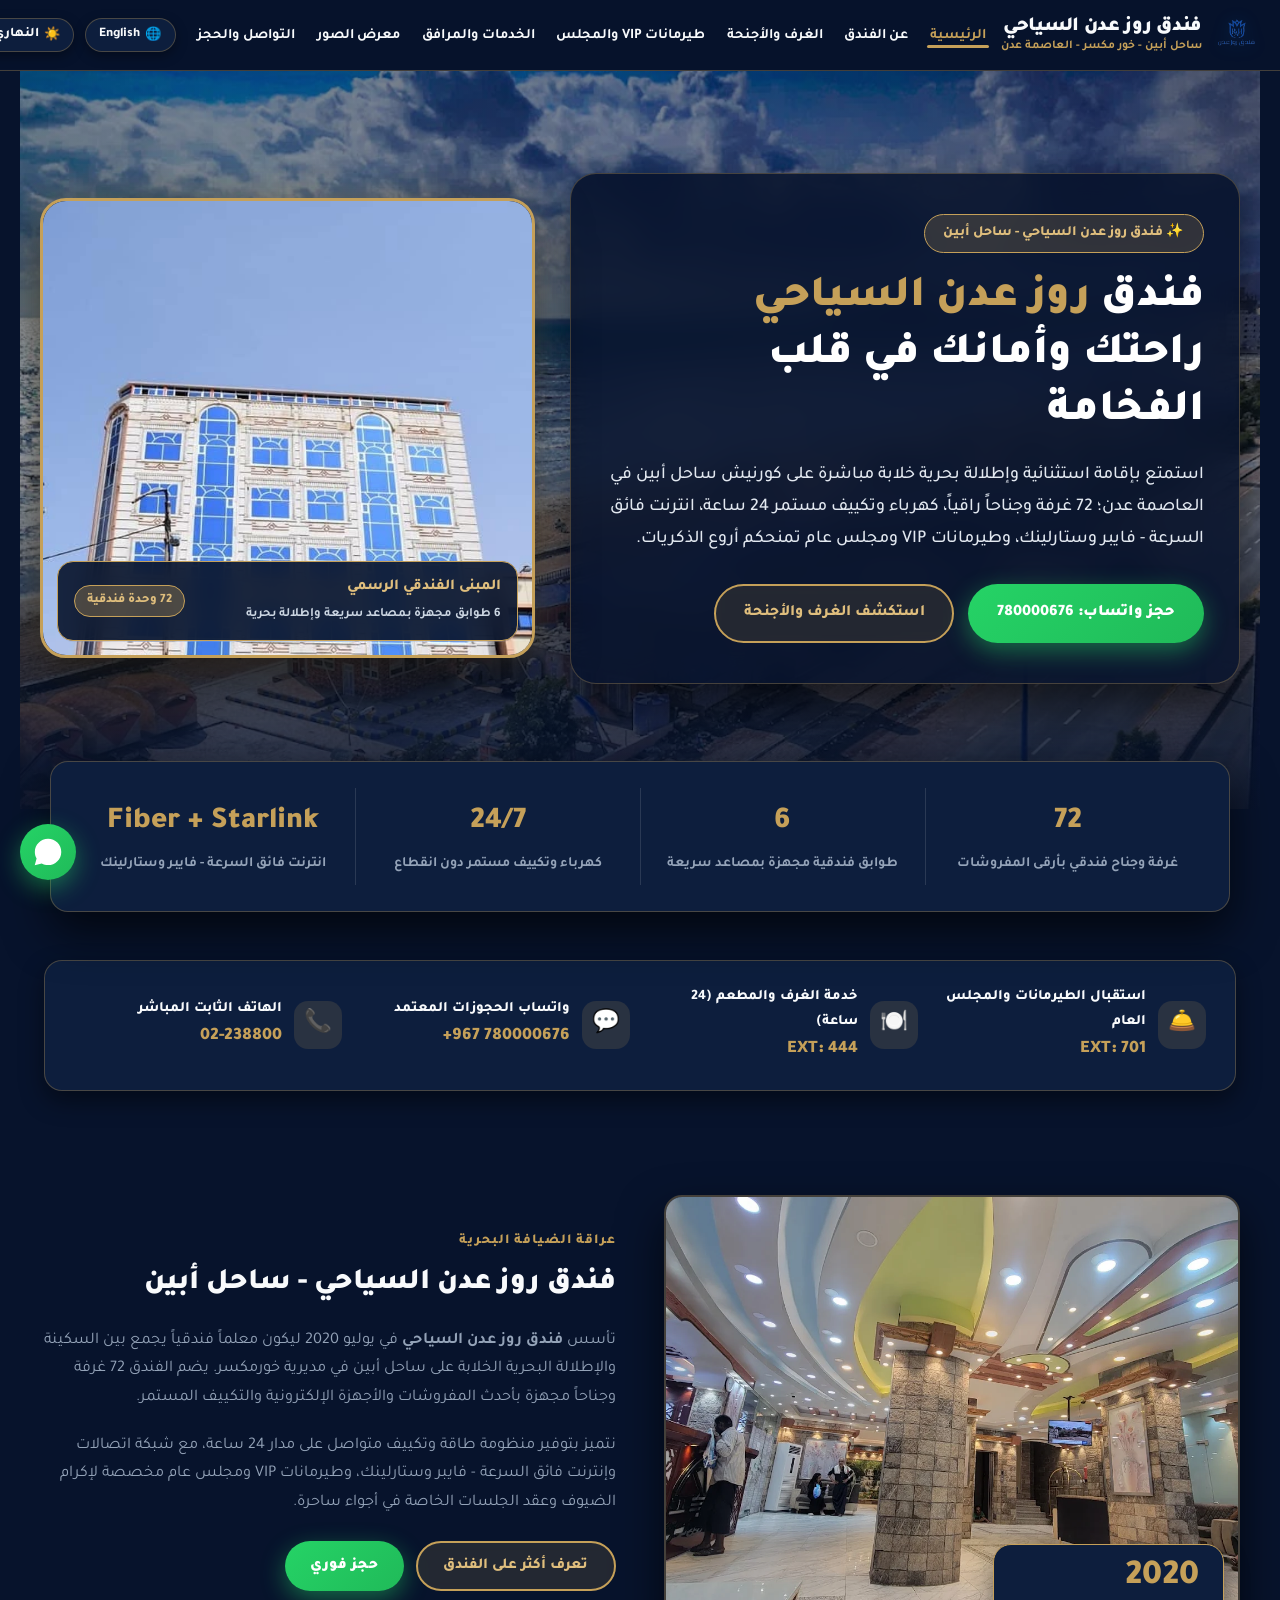
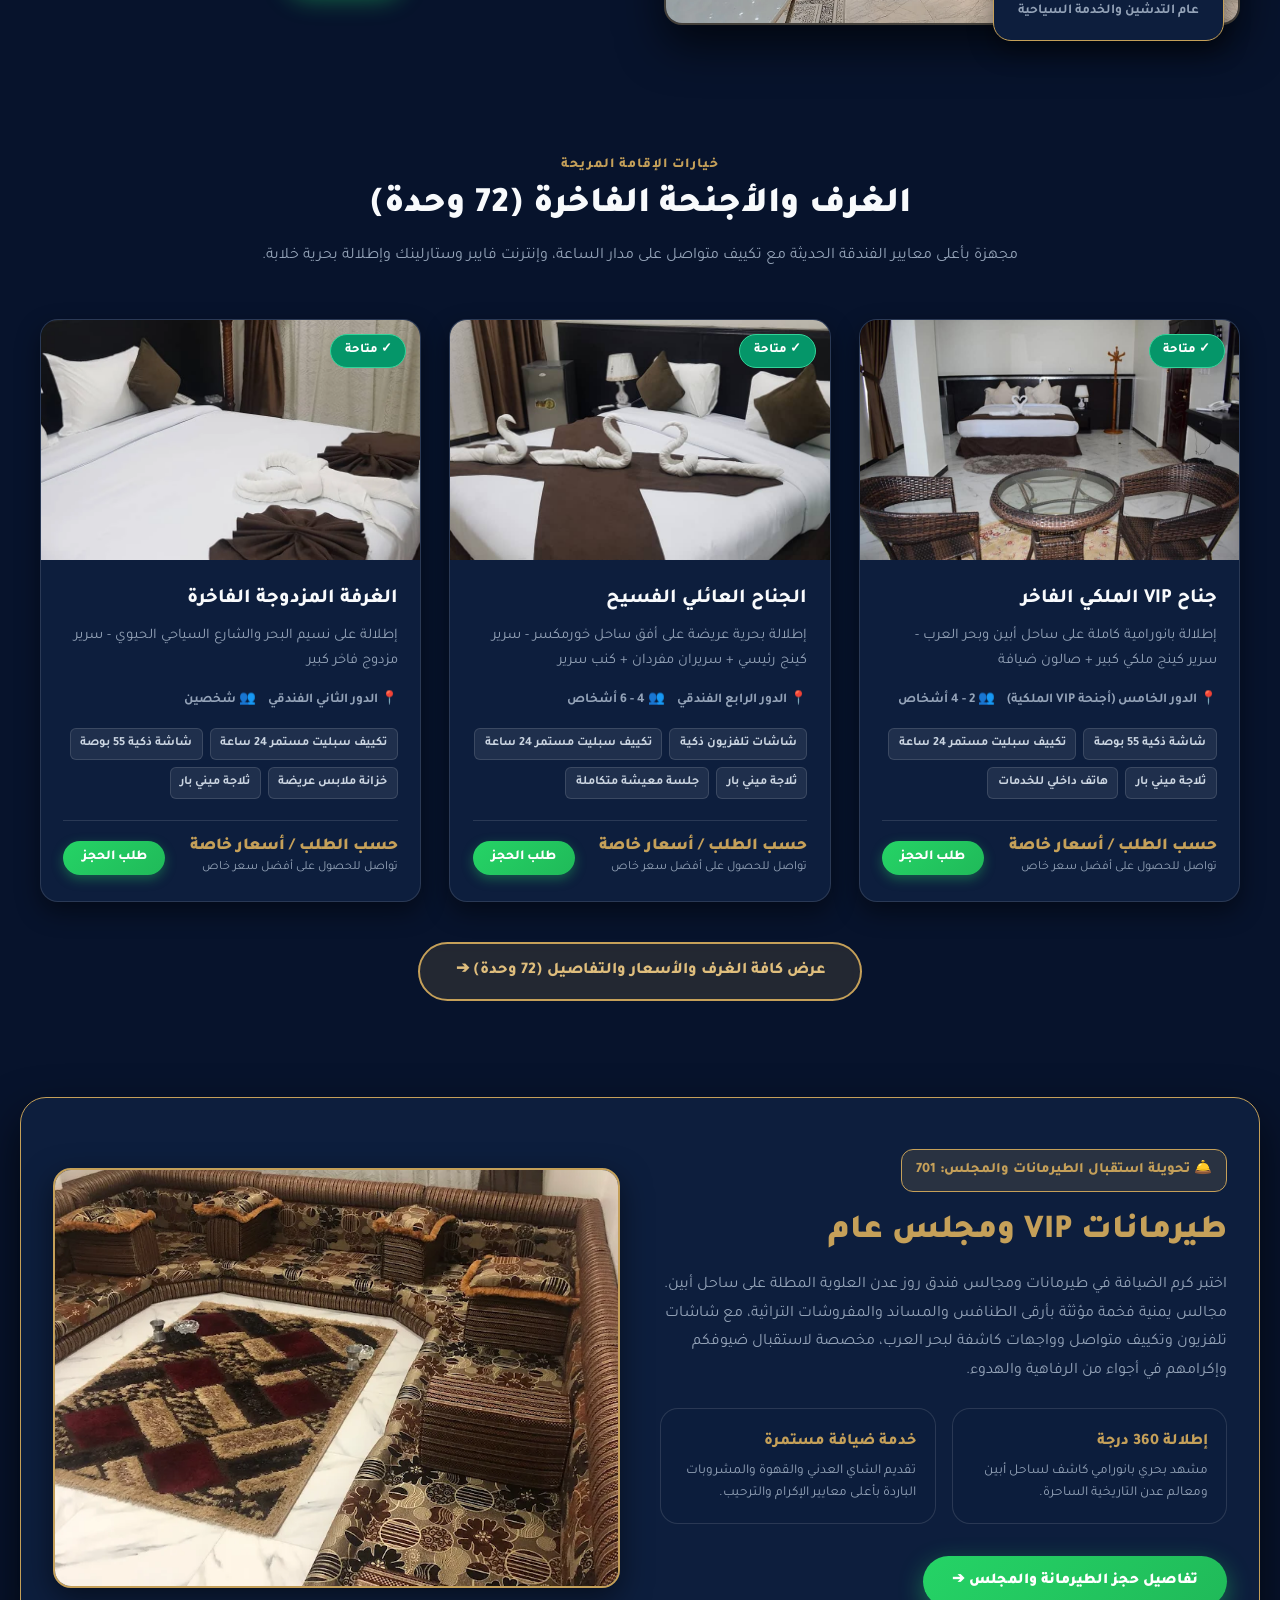
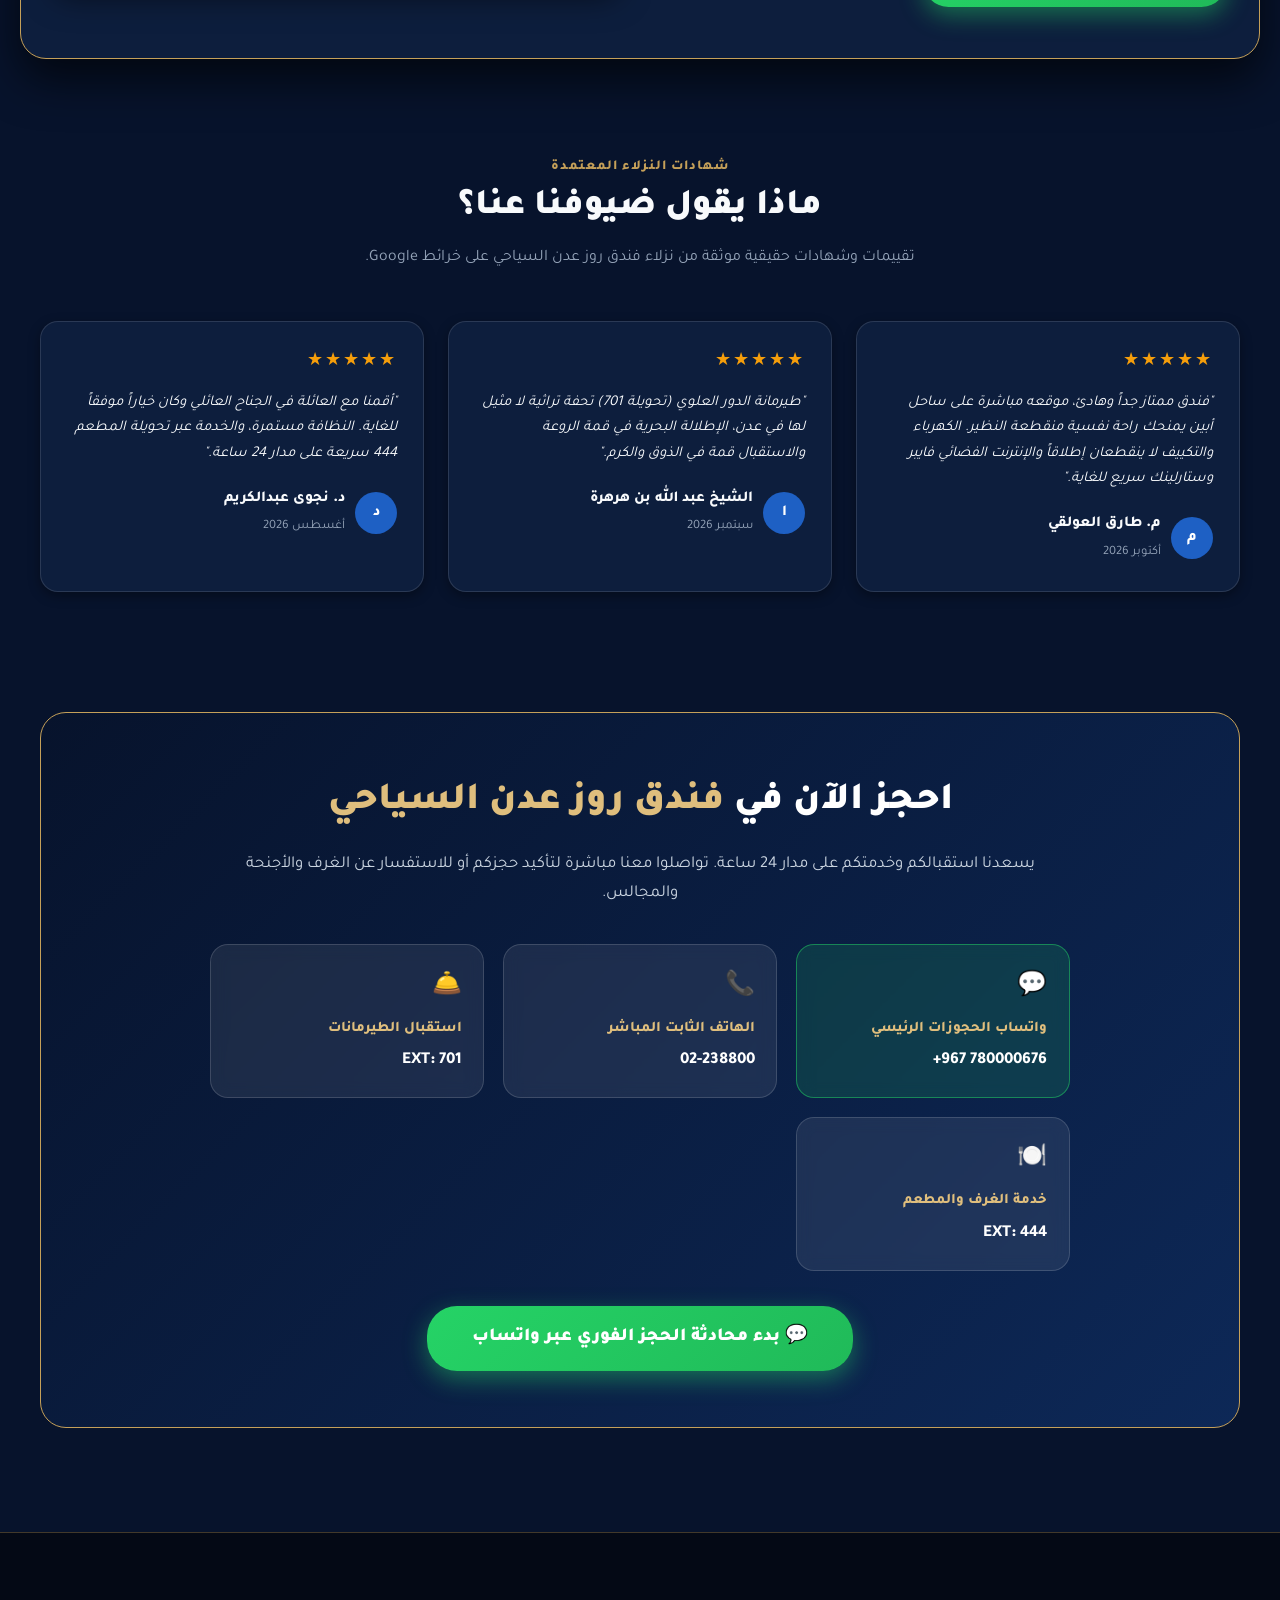
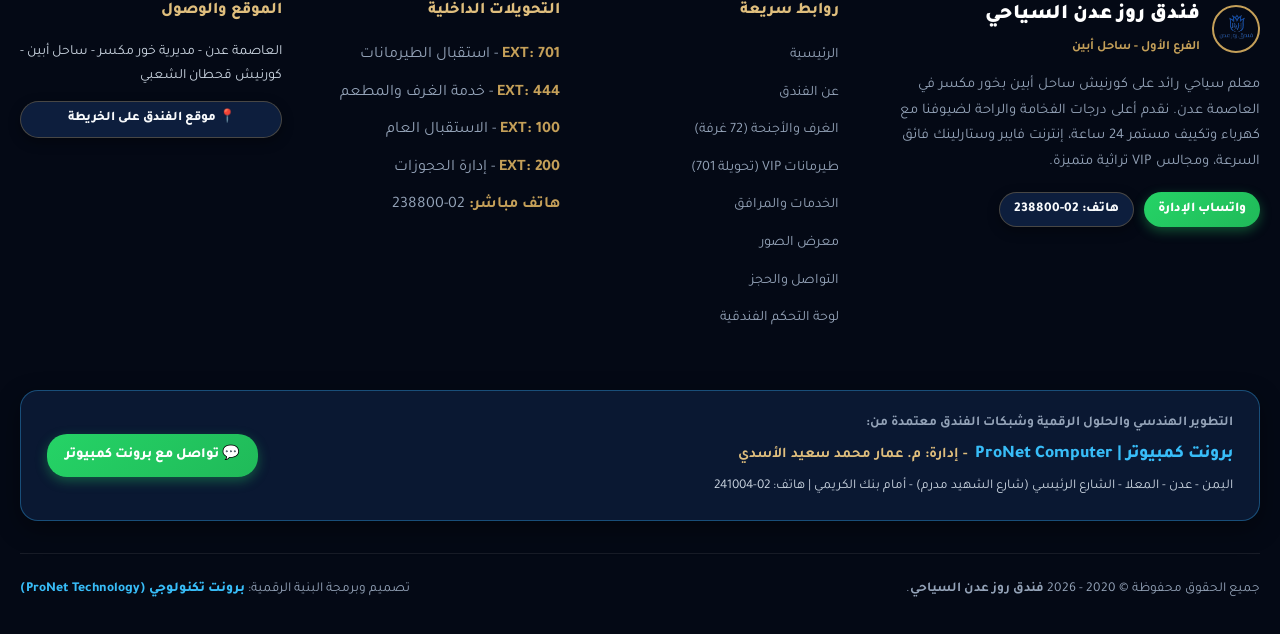
<file: index.html>
<!DOCTYPE html>
<html lang="ar" dir="rtl" data-theme="dark">
<head>
  <meta charset="UTF-8">
  <meta name="viewport" content="width=device-width, initial-scale=1.0">
  <title>الرئيسية | فندق روز عدن السياحي (ساحل أبين)</title>
  
  <!-- Favicon -->
  <link rel="icon" type="image/png" href="assets/favicon.png">
  <link rel="apple-touch-icon" href="assets/favicon.png">

  <!-- Typography -->
  <link rel="preconnect" href="https://fonts.googleapis.com">
  <link rel="preconnect" href="https://fonts.gstatic.com" crossorigin>
  <link href="https://fonts.googleapis.com/css2?family=Tajawal:wght@300;400;500;700;800;900&family=Plus+Jakarta+Sans:wght@400;600;700;800&display=swap" rel="stylesheet">

  <link rel="stylesheet" href="css/style.css">
</head>
<body>
  
  <!-- Header & Navigation -->
  <header>
    <div class="nav-container">
      <a href="index.html" class="logo-container">
        <img src="assets/logo.png" alt="فندق روز عدن السياحي" class="logo-img">
        <div class="logo-text">
          <h1 id="navTitle" data-bind="hotelName">فندق روز عدن السياحي</h1>
          <span id="navSub">ساحل أبين - خور مكسر - العاصمة عدن</span>
        </div>
      </a>

      <div class="nav-controls">
        <ul class="nav-links">
          <li><a href="index.html" id="nlHome" class="active">الرئيسية</a></li>
          <li><a href="about.html" id="nlAbout" class="">عن الفندق</a></li>
          <li><a href="rooms.html" id="nlRooms" class="">الغرف والأجنحة</a></li>
          <li><a href="tairmanah.html" id="nlVip" class="">طيرمانات VIP والمجلس</a></li>
          <li><a href="services.html" id="nlServices" class="">الخدمات والمرافق</a></li>
          <li><a href="gallery.html" id="nlGallery" class="">معرض الصور</a></li>
          <li><a href="contact.html" id="nlContact" class="">التواصل والحجز</a></li>
          <li class="nav-drawer-actions">
            <a href="admin.html" class="nav-admin-link" style="justify-content:center; padding:0.65rem;">
              ⚙️ الدخول إلى لوحة التحكم الفندقية
            </a>
            <a href="https://wa.me/967780000676?text=%D9%85%D8%B1%D8%AD%D8%A8%D8%A7%D9%8B%20%D9%81%D9%86%D8%AF%D9%82%20%D8%B1%D9%88%D8%B2%20%D8%B9%D8%AF%D9%86%20%D8%A7%D9%84%D8%B3%D9%8A%D8%A7%D8%AD%D9%8A%D8%8C%20%D8%A3%D8%B1%D8%BA%D8%A8%20%D8%A8%D8%A7%D9%84%D8%AD%D8%AC%D8%B2" target="_blank" class="btn-nav-book" style="justify-content:center; padding:0.65rem;">
              💬 حجز مباشر عبر واتساب: 780000676
            </a>
          </li>
        </ul>

        <!-- Language Toggle Button -->
        <button class="btn-toggle" id="btnLangToggle" onclick="toggleLanguage()" title="تغيير اللغة / Switch Language">
          🌐 <span id="langBtnText">English</span>
        </button>

        <!-- Theme Toggle Button (Day / Night) -->
        <button class="btn-toggle" id="btnThemeToggle" onclick="toggleTheme()" title="الوضع الليلي / النهاري">
          <span id="themeBtnIcon">☀️</span> <span id="themeBtnText">النهاري</span>
        </button>

        <!-- Admin Control Panel Link -->
        <a href="admin.html" class="nav-admin-link" title="لوحة التحكم الفندقية">
          ⚙️ <span id="nlAdmin">لوحة التحكم</span>
        </a>

        <!-- Direct WhatsApp Booking Nav Button -->
        <a href="https://wa.me/967780000676?text=%D9%85%D8%B1%D8%AD%D8%A8%D8%A7%D9%8B%20%D9%81%D9%86%D8%AF%D9%82%20%D8%B1%D9%88%D8%B2%20%D8%B9%D8%AF%D9%86%20%D8%A7%D9%84%D8%B3%D9%8A%D8%A7%D8%AD%D9%8A%D8%8C%20%D8%A3%D8%B1%D8%BA%D8%A8%20%D8%A8%D8%A7%D9%84%D8%AD%D8%AC%D8%B2" target="_blank" class="btn-nav-book">
          <svg width="18" height="18" viewBox="0 0 24 24" fill="currentColor"><path d="M12.04 2c-5.46 0-9.91 4.45-9.91 9.91 0 1.75.46 3.45 1.32 4.95L2.05 22l5.25-1.38c1.45.79 3.08 1.21 4.74 1.21 5.46 0 9.91-4.45 9.91-9.91 0-2.65-1.03-5.14-2.9-7.01A9.816 9.816 0 0 0 12.04 2z"/></svg>
          <span id="navBookText">واتساب: 780000676</span>
        </a>

        <!-- Mobile Nav Hamburger -->
        <button class="mobile-nav-toggle" onclick="toggleMobileNav()" aria-label="القائمة">☰</button>
      </div>
    </div>
  </header>


  
  <!-- Hero Section with Clear Sea View Background & Integrated Hotel Building -->
  <section class="hero" id="home">
    <div class="hero-container">
      
      <!-- Text & Booking Actions in Elegant Glassmorphism Card -->
      <div class="hero-text-card">
        <div class="hero-badge" id="heroBadge">✨ فندق روز عدن السياحي - ساحل أبين</div>
        <h2 class="hero-title" id="heroTitle">فندق <span>روز عدن السياحي</span><br>راحتك وأمانك في قلب الفخامة</h2>
        <p class="hero-subtitle" id="heroSub">
          استمتع بإقامة استثنائية وإطلالة بحرية خلابة مباشرة على كورنيش ساحل أبين في العاصمة عدن؛ 72 غرفة وجناحاً راقياً، كهرباء وتكييف مستمر 24 ساعة، انترنت فائق السرعة - فايبر وستارلينك، وطيرمانات VIP ومجلس عام تمنحكم أروع الذكريات.
        </p>
        <div class="hero-actions">
          <a href="https://wa.me/967780000676?text=%D9%85%D8%B1%D8%AD%D8%A8%D8%A7%D9%8B%20%D9%81%D9%86%D8%AF%D9%82%20%D8%B1%D9%88%D8%B2%20%D8%B9%D8%AF%D9%86%20%D8%A7%D9%84%D8%B3%D9%8A%D8%A7%D8%AD%D9%8A%D8%8C%20%D8%A3%D8%B1%D8%BA%D8%A8%20%D8%A8%D8%A7%D9%84%D8%AD%D8%AC%D8%B2" target="_blank" class="btn-whatsapp-hero" id="heroBtnWa">
            <svg width="22" height="22" viewBox="0 0 24 24" fill="currentColor"><path d="M12.04 2c-5.46 0-9.91 4.45-9.91 9.91 0 1.75.46 3.45 1.32 4.95L2.05 22l5.25-1.38c1.45.79 3.08 1.21 4.74 1.21 5.46 0 9.91-4.45 9.91-9.91 0-2.65-1.03-5.14-2.9-7.01A9.816 9.816 0 0 0 12.04 2z"/></svg>
            <span>حجز واتساب: 780000676</span>
          </a>
          <a href="rooms.html" class="btn-outline-gold" id="heroBtnRooms">استكشف الغرف والأجنحة</a>
        </div>
      </div>

      <!-- Integrated Hotel Building Showcase Card -->
      <div class="hero-building-card">
        <img src="assets/building.jpg" alt="مبنى فندق روز عدن السياحي الرسمي">
        <div class="building-badge-overlay">
          <div>
            <h4 id="bldgBadgeT">المبنى الفندقي الرسمي</h4>
            <span id="bldgBadgeS">6 طوابق مجهزة بمصاعد سريعة وإطلالة بحرية</span>
          </div>
          <span style="background: rgba(197, 160, 89, 0.3); border: 1px solid var(--accent-gold); padding: 4px 12px; border-radius: 20px; font-weight: 800; font-size: 0.8rem; color: var(--accent-gold-light);">72 وحدة فندقية</span>
        </div>
      </div>

    </div>
  </section>

  <!-- Key Metrics Banner -->
  <div class="metrics-bar">
    <div class="metric-item">
      <div class="metric-value">72</div>
      <div class="metric-label" id="mbRooms">غرفة وجناح فندقي بأرقى المفروشات</div>
    </div>
    <div class="metric-item">
      <div class="metric-value">6</div>
      <div class="metric-label" id="mbFloors">طوابق فندقية مجهزة بمصاعد سريعة</div>
    </div>
    <div class="metric-item">
      <div class="metric-value">24/7</div>
      <div class="metric-label" id="mbPower">كهرباء وتكييف مستمر دون انقطاع</div>
    </div>
    <div class="metric-item">
      <div class="metric-value">Fiber + Starlink</div>
      <div class="metric-label" id="mbNet">انترنت فائق السرعة - فايبر وستارلينك</div>
    </div>
  </div>


  <main>
    
  <!-- Hotel Internal Extensions Banner -->
  <div style="max-width: 1240px; margin: 0 auto; padding: 0 1.5rem;">
    <div class="extensions-banner">
      <div class="ext-box">
        <div class="ext-icon">🛎️</div>
        <div class="ext-info">
          <h5 id="extH1">استقبال الطيرمانات والمجلس العام</h5>
          <span>EXT: 701</span>
        </div>
      </div>
      <div class="ext-box">
        <div class="ext-icon">🍽️</div>
        <div class="ext-info">
          <h5 id="extH2">خدمة الغرف والمطعم (24 ساعة)</h5>
          <span>EXT: 444</span>
        </div>
      </div>
      <div class="ext-box">
        <div class="ext-icon">💬</div>
        <div class="ext-info">
          <h5 id="extH3">واتساب الحجوزات المعتمد</h5>
          <span>+967 780000676</span>
        </div>
      </div>
      <div class="ext-box">
        <div class="ext-icon">📞</div>
        <div class="ext-info">
          <h5 id="extH4">الهاتف الثابت المباشر</h5>
          <span>02-238800</span>
        </div>
      </div>
    </div>
  </div>

  <!-- About Section -->
  <section id="about">
    <div class="about-grid">
      <div class="about-img-wrapper">
        <img src="assets/lobby.jpg" alt="صالة الاستقبال واللوبي فندق روز عدن" class="about-main-img">
        <div class="about-year-badge">
          <div style="font-size:2.2rem; font-weight:900; color:var(--accent-gold); line-height:1;">2020</div>
          <div style="font-size:0.85rem; color:var(--text-muted); margin-top:4px; font-weight:700;">عام التدشين والخدمة السياحية</div>
        </div>
      </div>
      <div>
        <span class="section-tag">عراقة الضيافة البحرية</span>
        <h3 style="font-size:1.85rem; font-weight:900; margin-bottom:1rem;">فندق روز عدن السياحي - ساحل أبين</h3>
        <p style="color:var(--text-muted); font-size:1.02rem; margin-bottom:1.2rem;">
          تأسس <strong>فندق روز عدن السياحي</strong> في يوليو 2020 ليكون معلماً فندقياً يجمع بين السكينة والإطلالة البحرية الخلابة على ساحل أبين في مديرية خورمكسر. يضم الفندق 72 غرفة وجناحاً مجهزة بأحدث المفروشات والأجهزة الإلكترونية والتكييف المستمر.
        </p>
        <p style="color:var(--text-muted); font-size:1.02rem; margin-bottom:1.2rem;">
          نتميز بتوفير منظومة طاقة وتكييف متواصل على مدار 24 ساعة، مع شبكة اتصالات وإنترنت فائق السرعة - فايبر وستارلينك، وطيرمانات VIP ومجلس عام مخصصة لإكرام الضيوف وعقد الجلسات الخاصة في أجواء ساحرة.
        </p>
        <div style="display:flex; gap:12px; margin-top:1.5rem;">
          <a href="about.html" class="btn-outline-gold" style="font-size:0.95rem; padding:0.6rem 1.6rem;">تعرف أكثر على الفندق</a>
          <a href="https://wa.me/967780000676" target="_blank" class="btn-whatsapp-hero" style="font-size:0.95rem; padding:0.6rem 1.6rem;">حجز فوري</a>
        </div>
      </div>
    </div>
  </section>

  <!-- Featured Rooms Section -->
  <section id="rooms">
    <div class="section-header">
      <span class="section-tag">خيارات الإقامة المريحة</span>
      <h2 class="section-title">الغرف والأجنحة الفاخرة (72 وحدة)</h2>
      <p class="section-desc">مجهزة بأعلى معايير الفندقة الحديثة مع تكييف متواصل على مدار الساعة، وإنترنت فايبر وستارلينك وإطلالة بحرية خلابة.</p>
    </div>

    <div class="rooms-grid">
      <!-- Room 1 -->
      <div class="room-card" data-type="vip">
        <div class="room-img-box">
          <img src="assets/suite_vip.jpg" alt="أجنحة VIP الفاخرة - فندق روز عدن">
          <span class="room-tag">VIP جناح ملكي فاخر</span>
        </div>
        <div class="room-info">
          <h3 class="room-title">أجنحة VIP الملكية</h3>
          <p class="room-desc">أجنحة واسعة مؤثثة بأرقى التصاميم الفندقية، صالون وجلسة خاصة مع طاولة ضيافة، سرير كينج مريح، إطلالة بحرية بانورامية، وخدمة فندقية مدار الساعة.</p>
          <div class="room-amenities">
            <span class="amenity-chip">سرير كينج فاخر</span>
            <span class="amenity-chip">صالون ضيافة مستقل</span>
            <span class="amenity-chip">شاشة ذكية 55 بوصة</span>
            <span class="amenity-chip">تكييف سبليت 24h</span>
          </div>
          <div class="room-footer">
            <div class="room-pricing">
              <span class="room-price-main" style="font-size:1.05rem; color:#c5a059; font-weight:900;">حسب الطلب / أسعار خاصة</span>
              <span class="room-price-sub">(تواصل للحصول على أفضل سعر خاص)</span>
            </div>
            <button class="btn-book-room" onclick="openBookingModal(1)">طلب الحجز</button>
          </div>
        </div>
      </div>

      <!-- Room 2 -->
      <div class="room-card" data-type="family">
        <div class="room-img-box">
          <img src="assets/room_family.jpg" alt="الغرف العائلية الفاخرة">
          <span class="room-tag">غرفة عائلية واسعة</span>
        </div>
        <div class="room-info">
          <h3 class="room-title">الغرف والأجنحة العائلية</h3>
          <p class="room-desc">إقامة مثالية للعائلات مع سرير كبير وأسرّة إضافية، ثلاجة صغيرة، هاتف خدمة مباشر، وإضاءة مريحة تضمن أعلى درجات الراحة والسكينة.</p>
          <div class="room-amenities">
            <span class="amenity-chip">سرير رئيسي + سريرين</span>
            <span class="amenity-chip">ثلاجة عائلية</span>
            <span class="amenity-chip">جلسة مريحة</span>
            <span class="amenity-chip">إنترنت فائق السرعة</span>
          </div>
          <div class="room-footer">
            <div class="room-pricing">
              <span class="room-price-main" style="font-size:1.05rem; color:#c5a059; font-weight:900;">حسب الطلب / أسعار خاصة</span>
              <span class="room-price-sub">(تواصل للحصول على أفضل سعر خاص)</span>
            </div>
            <button class="btn-book-room" onclick="openBookingModal(2)">طلب الحجز</button>
          </div>
        </div>
      </div>

      <!-- Room 3 -->
      <div class="room-card" data-type="double">
        <div class="room-img-box">
          <img src="assets/room_twin.jpg" alt="الغرف المزدوجة الراقية">
          <span class="room-tag">غرف ثنائية / مزدوجة</span>
        </div>
        <div class="room-info">
          <h3 class="room-title">غرف مزدوجة فاخرة</h3>
          <p class="room-desc">مجهزة بأسرّة فندقية مريحة ومفروشات نقية، ملائمة تماماً للمسافرين والأصدقاء ورجال الأعمال، مع تكييف مستمر وخدمة غرف على مدار الساعة.</p>
          <div class="room-amenities">
            <span class="amenity-chip">سرير مزدوج أو سريرين</span>
            <span class="amenity-chip">تكييف متواصل</span>
            <span class="amenity-chip">خزانة وثلاجة</span>
            <span class="amenity-chip">شاشة LED</span>
          </div>
          <div class="room-footer">
            <div class="room-pricing">
              <span class="room-price-main" style="font-size:1.05rem; color:#c5a059; font-weight:900;">حسب الطلب / أسعار خاصة</span>
              <span class="room-price-sub">(تواصل للحصول على أفضل سعر خاص)</span>
            </div>
            <button class="btn-book-room" onclick="openBookingModal(3)">طلب الحجز</button>
          </div>
        </div>
      </div>
    </div>

    <div style="text-align:center; margin-top:2.5rem;">
      <a href="rooms.html" class="btn-outline-gold" style="font-size:1.02rem; padding:0.8rem 2.2rem;">
        عرض كافة الغرف والأسعار والتفاصيل (72 وحدة) ➔
      </a>
    </div>
  </section>

  <!-- VIP Tairmanah Highlight Section -->
  <section id="vip" class="vip-section">
    <div class="vip-grid">
      <div class="vip-content">
        <div class="vip-extension-badge">
          <span>🛎️ تحويلة استقبال الطيرمانات والمجلس: 701</span>
        </div>
        <h3>طيرمانات VIP ومجلس عام</h3>
        <p>
          اختبر كرم الضيافة في طيرمانات ومجالس فندق روز عدن العلوية المطلة على ساحل أبين. مجالس يمنية فخمة مؤثثة بأرقى الطنافس والمساند والمفروشات التراثية، مع شاشات تلفزيون وتكييف متواصل وواجهات كاشفة لبحر العرب، مخصصة لاستقبال ضيوفكم وإكرامهم في أجواء من الرفاهية والهدوء.
        </p>
        <div class="vip-card-box">
          <div class="vip-feature-card">
            <h4>إطلالة 360 درجة</h4>
            <p>مشهد بحري بانورامي كاشف لساحل أبين ومعالم عدن التاريخية الساحرة.</p>
          </div>
          <div class="vip-feature-card">
            <h4>خدمة ضيافة مستمرة</h4>
            <p>تقديم الشاي العدني والقهوة والمشروبات الباردة بأعلى معايير الإكرام والترحيب.</p>
          </div>
        </div>
        <div style="margin-top:2rem;">
          <a href="tairmanah.html" class="btn-whatsapp-hero" style="font-size:0.95rem; padding:0.75rem 1.8rem;">
            تفاصيل حجز الطيرمانة والمجلس ➔
          </a>
        </div>
      </div>
      <div>
        <img src="assets/tairmanah.jpg" alt="طيرمانات VIP ومجلس عام فندق روز عدن" class="vip-img">
      </div>
    </div>
  </section>

  <!-- Guest Reviews Section -->
  <section id="reviews">
    <div class="section-header">
      <span class="section-tag">شهادات النزلاء المعتمدة</span>
      <h2 class="section-title">ماذا يقول ضيوفنا عنا؟</h2>
      <p class="section-desc">تقييمات وشهادات حقيقية موثقة من نزلاء فندق روز عدن السياحي على خرائط Google.</p>
    </div>

    <div class="reviews-grid">
      <div class="review-card">
        <div class="stars">★★★★★</div>
        <p class="review-quote">"فندق ممتاز جداً وهادئ، موقعه مباشرة على ساحل أبين يمنحك راحة نفسية منقطعة النظير. الكهرباء والتكييف لا ينقطعان إطلاقاً والإنترنت الفضائي فايبر وستارلينك سريع للغاية."</p>
        <div class="reviewer">
          <div class="reviewer-avatar">ط</div>
          <div class="reviewer-info">
            <h5>م. طارق العولقي</h5>
            <span>نزيل موثق على Google Maps</span>
          </div>
        </div>
      </div>

      <div class="review-card">
        <div class="stars">★★★★★</div>
        <p class="review-quote">"طيرمانة الدور العلوي (تحويلة 701) تحفة تراثية لا مثيل لها في عدن، الإطلالة البحرية في قمة الروعة والاستقبال قمة في الذوق والكرم."</p>
        <div class="reviewer">
          <div class="reviewer-avatar">ع</div>
          <div class="reviewer-info">
            <h5>الشيخ عبد الله بن هرهرة</h5>
            <span>نزيل في طيرمانة VIP</span>
          </div>
        </div>
      </div>

      <div class="review-card">
        <div class="stars">★★★★★</div>
        <p class="review-quote">"أقمنا مع العائلة في الجناح العائلي وكان خياراً موفقاً للغاية. النظافة مستمرة، والخدمة عبر تحويلة المطعم 444 سريعة على مدار 24 ساعة."</p>
        <div class="reviewer">
          <div class="reviewer-avatar">ن</div>
          <div class="reviewer-info">
            <h5>د. نجوى عبدالكريم</h5>
            <span>إقامة عائلية فاخرة</span>
          </div>
        </div>
      </div>
    </div>
  </section>

  <!-- Quick Booking & WhatsApp Section -->
  <section id="contact" style="padding-top:1rem;">
    <div class="booking-section">
      <div class="booking-content">
        <h2 class="booking-title">احجز الآن في <span>فندق روز عدن السياحي</span></h2>
        <p class="booking-desc">
          يسعدنا استقبالكم وخدمتكم على مدار 24 ساعة. تواصلوا معنا مباشرة لتأكيد حجزكم أو للاستفسار عن الغرف والأجنحة والمجالس.
        </p>

        <div class="contact-cards">
          <a href="https://wa.me/967780000676?text=مرحبا_فندق_روز_عدن" target="_blank" class="c-card whatsapp-card">
            <div class="c-card-icon">💬</div>
            <h5>واتساب الحجوزات الرئيسي</h5>
            <p>+967 780000676</p>
          </a>
          <a href="tel:02238800" class="c-card">
            <div class="c-card-icon">📞</div>
            <h5>الهاتف الثابت المباشر</h5>
            <p>02-238800</p>
          </a>
          <div class="c-card">
            <div class="c-card-icon">🛎️</div>
            <h5>استقبال الطيرمانات</h5>
            <p>EXT: 701</p>
          </div>
          <div class="c-card">
            <div class="c-card-icon">🍽️</div>
            <h5>خدمة الغرف والمطعم</h5>
            <p>EXT: 444</p>
          </div>
        </div>

        <a href="https://wa.me/967780000676?text=%D9%85%D8%B1%D8%AD%D8%A8%D8%A7%D9%8B%20%D9%81%D9%86%D8%AF%D9%82%20%D8%B1%D9%88%D8%B2%20%D8%B9%D8%AF%D9%86%20%D8%A7%D9%84%D8%B3%D9%8A%D8%A7%D8%AD%D9%8A%D8%8C%20%D8%A3%D8%B1%D8%BA%D8%A8%20%D8%A8%D8%A7%D9%84%D8%AD%D8%AC%D8%B2" target="_blank" class="btn-whatsapp-hero" style="font-size:1.15rem; padding:1rem 2.8rem;">
          💬 بدء محادثة الحجز الفوري عبر واتساب
        </a>
      </div>
    </div>
  </section>

  </main>

  
  <!-- Footer & Official ProNet Technical Attribution -->
  <footer>
    <div class="footer-grid">
      <div class="footer-brand">
        <div style="display:flex; align-items:center; gap:12px; margin-bottom:12px;">
          <img src="assets/logo_emblem.png" alt="شعار فندق روز عدن" style="height:48px; width:48px; object-fit:cover; border-radius:50%; border:2px solid var(--accent-gold);">
          <div>
            <h4 style="margin:0; color:#fff;" data-bind="hotelName">فندق روز عدن السياحي</h4>
            <span style="color:var(--accent-gold); font-size:0.8rem; font-weight:700;">الفرع الأول - ساحل أبين</span>
          </div>
        </div>
        <p>
          معلم سياحي رائد على كورنيش ساحل أبين بخور مكسر في العاصمة عدن. نقدم أعلى درجات الفخامة والراحة لضيوفنا مع كهرباء وتكييف مستمر 24 ساعة، إنترنت فايبر وستارلينك فائق السرعة، ومجالس VIP تراثية متميزة.
        </p>
        <div style="margin-top:1rem; display:flex; flex-wrap:wrap; gap:10px;">
          <a href="https://wa.me/967780000676" target="_blank" class="pronet-wa-btn" style="padding:5px 14px; font-size:0.84rem;">واتساب الإدارة</a>
          <a href="tel:02238800" class="btn-toggle" style="font-size:0.84rem; padding:5px 14px;">هاتف: 02-238800</a>
        </div>
      </div>

      <div class="footer-col">
        <h5>روابط سريعة</h5>
        <ul>
          <li><a href="index.html">الرئيسية</a></li>
          <li><a href="about.html">عن الفندق</a></li>
          <li><a href="rooms.html">الغرف والأجنحة (72 غرفة)</a></li>
          <li><a href="tairmanah.html">طيرمانات VIP (تحويلة 701)</a></li>
          <li><a href="services.html">الخدمات والمرافق</a></li>
          <li><a href="gallery.html">معرض الصور</a></li>
          <li><a href="contact.html">التواصل والحجز</a></li>
          <li><a href="admin.html">لوحة التحكم الفندقية</a></li>
        </ul>
      </div>

      <div class="footer-col">
        <h5>التحويلات الداخلية</h5>
        <ul>
          <li><strong style="color:var(--accent-gold);">EXT: <span data-bind="ext701">701</span></strong> - استقبال الطيرمانات</li>
          <li><strong style="color:var(--accent-gold);">EXT: <span data-bind="ext444">444</span></strong> - خدمة الغرف والمطعم</li>
          <li><strong style="color:var(--accent-gold);">EXT: 100</strong> - الاستقبال العام</li>
          <li><strong style="color:var(--accent-gold);">EXT: 200</strong> - إدارة الحجوزات</li>
          <li><strong style="color:var(--accent-gold);">هاتف مباشر:</strong> <span data-bind="phone">02-238800</span></li>
        </ul>
      </div>

      <div class="footer-col">
        <h5>الموقع والوصول</h5>
        <p style="font-size:0.88rem; color:#cbd5e1; line-height:1.7;" data-bind="address">
          العاصمة عدن - مديرية خور مكسر - ساحل أبين - كورنيش قحطان الشعبي - مباشرة أمام الشاطئ، بالقرب من مطار عدن الدولي.
        </p>
        <div style="margin-top:12px;">
          <a href="https://maps.app.goo.gl/uP6U2BwVzC2J2" target="_blank" class="btn-toggle" style="font-size:0.82rem; padding:6px 12px; width:100%; justify-content:center;">
            📍 موقع الفندق على الخريطة
          </a>
        </div>
      </div>
    </div>

    <!-- Official ProNet Branding Box -->
    <div class="pronet-box">
      <div class="pronet-info">
        <div class="p-header">التطوير الهندسي والحلول الرقمية وشبكات الفندق معتمدة من:</div>
        <div style="display:flex; align-items:center; flex-wrap:wrap; gap:8px;">
          <a href="https://wa.me/967775043020" target="_blank" class="pronet-link-co">
            برونت كمبيوتر | ProNet Computer
          </a>
          <span class="pronet-eng">- إدارة: م. عمار محمد سعيد الأسدي</span>
        </div>
        <div class="pronet-addr">
          اليمن - عدن - المعلا - الشارع الرئيسي (شارع الشهيد مدرم) - أمام بنك الكريمي | هاتف: 02-241004
        </div>
      </div>
      <div class="pronet-actions">
        <a href="https://wa.me/967775043020?text=مرحبا_برونت_كمبيوتر" target="_blank" class="pronet-wa-btn">
          💬 تواصل مع برونت كمبيوتر
        </a>
      </div>
    </div>

    <div class="footer-bottom">
      <div>
        جميع الحقوق محفوظة &copy; 2020 - 2026 <strong data-bind="hotelName">فندق روز عدن السياحي (الفرع الأول)</strong>.
      </div>
      <div>
        تصميم وبرمجة البنية الرقمية: <span style="color:#38bdf8; font-weight:800;">برونت تكنولوجي (ProNet Technology)</span>
      </div>
    </div>
  </footer>

  <!-- Floating WhatsApp Button -->
  <a href="https://wa.me/967780000676?text=%D9%85%D8%B1%D8%AD%D8%A8%D8%A7%D9%8B%20%D9%81%D9%86%D8%AF%D9%82%20%D8%B1%D9%88%D8%B2%20%D8%B9%D8%AF%D9%86%20%D8%A7%D9%84%D8%B3%D9%8A%D8%A7%D8%AD%D9%8A" target="_blank" class="float-whatsapp" title="تواصل مباشر عبر واتساب">
    <svg viewBox="0 0 24 24"><path d="M12.04 2c-5.46 0-9.91 4.45-9.91 9.91 0 1.75.46 3.45 1.32 4.95L2.05 22l5.25-1.38c1.45.79 3.08 1.21 4.74 1.21 5.46 0 9.91-4.45 9.91-9.91 0-2.65-1.03-5.14-2.9-7.01A9.816 9.816 0 0 0 12.04 2z"/></svg>
  </a>

  <!-- Booking Modal -->
  <div class="modal-overlay" id="bookingModal">
    <div class="modal-box">
      <button class="modal-close" aria-label="إغلاق">&times;</button>
      <h3 class="modal-title">تأكيد حجز الإقامة الفندقية</h3>
      <div class="modal-subtitle" id="bmRoomTitle">جناح VIP الملكي الفاخر</div>

      <form id="bookingModalForm">
        <div class="form-row">
          <div class="form-group">
            <label>اسم الضيف الكريم / النزيل:</label>
            <input type="text" class="form-control" id="bmGuestName" required placeholder="الاسم ثلاثي">
          </div>
          <div class="form-group">
            <label>رقم الهاتف / الواتساب:</label>
            <input type="tel" class="form-control" id="bmGuestPhone" required placeholder="مثال: 771234567" style="direction:ltr; text-align:right;">
          </div>
        </div>

        <div class="form-row">
          <div class="form-group">
            <label>تاريخ الدخول المتوقع:</label>
            <input type="date" class="form-control" id="bmCheckIn" required>
          </div>
          <div class="form-group">
            <label>تاريخ المغادرة:</label>
            <input type="date" class="form-control" id="bmCheckOut" required>
          </div>
        </div>

        <div class="form-group">
          <label>عدد النزلاء والبالغين:</label>
          <select class="form-control" id="bmGuests">
            <option value="1">شخص واحد</option>
            <option value="2" selected>شخصين (2)</option>
            <option value="3">3 أشخاص</option>
            <option value="4">عائلة 4 أفراد</option>
            <option value="5">عائلة 5 أفراد فأكثر</option>
            <option value="10">وفد / جلسة طيرمانة (حتى 15 شخصاً)</option>
          </select>
        </div>

        <div class="form-group">
          <label>ملاحظات إضافية أو متطلبات خاصة:</label>
          <textarea class="form-control" id="bmNotes" rows="2" placeholder="إطلالة محددة، وقت الوصول من المطار..."></textarea>
        </div>

        <div class="modal-price-calc">
          <span class="label">التكلفة التقديرية للإقامة:</span>
          <span class="value" id="bmTotalPrice">حسب الطلب / أسعار خاصة</span>
        </div>

        <button type="submit" class="btn-whatsapp-hero" style="width:100%; justify-content:center; padding:0.9rem;">
          🚀 تأكيد الحجز وإرسال الطلب عبر واتساب المعتمد
        </button>
      </form>
    </div>
  </div>

  <script src="js/data.js"></script>
  <script src="js/main.js"></script>

</body>
</html>
</file>
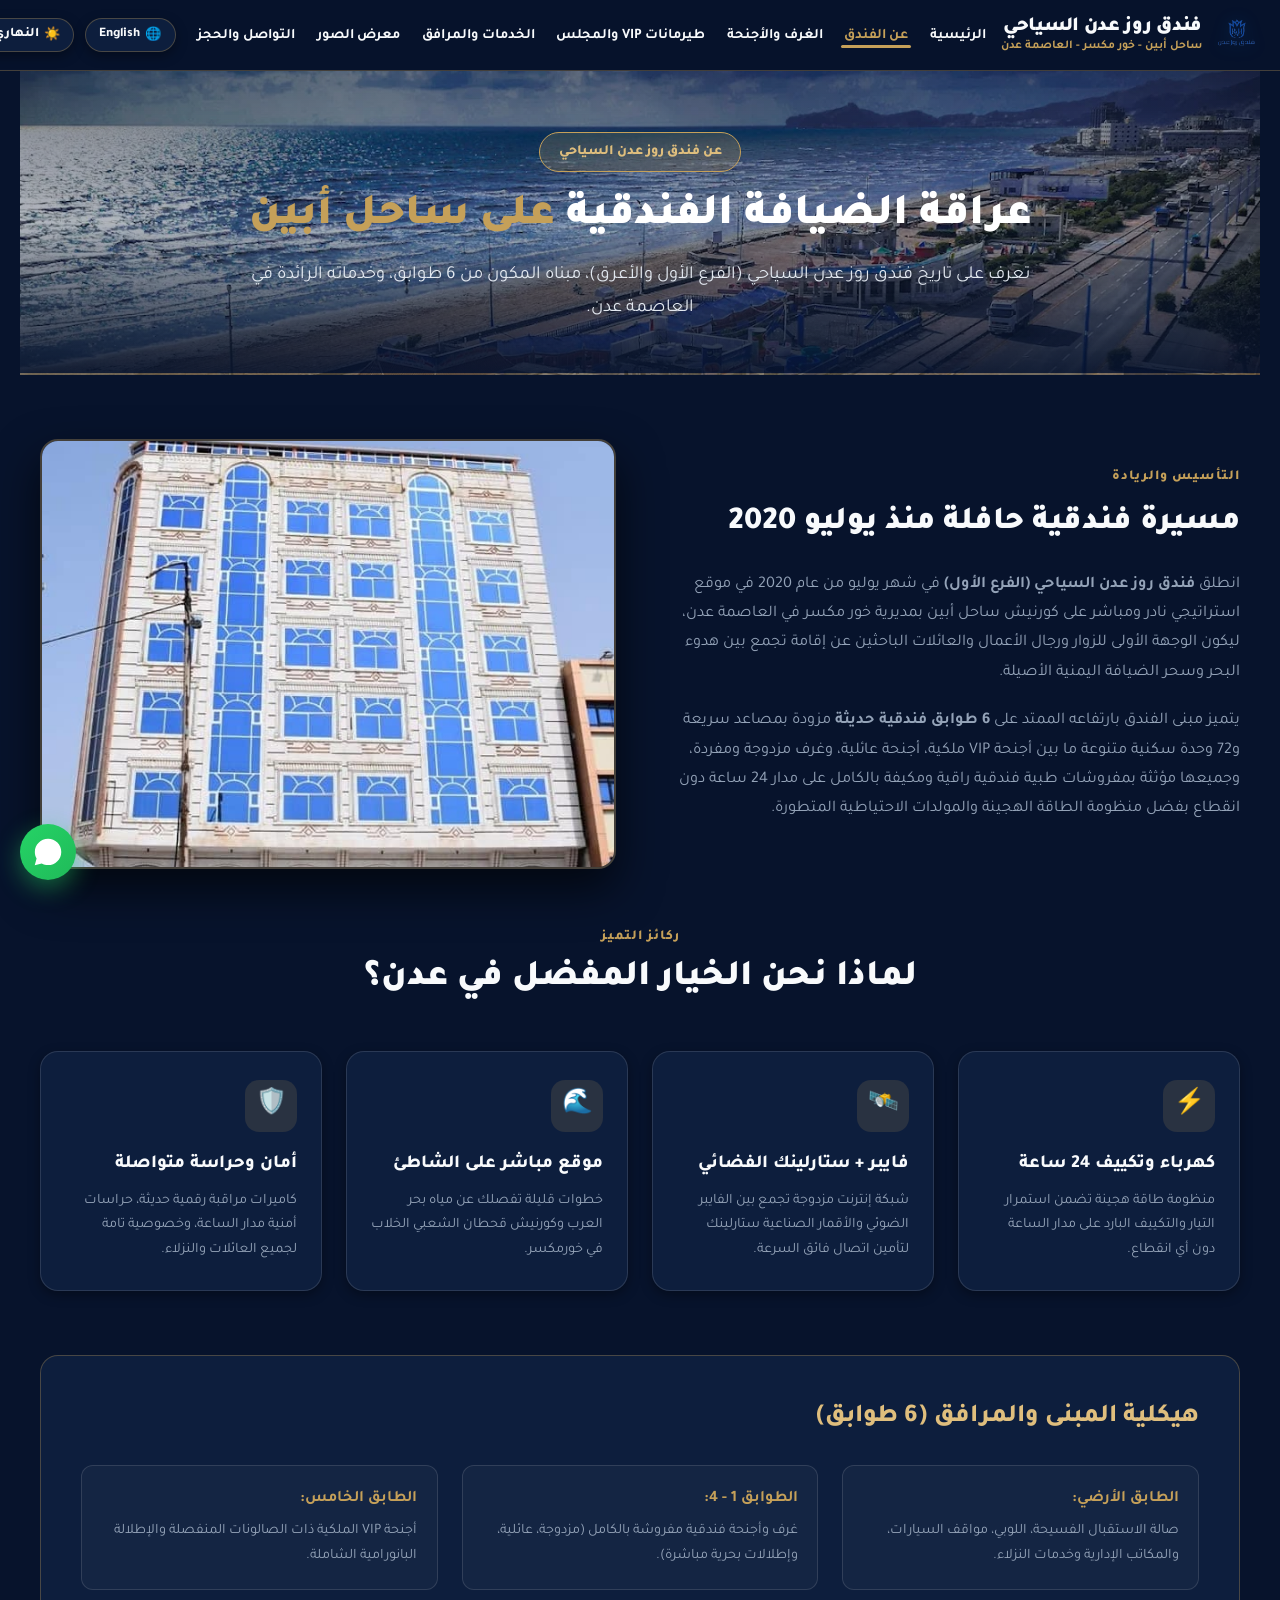
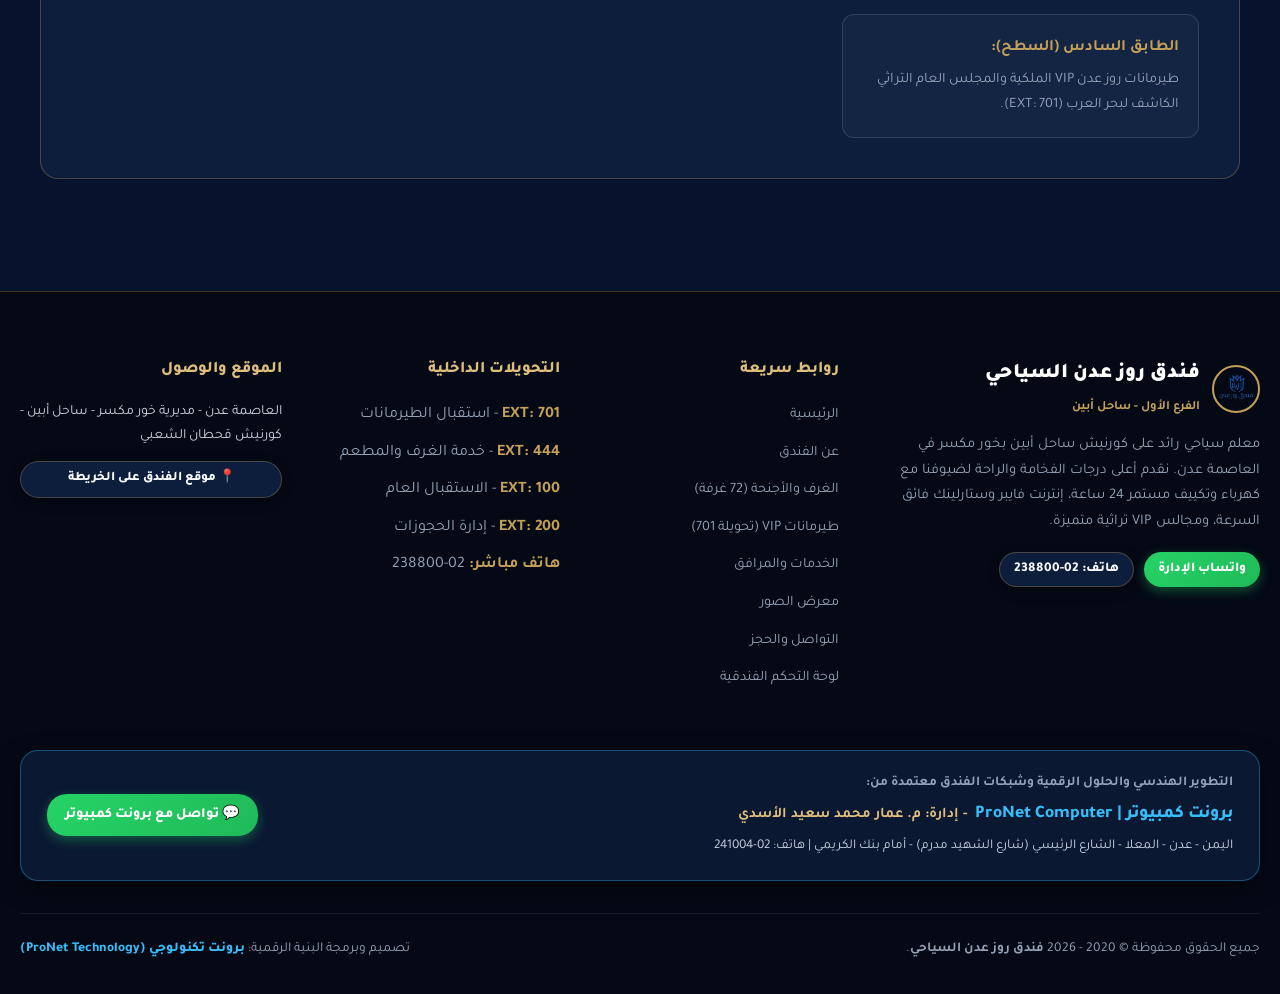
<file: about.html>
<!DOCTYPE html>
<html lang="ar" dir="rtl" data-theme="dark">
<head>
  <meta charset="UTF-8">
  <meta name="viewport" content="width=device-width, initial-scale=1.0">
  <title>عن الفندق | فندق روز عدن السياحي (ساحل أبين)</title>
  
  <!-- Favicon -->
  <link rel="icon" type="image/png" href="assets/favicon.png">
  <link rel="apple-touch-icon" href="assets/favicon.png">

  <!-- Typography -->
  <link rel="preconnect" href="https://fonts.googleapis.com">
  <link rel="preconnect" href="https://fonts.gstatic.com" crossorigin>
  <link href="https://fonts.googleapis.com/css2?family=Tajawal:wght@300;400;500;700;800;900&family=Plus+Jakarta+Sans:wght@400;600;700;800&display=swap" rel="stylesheet">

  <link rel="stylesheet" href="css/style.css">
</head>
<body>
  
  <!-- Header & Navigation -->
  <header>
    <div class="nav-container">
      <a href="index.html" class="logo-container">
        <img src="assets/logo.png" alt="فندق روز عدن السياحي" class="logo-img">
        <div class="logo-text">
          <h1 id="navTitle" data-bind="hotelName">فندق روز عدن السياحي</h1>
          <span id="navSub">ساحل أبين - خور مكسر - العاصمة عدن</span>
        </div>
      </a>

      <div class="nav-controls">
        <ul class="nav-links">
          <li><a href="index.html" id="nlHome" class="">الرئيسية</a></li>
          <li><a href="about.html" id="nlAbout" class="active">عن الفندق</a></li>
          <li><a href="rooms.html" id="nlRooms" class="">الغرف والأجنحة</a></li>
          <li><a href="tairmanah.html" id="nlVip" class="">طيرمانات VIP والمجلس</a></li>
          <li><a href="services.html" id="nlServices" class="">الخدمات والمرافق</a></li>
          <li><a href="gallery.html" id="nlGallery" class="">معرض الصور</a></li>
          <li><a href="contact.html" id="nlContact" class="">التواصل والحجز</a></li>
          <li class="nav-drawer-actions">
            <a href="admin.html" class="nav-admin-link" style="justify-content:center; padding:0.65rem;">
              ⚙️ الدخول إلى لوحة التحكم الفندقية
            </a>
            <a href="https://wa.me/967780000676?text=%D9%85%D8%B1%D8%AD%D8%A8%D8%A7%D9%8B%20%D9%81%D9%86%D8%AF%D9%82%20%D8%B1%D9%88%D8%B2%20%D8%B9%D8%AF%D9%86%20%D8%A7%D9%84%D8%B3%D9%8A%D8%A7%D8%AD%D9%8A%D8%8C%20%D8%A3%D8%B1%D8%BA%D8%A8%20%D8%A8%D8%A7%D9%84%D8%AD%D8%AC%D8%B2" target="_blank" class="btn-nav-book" style="justify-content:center; padding:0.65rem;">
              💬 حجز مباشر عبر واتساب: 780000676
            </a>
          </li>
        </ul>

        <!-- Language Toggle Button -->
        <button class="btn-toggle" id="btnLangToggle" onclick="toggleLanguage()" title="تغيير اللغة / Switch Language">
          🌐 <span id="langBtnText">English</span>
        </button>

        <!-- Theme Toggle Button (Day / Night) -->
        <button class="btn-toggle" id="btnThemeToggle" onclick="toggleTheme()" title="الوضع الليلي / النهاري">
          <span id="themeBtnIcon">☀️</span> <span id="themeBtnText">النهاري</span>
        </button>

        <!-- Admin Control Panel Link -->
        <a href="admin.html" class="nav-admin-link" title="لوحة التحكم الفندقية">
          ⚙️ <span id="nlAdmin">لوحة التحكم</span>
        </a>

        <!-- Direct WhatsApp Booking Nav Button -->
        <a href="https://wa.me/967780000676?text=%D9%85%D8%B1%D8%AD%D8%A8%D8%A7%D9%8B%20%D9%81%D9%86%D8%AF%D9%82%20%D8%B1%D9%88%D8%B2%20%D8%B9%D8%AF%D9%86%20%D8%A7%D9%84%D8%B3%D9%8A%D8%A7%D8%AD%D9%8A%D8%8C%20%D8%A3%D8%B1%D8%BA%D8%A8%20%D8%A8%D8%A7%D9%84%D8%AD%D8%AC%D8%B2" target="_blank" class="btn-nav-book">
          <svg width="18" height="18" viewBox="0 0 24 24" fill="currentColor"><path d="M12.04 2c-5.46 0-9.91 4.45-9.91 9.91 0 1.75.46 3.45 1.32 4.95L2.05 22l5.25-1.38c1.45.79 3.08 1.21 4.74 1.21 5.46 0 9.91-4.45 9.91-9.91 0-2.65-1.03-5.14-2.9-7.01A9.816 9.816 0 0 0 12.04 2z"/></svg>
          <span id="navBookText">واتساب: 780000676</span>
        </a>

        <!-- Mobile Nav Hamburger -->
        <button class="mobile-nav-toggle" onclick="toggleMobileNav()" aria-label="القائمة">☰</button>
      </div>
    </div>
  </header>


  
  <section class="page-hero">
    <div class="page-hero-content">
      <span class="hero-badge">عن فندق روز عدن السياحي</span>
      <h1 class="page-hero-title">عراقة الضيافة الفندقية <span>على ساحل أبين</span></h1>
      <p class="page-hero-desc">تعرف على تاريخ فندق روز عدن السياحي (الفرع الأول والأعرق)، مبناه المكون من 6 طوابق، وخدماته الرائدة في العاصمة عدن.</p>
    </div>
  </section>


  <main>
    
  <section>
    <div class="about-grid" style="margin-bottom:3.5rem;">
      <div>
        <span class="section-tag">التأسيس والريادة</span>
        <h2 style="font-size:2rem; font-weight:900; margin-bottom:1.2rem;">مسيرة فندقية حافلة منذ يوليو 2020</h2>
        <p style="color:var(--text-muted); font-size:1.02rem; line-height:1.8; margin-bottom:1.2rem;">
          انطلق <strong>فندق روز عدن السياحي (الفرع الأول)</strong> في شهر يوليو من عام 2020 في موقع استراتيجي نادر ومباشر على كورنيش ساحل أبين بمديرية خور مكسر في العاصمة عدن، ليكون الوجهة الأولى للزوار ورجال الأعمال والعائلات الباحثين عن إقامة تجمع بين هدوء البحر وسحر الضيافة اليمنية الأصيلة.
        </p>
        <p style="color:var(--text-muted); font-size:1.02rem; line-height:1.8; margin-bottom:1.2rem;">
          يتميز مبنى الفندق بارتفاعه الممتد على <strong>6 طوابق فندقية حديثة</strong> مزودة بمصاعد سريعة و72 وحدة سكنية متنوعة ما بين أجنحة VIP ملكية، أجنحة عائلية، وغرف مزدوجة ومفردة، وجميعها مؤثثة بمفروشات طبية فندقية راقية ومكيفة بالكامل على مدار 24 ساعة دون انقطاع بفضل منظومة الطاقة الهجينة والمولدات الاحتياطية المتطورة.
        </p>
      </div>
      <div>
        <img src="assets/building.jpg" alt="مبنى فندق روز عدن السياحي" class="about-main-img">
      </div>
    </div>

    <!-- Values & Pillars Grid -->
    <div class="section-header">
      <span class="section-tag">ركائز التميز</span>
      <h2 class="section-title">لماذا نحن الخيار المفضل في عدن؟</h2>
    </div>

    <div class="amenities-grid" style="margin-bottom:4rem;">
      <div class="amenity-card">
        <div class="amenity-icon">⚡</div>
        <h4>كهرباء وتكييف 24 ساعة</h4>
        <p>منظومة طاقة هجينة تضمن استمرار التيار والتكييف البارد على مدار الساعة دون أي انقطاع.</p>
      </div>

      <div class="amenity-card">
        <div class="amenity-icon">🛰️</div>
        <h4>فايبر + ستارلينك الفضائي</h4>
        <p>شبكة إنترنت مزدوجة تجمع بين الفايبر الضوئي والأقمار الصناعية ستارلينك لتأمين اتصال فائق السرعة.</p>
      </div>

      <div class="amenity-card">
        <div class="amenity-icon">🌊</div>
        <h4>موقع مباشر على الشاطئ</h4>
        <p>خطوات قليلة تفصلك عن مياه بحر العرب وكورنيش قحطان الشعبي الخلاب في خورمكسر.</p>
      </div>

      <div class="amenity-card">
        <div class="amenity-icon">🛡️</div>
        <h4>أمان وحراسة متواصلة</h4>
        <p>كاميرات مراقبة رقمية حديثة، حراسات أمنية مدار الساعة، وخصوصية تامة لجميع العائلات والنزلاء.</p>
      </div>
    </div>

    <!-- Architectural Structure -->
    <div style="background:var(--bg-card); border:1.5px solid var(--border-color); border-radius:var(--radius); padding:2.5rem; margin-bottom:3rem;">
      <h3 style="color:var(--accent-gold-light); font-size:1.6rem; font-weight:800; margin-bottom:1.5rem;">هيكلية المبنى والمرافق (6 طوابق)</h3>
      <div style="display:grid; grid-template-columns:repeat(auto-fit, minmax(280px, 1fr)); gap:1.5rem;">
        <div style="background:rgba(255,255,255,0.03); padding:1.2rem; border-radius:12px; border:1px solid var(--border-subtle);">
          <strong style="color:var(--accent-gold);">الطابق الأرضي:</strong>
          <p style="margin:6px 0 0; color:var(--text-muted); font-size:0.9rem;">صالة الاستقبال الفسيحة، اللوبي، مواقف السيارات، والمكاتب الإدارية وخدمات النزلاء.</p>
        </div>
        <div style="background:rgba(255,255,255,0.03); padding:1.2rem; border-radius:12px; border:1px solid var(--border-subtle);">
          <strong style="color:var(--accent-gold);">الطوابق 1 - 4:</strong>
          <p style="margin:6px 0 0; color:var(--text-muted); font-size:0.9rem;">غرف وأجنحة فندقية مفروشة بالكامل (مزدوجة، عائلية، وإطلالات بحرية مباشرة).</p>
        </div>
        <div style="background:rgba(255,255,255,0.03); padding:1.2rem; border-radius:12px; border:1px solid var(--border-subtle);">
          <strong style="color:var(--accent-gold);">الطابق الخامس:</strong>
          <p style="margin:6px 0 0; color:var(--text-muted); font-size:0.9rem;">أجنحة VIP الملكية ذات الصالونات المنفصلة والإطلالة البانورامية الشاملة.</p>
        </div>
        <div style="background:rgba(255,255,255,0.03); padding:1.2rem; border-radius:12px; border:1px solid var(--border-subtle);">
          <strong style="color:var(--accent-gold);">الطابق السادس (السطح):</strong>
          <p style="margin:6px 0 0; color:var(--text-muted); font-size:0.9rem;">طيرمانات روز عدن VIP الملكية والمجلس العام التراثي الكاشف لبحر العرب (EXT: 701).</p>
        </div>
      </div>
    </div>
  </section>

  </main>

  
  <!-- Footer & Official ProNet Technical Attribution -->
  <footer>
    <div class="footer-grid">
      <div class="footer-brand">
        <div style="display:flex; align-items:center; gap:12px; margin-bottom:12px;">
          <img src="assets/logo_emblem.png" alt="شعار فندق روز عدن" style="height:48px; width:48px; object-fit:cover; border-radius:50%; border:2px solid var(--accent-gold);">
          <div>
            <h4 style="margin:0; color:#fff;" data-bind="hotelName">فندق روز عدن السياحي</h4>
            <span style="color:var(--accent-gold); font-size:0.8rem; font-weight:700;">الفرع الأول - ساحل أبين</span>
          </div>
        </div>
        <p>
          معلم سياحي رائد على كورنيش ساحل أبين بخور مكسر في العاصمة عدن. نقدم أعلى درجات الفخامة والراحة لضيوفنا مع كهرباء وتكييف مستمر 24 ساعة، إنترنت فايبر وستارلينك فائق السرعة، ومجالس VIP تراثية متميزة.
        </p>
        <div style="margin-top:1rem; display:flex; flex-wrap:wrap; gap:10px;">
          <a href="https://wa.me/967780000676" target="_blank" class="pronet-wa-btn" style="padding:5px 14px; font-size:0.84rem;">واتساب الإدارة</a>
          <a href="tel:02238800" class="btn-toggle" style="font-size:0.84rem; padding:5px 14px;">هاتف: 02-238800</a>
        </div>
      </div>

      <div class="footer-col">
        <h5>روابط سريعة</h5>
        <ul>
          <li><a href="index.html">الرئيسية</a></li>
          <li><a href="about.html">عن الفندق</a></li>
          <li><a href="rooms.html">الغرف والأجنحة (72 غرفة)</a></li>
          <li><a href="tairmanah.html">طيرمانات VIP (تحويلة 701)</a></li>
          <li><a href="services.html">الخدمات والمرافق</a></li>
          <li><a href="gallery.html">معرض الصور</a></li>
          <li><a href="contact.html">التواصل والحجز</a></li>
          <li><a href="admin.html">لوحة التحكم الفندقية</a></li>
        </ul>
      </div>

      <div class="footer-col">
        <h5>التحويلات الداخلية</h5>
        <ul>
          <li><strong style="color:var(--accent-gold);">EXT: <span data-bind="ext701">701</span></strong> - استقبال الطيرمانات</li>
          <li><strong style="color:var(--accent-gold);">EXT: <span data-bind="ext444">444</span></strong> - خدمة الغرف والمطعم</li>
          <li><strong style="color:var(--accent-gold);">EXT: 100</strong> - الاستقبال العام</li>
          <li><strong style="color:var(--accent-gold);">EXT: 200</strong> - إدارة الحجوزات</li>
          <li><strong style="color:var(--accent-gold);">هاتف مباشر:</strong> <span data-bind="phone">02-238800</span></li>
        </ul>
      </div>

      <div class="footer-col">
        <h5>الموقع والوصول</h5>
        <p style="font-size:0.88rem; color:#cbd5e1; line-height:1.7;" data-bind="address">
          العاصمة عدن - مديرية خور مكسر - ساحل أبين - كورنيش قحطان الشعبي - مباشرة أمام الشاطئ، بالقرب من مطار عدن الدولي.
        </p>
        <div style="margin-top:12px;">
          <a href="https://maps.app.goo.gl/uP6U2BwVzC2J2" target="_blank" class="btn-toggle" style="font-size:0.82rem; padding:6px 12px; width:100%; justify-content:center;">
            📍 موقع الفندق على الخريطة
          </a>
        </div>
      </div>
    </div>

    <!-- Official ProNet Branding Box -->
    <div class="pronet-box">
      <div class="pronet-info">
        <div class="p-header">التطوير الهندسي والحلول الرقمية وشبكات الفندق معتمدة من:</div>
        <div style="display:flex; align-items:center; flex-wrap:wrap; gap:8px;">
          <a href="https://wa.me/967775043020" target="_blank" class="pronet-link-co">
            برونت كمبيوتر | ProNet Computer
          </a>
          <span class="pronet-eng">- إدارة: م. عمار محمد سعيد الأسدي</span>
        </div>
        <div class="pronet-addr">
          اليمن - عدن - المعلا - الشارع الرئيسي (شارع الشهيد مدرم) - أمام بنك الكريمي | هاتف: 02-241004
        </div>
      </div>
      <div class="pronet-actions">
        <a href="https://wa.me/967775043020?text=مرحبا_برونت_كمبيوتر" target="_blank" class="pronet-wa-btn">
          💬 تواصل مع برونت كمبيوتر
        </a>
      </div>
    </div>

    <div class="footer-bottom">
      <div>
        جميع الحقوق محفوظة &copy; 2020 - 2026 <strong data-bind="hotelName">فندق روز عدن السياحي (الفرع الأول)</strong>.
      </div>
      <div>
        تصميم وبرمجة البنية الرقمية: <span style="color:#38bdf8; font-weight:800;">برونت تكنولوجي (ProNet Technology)</span>
      </div>
    </div>
  </footer>

  <!-- Floating WhatsApp Button -->
  <a href="https://wa.me/967780000676?text=%D9%85%D8%B1%D8%AD%D8%A8%D8%A7%D9%8B%20%D9%81%D9%86%D8%AF%D9%82%20%D8%B1%D9%88%D8%B2%20%D8%B9%D8%AF%D9%86%20%D8%A7%D9%84%D8%B3%D9%8A%D8%A7%D8%AD%D9%8A" target="_blank" class="float-whatsapp" title="تواصل مباشر عبر واتساب">
    <svg viewBox="0 0 24 24"><path d="M12.04 2c-5.46 0-9.91 4.45-9.91 9.91 0 1.75.46 3.45 1.32 4.95L2.05 22l5.25-1.38c1.45.79 3.08 1.21 4.74 1.21 5.46 0 9.91-4.45 9.91-9.91 0-2.65-1.03-5.14-2.9-7.01A9.816 9.816 0 0 0 12.04 2z"/></svg>
  </a>

  <!-- Booking Modal -->
  <div class="modal-overlay" id="bookingModal">
    <div class="modal-box">
      <button class="modal-close" aria-label="إغلاق">&times;</button>
      <h3 class="modal-title">تأكيد حجز الإقامة الفندقية</h3>
      <div class="modal-subtitle" id="bmRoomTitle">جناح VIP الملكي الفاخر</div>

      <form id="bookingModalForm">
        <div class="form-row">
          <div class="form-group">
            <label>اسم الضيف الكريم / النزيل:</label>
            <input type="text" class="form-control" id="bmGuestName" required placeholder="الاسم ثلاثي">
          </div>
          <div class="form-group">
            <label>رقم الهاتف / الواتساب:</label>
            <input type="tel" class="form-control" id="bmGuestPhone" required placeholder="مثال: 771234567" style="direction:ltr; text-align:right;">
          </div>
        </div>

        <div class="form-row">
          <div class="form-group">
            <label>تاريخ الدخول المتوقع:</label>
            <input type="date" class="form-control" id="bmCheckIn" required>
          </div>
          <div class="form-group">
            <label>تاريخ المغادرة:</label>
            <input type="date" class="form-control" id="bmCheckOut" required>
          </div>
        </div>

        <div class="form-group">
          <label>عدد النزلاء والبالغين:</label>
          <select class="form-control" id="bmGuests">
            <option value="1">شخص واحد</option>
            <option value="2" selected>شخصين (2)</option>
            <option value="3">3 أشخاص</option>
            <option value="4">عائلة 4 أفراد</option>
            <option value="5">عائلة 5 أفراد فأكثر</option>
            <option value="10">وفد / جلسة طيرمانة (حتى 15 شخصاً)</option>
          </select>
        </div>

        <div class="form-group">
          <label>ملاحظات إضافية أو متطلبات خاصة:</label>
          <textarea class="form-control" id="bmNotes" rows="2" placeholder="إطلالة محددة، وقت الوصول من المطار..."></textarea>
        </div>

        <div class="modal-price-calc">
          <span class="label">التكلفة التقديرية للإقامة:</span>
          <span class="value" id="bmTotalPrice">حسب الطلب / أسعار خاصة</span>
        </div>

        <button type="submit" class="btn-whatsapp-hero" style="width:100%; justify-content:center; padding:0.9rem;">
          🚀 تأكيد الحجز وإرسال الطلب عبر واتساب المعتمد
        </button>
      </form>
    </div>
  </div>

  <script src="js/data.js"></script>
  <script src="js/main.js"></script>

</body>
</html>
</file>
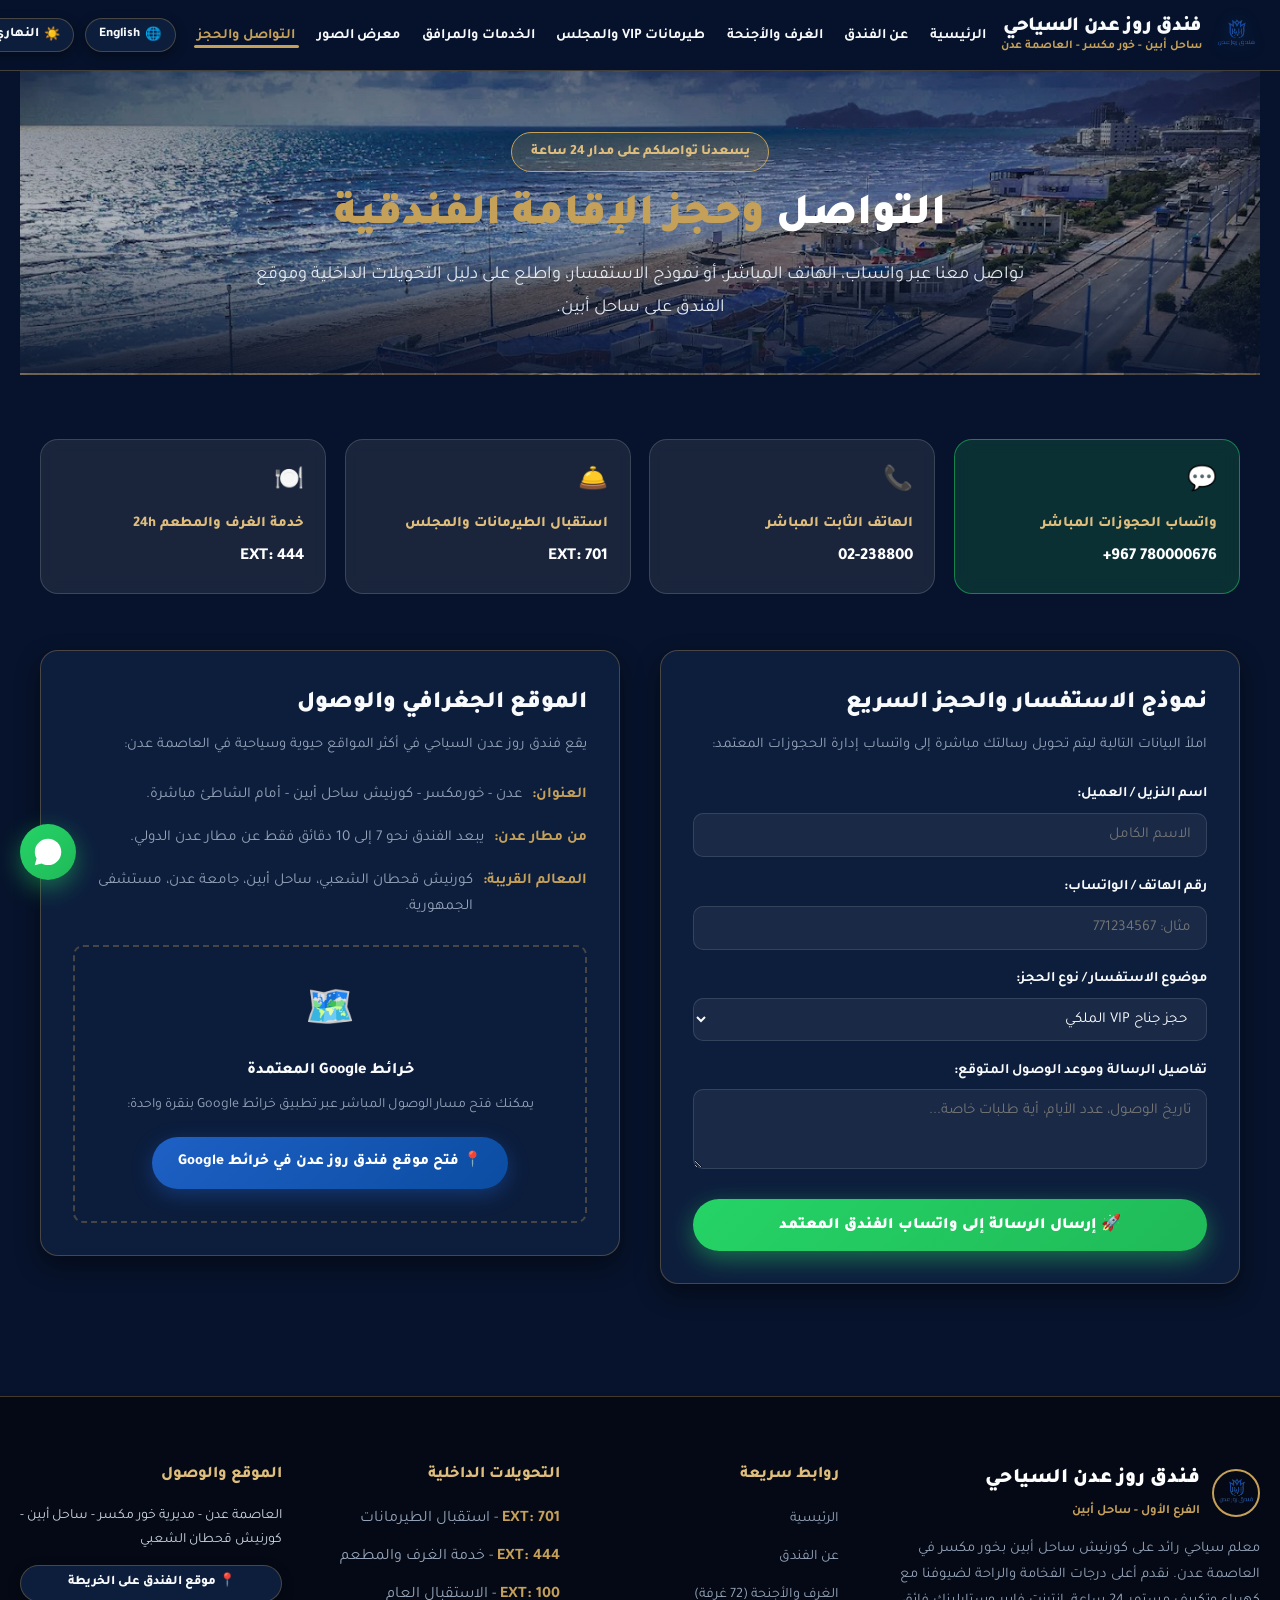
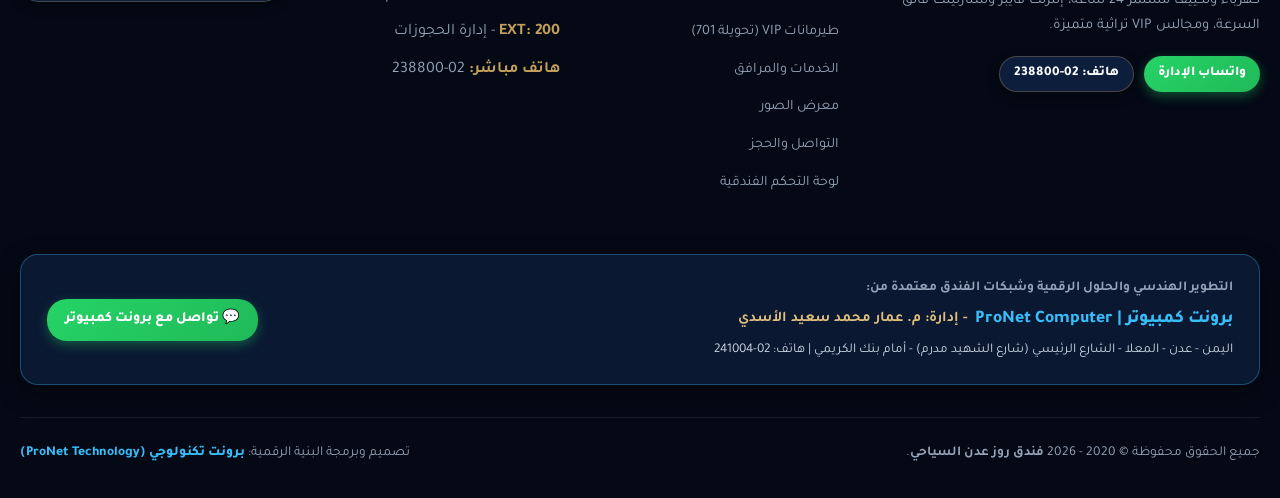
<file: contact.html>
<!DOCTYPE html>
<html lang="ar" dir="rtl" data-theme="dark">
<head>
  <meta charset="UTF-8">
  <meta name="viewport" content="width=device-width, initial-scale=1.0">
  <title>التواصل والحجز | فندق روز عدن السياحي (ساحل أبين)</title>
  
  <!-- Favicon -->
  <link rel="icon" type="image/png" href="assets/favicon.png">
  <link rel="apple-touch-icon" href="assets/favicon.png">

  <!-- Typography -->
  <link rel="preconnect" href="https://fonts.googleapis.com">
  <link rel="preconnect" href="https://fonts.gstatic.com" crossorigin>
  <link href="https://fonts.googleapis.com/css2?family=Tajawal:wght@300;400;500;700;800;900&family=Plus+Jakarta+Sans:wght@400;600;700;800&display=swap" rel="stylesheet">

  <link rel="stylesheet" href="css/style.css">
</head>
<body>
  
  <!-- Header & Navigation -->
  <header>
    <div class="nav-container">
      <a href="index.html" class="logo-container">
        <img src="assets/logo.png" alt="فندق روز عدن السياحي" class="logo-img">
        <div class="logo-text">
          <h1 id="navTitle" data-bind="hotelName">فندق روز عدن السياحي</h1>
          <span id="navSub">ساحل أبين - خور مكسر - العاصمة عدن</span>
        </div>
      </a>

      <div class="nav-controls">
        <ul class="nav-links">
          <li><a href="index.html" id="nlHome" class="">الرئيسية</a></li>
          <li><a href="about.html" id="nlAbout" class="">عن الفندق</a></li>
          <li><a href="rooms.html" id="nlRooms" class="">الغرف والأجنحة</a></li>
          <li><a href="tairmanah.html" id="nlVip" class="">طيرمانات VIP والمجلس</a></li>
          <li><a href="services.html" id="nlServices" class="">الخدمات والمرافق</a></li>
          <li><a href="gallery.html" id="nlGallery" class="">معرض الصور</a></li>
          <li><a href="contact.html" id="nlContact" class="active">التواصل والحجز</a></li>
          <li class="nav-drawer-actions">
            <a href="admin.html" class="nav-admin-link" style="justify-content:center; padding:0.65rem;">
              ⚙️ الدخول إلى لوحة التحكم الفندقية
            </a>
            <a href="https://wa.me/967780000676?text=%D9%85%D8%B1%D8%AD%D8%A8%D8%A7%D9%8B%20%D9%81%D9%86%D8%AF%D9%82%20%D8%B1%D9%88%D8%B2%20%D8%B9%D8%AF%D9%86%20%D8%A7%D9%84%D8%B3%D9%8A%D8%A7%D8%AD%D9%8A%D8%8C%20%D8%A3%D8%B1%D8%BA%D8%A8%20%D8%A8%D8%A7%D9%84%D8%AD%D8%AC%D8%B2" target="_blank" class="btn-nav-book" style="justify-content:center; padding:0.65rem;">
              💬 حجز مباشر عبر واتساب: 780000676
            </a>
          </li>
        </ul>

        <!-- Language Toggle Button -->
        <button class="btn-toggle" id="btnLangToggle" onclick="toggleLanguage()" title="تغيير اللغة / Switch Language">
          🌐 <span id="langBtnText">English</span>
        </button>

        <!-- Theme Toggle Button (Day / Night) -->
        <button class="btn-toggle" id="btnThemeToggle" onclick="toggleTheme()" title="الوضع الليلي / النهاري">
          <span id="themeBtnIcon">☀️</span> <span id="themeBtnText">النهاري</span>
        </button>

        <!-- Admin Control Panel Link -->
        <a href="admin.html" class="nav-admin-link" title="لوحة التحكم الفندقية">
          ⚙️ <span id="nlAdmin">لوحة التحكم</span>
        </a>

        <!-- Direct WhatsApp Booking Nav Button -->
        <a href="https://wa.me/967780000676?text=%D9%85%D8%B1%D8%AD%D8%A8%D8%A7%D9%8B%20%D9%81%D9%86%D8%AF%D9%82%20%D8%B1%D9%88%D8%B2%20%D8%B9%D8%AF%D9%86%20%D8%A7%D9%84%D8%B3%D9%8A%D8%A7%D8%AD%D9%8A%D8%8C%20%D8%A3%D8%B1%D8%BA%D8%A8%20%D8%A8%D8%A7%D9%84%D8%AD%D8%AC%D8%B2" target="_blank" class="btn-nav-book">
          <svg width="18" height="18" viewBox="0 0 24 24" fill="currentColor"><path d="M12.04 2c-5.46 0-9.91 4.45-9.91 9.91 0 1.75.46 3.45 1.32 4.95L2.05 22l5.25-1.38c1.45.79 3.08 1.21 4.74 1.21 5.46 0 9.91-4.45 9.91-9.91 0-2.65-1.03-5.14-2.9-7.01A9.816 9.816 0 0 0 12.04 2z"/></svg>
          <span id="navBookText">واتساب: 780000676</span>
        </a>

        <!-- Mobile Nav Hamburger -->
        <button class="mobile-nav-toggle" onclick="toggleMobileNav()" aria-label="القائمة">☰</button>
      </div>
    </div>
  </header>


  
  <section class="page-hero">
    <div class="page-hero-content">
      <span class="hero-badge">يسعدنا تواصلكم على مدار 24 ساعة</span>
      <h1 class="page-hero-title">التواصل <span>وحجز الإقامة الفندقية</span></h1>
      <p class="page-hero-desc">تواصل معنا عبر واتساب، الهاتف المباشر، أو نموذج الاستفسار، واطلع على دليل التحويلات الداخلية وموقع الفندق على ساحل أبين.</p>
    </div>
  </section>


  <main>
    
  <section>
    <!-- Contact Info Cards -->
    <div class="contact-cards" style="margin-bottom:3.5rem;">
      <a href="https://wa.me/967780000676?text=مرحبا_فندق_روز_عدن" target="_blank" class="c-card whatsapp-card">
        <div class="c-card-icon">💬</div>
        <h5>واتساب الحجوزات المباشر</h5>
        <p>+967 780000676</p>
      </a>
      <a href="tel:02238800" class="c-card">
        <div class="c-card-icon">📞</div>
        <h5>الهاتف الثابت المباشر</h5>
        <p>02-238800</p>
      </a>
      <div class="c-card">
        <div class="c-card-icon">🛎️</div>
        <h5>استقبال الطيرمانات والمجلس</h5>
        <p>EXT: 701</p>
      </div>
      <div class="c-card">
        <div class="c-card-icon">🍽️</div>
        <h5>خدمة الغرف والمطعم 24h</h5>
        <p>EXT: 444</p>
      </div>
    </div>

    <!-- Booking Form & Map Grid -->
    <div class="contact-split-grid">
      <div class="contact-box-card">
        <h3 style="font-size:1.5rem; font-weight:900; margin-bottom:0.5rem; color:var(--text-main);">نموذج الاستفسار والحجز السريع</h3>
        <p style="color:var(--text-muted); font-size:0.92rem; margin-bottom:1.5rem;">املأ البيانات التالية ليتم تحويل رسالتك مباشرة إلى واتساب إدارة الحجوزات المعتمد:</p>

        <form id="publicContactForm">
          <div class="form-group">
            <label>اسم النزيل / العميل:</label>
            <input type="text" name="name" class="form-control" required placeholder="الاسم الكامل">
          </div>
          <div class="form-group">
            <label>رقم الهاتف / الواتساب:</label>
            <input type="tel" name="phone" class="form-control" required placeholder="مثال: 771234567" style="direction:ltr; text-align:right;">
          </div>
          <div class="form-group">
            <label>موضوع الاستفسار / نوع الحجز:</label>
            <select name="subject" class="form-control">
              <option value="حجز جناح VIP الملكي">حجز جناح VIP الملكي</option>
              <option value="حجز غرفة عائلية">حجز غرفة عائلية</option>
              <option value="حجز غرفة مزدوجة">حجز غرفة مزدوجة</option>
              <option value="حجز غرفة إطلالة بحرية">حجز غرفة إطلالة بحرية</option>
              <option value="حجز طيرمانة الدور السادس VIP">حجز طيرمانة الدور السادس VIP</option>
              <option value="استفسار عام">استفسار عام</option>
            </select>
          </div>
          <div class="form-group">
            <label>تفاصيل الرسالة وموعد الوصول المتوقع:</label>
            <textarea name="message" class="form-control" rows="3" required placeholder="تاريخ الوصول، عدد الأيام، أية طلبات خاصة..."></textarea>
          </div>
          <button type="submit" class="btn-whatsapp-hero" style="width:100%; justify-content:center; padding:0.9rem;">
            🚀 إرسال الرسالة إلى واتساب الفندق المعتمد
          </button>
        </form>
      </div>

      <!-- Location & Access Details -->
      <div class="contact-box-card">
        <h3 style="font-size:1.5rem; font-weight:900; margin-bottom:0.5rem; color:var(--text-main);">الموقع الجغرافي والوصول</h3>
        <p style="color:var(--text-muted); font-size:0.92rem; margin-bottom:1.5rem;">يقع فندق روز عدن السياحي في أكثر المواقع حيوية وسياحية في العاصمة عدن:</p>

        <ul style="list-style:none; padding:0; margin:0 0 1.5rem;">
          <li style="margin-bottom:1rem; display:flex; gap:10px; font-size:0.95rem; color:var(--text-muted);">
            <strong style="color:var(--accent-gold); flex-shrink:0;">العنوان:</strong>
            <span>عدن - خورمكسر - كورنيش ساحل أبين - أمام الشاطئ مباشرة.</span>
          </li>
          <li style="margin-bottom:1rem; display:flex; gap:10px; font-size:0.95rem; color:var(--text-muted);">
            <strong style="color:var(--accent-gold); flex-shrink:0;">من مطار عدن:</strong>
            <span>يبعد الفندق نحو 7 إلى 10 دقائق فقط عن مطار عدن الدولي.</span>
          </li>
          <li style="margin-bottom:1rem; display:flex; gap:10px; font-size:0.95rem; color:var(--text-muted);">
            <strong style="color:var(--accent-gold); flex-shrink:0;">المعالم القريبة:</strong>
            <span>كورنيش قحطان الشعبي، ساحل أبين، جامعة عدن، مستشفى الجمهورية.</span>
          </li>
        </ul>

        <div style="background:var(--bg-card-subtle); border:2px dashed var(--border-color); border-radius:var(--radius-sm); padding:2rem; text-align:center;">
          <div style="font-size:2.5rem; margin-bottom:0.5rem;">🗺️</div>
          <h4 style="margin:0 0 8px; color:var(--text-main); font-weight:800;">خرائط Google المعتمدة</h4>
          <p style="color:var(--text-muted); font-size:0.88rem; margin-bottom:1.2rem;">يمكنك فتح مسار الوصول المباشر عبر تطبيق خرائط Google بنقرة واحدة:</p>
          <a href="https://maps.app.goo.gl/uP6U2BwVzC2J2" target="_blank" class="btn-maps">
            📍 فتح موقع فندق روز عدن في خرائط Google
          </a>
        </div>
      </div>
    </div>
  </section>

  </main>

  
  <!-- Footer & Official ProNet Technical Attribution -->
  <footer>
    <div class="footer-grid">
      <div class="footer-brand">
        <div style="display:flex; align-items:center; gap:12px; margin-bottom:12px;">
          <img src="assets/logo_emblem.png" alt="شعار فندق روز عدن" style="height:48px; width:48px; object-fit:cover; border-radius:50%; border:2px solid var(--accent-gold);">
          <div>
            <h4 style="margin:0; color:#fff;" data-bind="hotelName">فندق روز عدن السياحي</h4>
            <span style="color:var(--accent-gold); font-size:0.8rem; font-weight:700;">الفرع الأول - ساحل أبين</span>
          </div>
        </div>
        <p>
          معلم سياحي رائد على كورنيش ساحل أبين بخور مكسر في العاصمة عدن. نقدم أعلى درجات الفخامة والراحة لضيوفنا مع كهرباء وتكييف مستمر 24 ساعة، إنترنت فايبر وستارلينك فائق السرعة، ومجالس VIP تراثية متميزة.
        </p>
        <div style="margin-top:1rem; display:flex; flex-wrap:wrap; gap:10px;">
          <a href="https://wa.me/967780000676" target="_blank" class="pronet-wa-btn" style="padding:5px 14px; font-size:0.84rem;">واتساب الإدارة</a>
          <a href="tel:02238800" class="btn-toggle" style="font-size:0.84rem; padding:5px 14px;">هاتف: 02-238800</a>
        </div>
      </div>

      <div class="footer-col">
        <h5>روابط سريعة</h5>
        <ul>
          <li><a href="index.html">الرئيسية</a></li>
          <li><a href="about.html">عن الفندق</a></li>
          <li><a href="rooms.html">الغرف والأجنحة (72 غرفة)</a></li>
          <li><a href="tairmanah.html">طيرمانات VIP (تحويلة 701)</a></li>
          <li><a href="services.html">الخدمات والمرافق</a></li>
          <li><a href="gallery.html">معرض الصور</a></li>
          <li><a href="contact.html">التواصل والحجز</a></li>
          <li><a href="admin.html">لوحة التحكم الفندقية</a></li>
        </ul>
      </div>

      <div class="footer-col">
        <h5>التحويلات الداخلية</h5>
        <ul>
          <li><strong style="color:var(--accent-gold);">EXT: <span data-bind="ext701">701</span></strong> - استقبال الطيرمانات</li>
          <li><strong style="color:var(--accent-gold);">EXT: <span data-bind="ext444">444</span></strong> - خدمة الغرف والمطعم</li>
          <li><strong style="color:var(--accent-gold);">EXT: 100</strong> - الاستقبال العام</li>
          <li><strong style="color:var(--accent-gold);">EXT: 200</strong> - إدارة الحجوزات</li>
          <li><strong style="color:var(--accent-gold);">هاتف مباشر:</strong> <span data-bind="phone">02-238800</span></li>
        </ul>
      </div>

      <div class="footer-col">
        <h5>الموقع والوصول</h5>
        <p style="font-size:0.88rem; color:#cbd5e1; line-height:1.7;" data-bind="address">
          العاصمة عدن - مديرية خور مكسر - ساحل أبين - كورنيش قحطان الشعبي - مباشرة أمام الشاطئ، بالقرب من مطار عدن الدولي.
        </p>
        <div style="margin-top:12px;">
          <a href="https://maps.app.goo.gl/uP6U2BwVzC2J2" target="_blank" class="btn-toggle" style="font-size:0.82rem; padding:6px 12px; width:100%; justify-content:center;">
            📍 موقع الفندق على الخريطة
          </a>
        </div>
      </div>
    </div>

    <!-- Official ProNet Branding Box -->
    <div class="pronet-box">
      <div class="pronet-info">
        <div class="p-header">التطوير الهندسي والحلول الرقمية وشبكات الفندق معتمدة من:</div>
        <div style="display:flex; align-items:center; flex-wrap:wrap; gap:8px;">
          <a href="https://wa.me/967775043020" target="_blank" class="pronet-link-co">
            برونت كمبيوتر | ProNet Computer
          </a>
          <span class="pronet-eng">- إدارة: م. عمار محمد سعيد الأسدي</span>
        </div>
        <div class="pronet-addr">
          اليمن - عدن - المعلا - الشارع الرئيسي (شارع الشهيد مدرم) - أمام بنك الكريمي | هاتف: 02-241004
        </div>
      </div>
      <div class="pronet-actions">
        <a href="https://wa.me/967775043020?text=مرحبا_برونت_كمبيوتر" target="_blank" class="pronet-wa-btn">
          💬 تواصل مع برونت كمبيوتر
        </a>
      </div>
    </div>

    <div class="footer-bottom">
      <div>
        جميع الحقوق محفوظة &copy; 2020 - 2026 <strong data-bind="hotelName">فندق روز عدن السياحي (الفرع الأول)</strong>.
      </div>
      <div>
        تصميم وبرمجة البنية الرقمية: <span style="color:#38bdf8; font-weight:800;">برونت تكنولوجي (ProNet Technology)</span>
      </div>
    </div>
  </footer>

  <!-- Floating WhatsApp Button -->
  <a href="https://wa.me/967780000676?text=%D9%85%D8%B1%D8%AD%D8%A8%D8%A7%D9%8B%20%D9%81%D9%86%D8%AF%D9%82%20%D8%B1%D9%88%D8%B2%20%D8%B9%D8%AF%D9%86%20%D8%A7%D9%84%D8%B3%D9%8A%D8%A7%D8%AD%D9%8A" target="_blank" class="float-whatsapp" title="تواصل مباشر عبر واتساب">
    <svg viewBox="0 0 24 24"><path d="M12.04 2c-5.46 0-9.91 4.45-9.91 9.91 0 1.75.46 3.45 1.32 4.95L2.05 22l5.25-1.38c1.45.79 3.08 1.21 4.74 1.21 5.46 0 9.91-4.45 9.91-9.91 0-2.65-1.03-5.14-2.9-7.01A9.816 9.816 0 0 0 12.04 2z"/></svg>
  </a>

  <!-- Booking Modal -->
  <div class="modal-overlay" id="bookingModal">
    <div class="modal-box">
      <button class="modal-close" aria-label="إغلاق">&times;</button>
      <h3 class="modal-title">تأكيد حجز الإقامة الفندقية</h3>
      <div class="modal-subtitle" id="bmRoomTitle">جناح VIP الملكي الفاخر</div>

      <form id="bookingModalForm">
        <div class="form-row">
          <div class="form-group">
            <label>اسم الضيف الكريم / النزيل:</label>
            <input type="text" class="form-control" id="bmGuestName" required placeholder="الاسم ثلاثي">
          </div>
          <div class="form-group">
            <label>رقم الهاتف / الواتساب:</label>
            <input type="tel" class="form-control" id="bmGuestPhone" required placeholder="مثال: 771234567" style="direction:ltr; text-align:right;">
          </div>
        </div>

        <div class="form-row">
          <div class="form-group">
            <label>تاريخ الدخول المتوقع:</label>
            <input type="date" class="form-control" id="bmCheckIn" required>
          </div>
          <div class="form-group">
            <label>تاريخ المغادرة:</label>
            <input type="date" class="form-control" id="bmCheckOut" required>
          </div>
        </div>

        <div class="form-group">
          <label>عدد النزلاء والبالغين:</label>
          <select class="form-control" id="bmGuests">
            <option value="1">شخص واحد</option>
            <option value="2" selected>شخصين (2)</option>
            <option value="3">3 أشخاص</option>
            <option value="4">عائلة 4 أفراد</option>
            <option value="5">عائلة 5 أفراد فأكثر</option>
            <option value="10">وفد / جلسة طيرمانة (حتى 15 شخصاً)</option>
          </select>
        </div>

        <div class="form-group">
          <label>ملاحظات إضافية أو متطلبات خاصة:</label>
          <textarea class="form-control" id="bmNotes" rows="2" placeholder="إطلالة محددة، وقت الوصول من المطار..."></textarea>
        </div>

        <div class="modal-price-calc">
          <span class="label">التكلفة التقديرية للإقامة:</span>
          <span class="value" id="bmTotalPrice">حسب الطلب / أسعار خاصة</span>
        </div>

        <button type="submit" class="btn-whatsapp-hero" style="width:100%; justify-content:center; padding:0.9rem;">
          🚀 تأكيد الحجز وإرسال الطلب عبر واتساب المعتمد
        </button>
      </form>
    </div>
  </div>

  <script src="js/data.js"></script>
  <script src="js/main.js"></script>

</body>
</html>
</file>
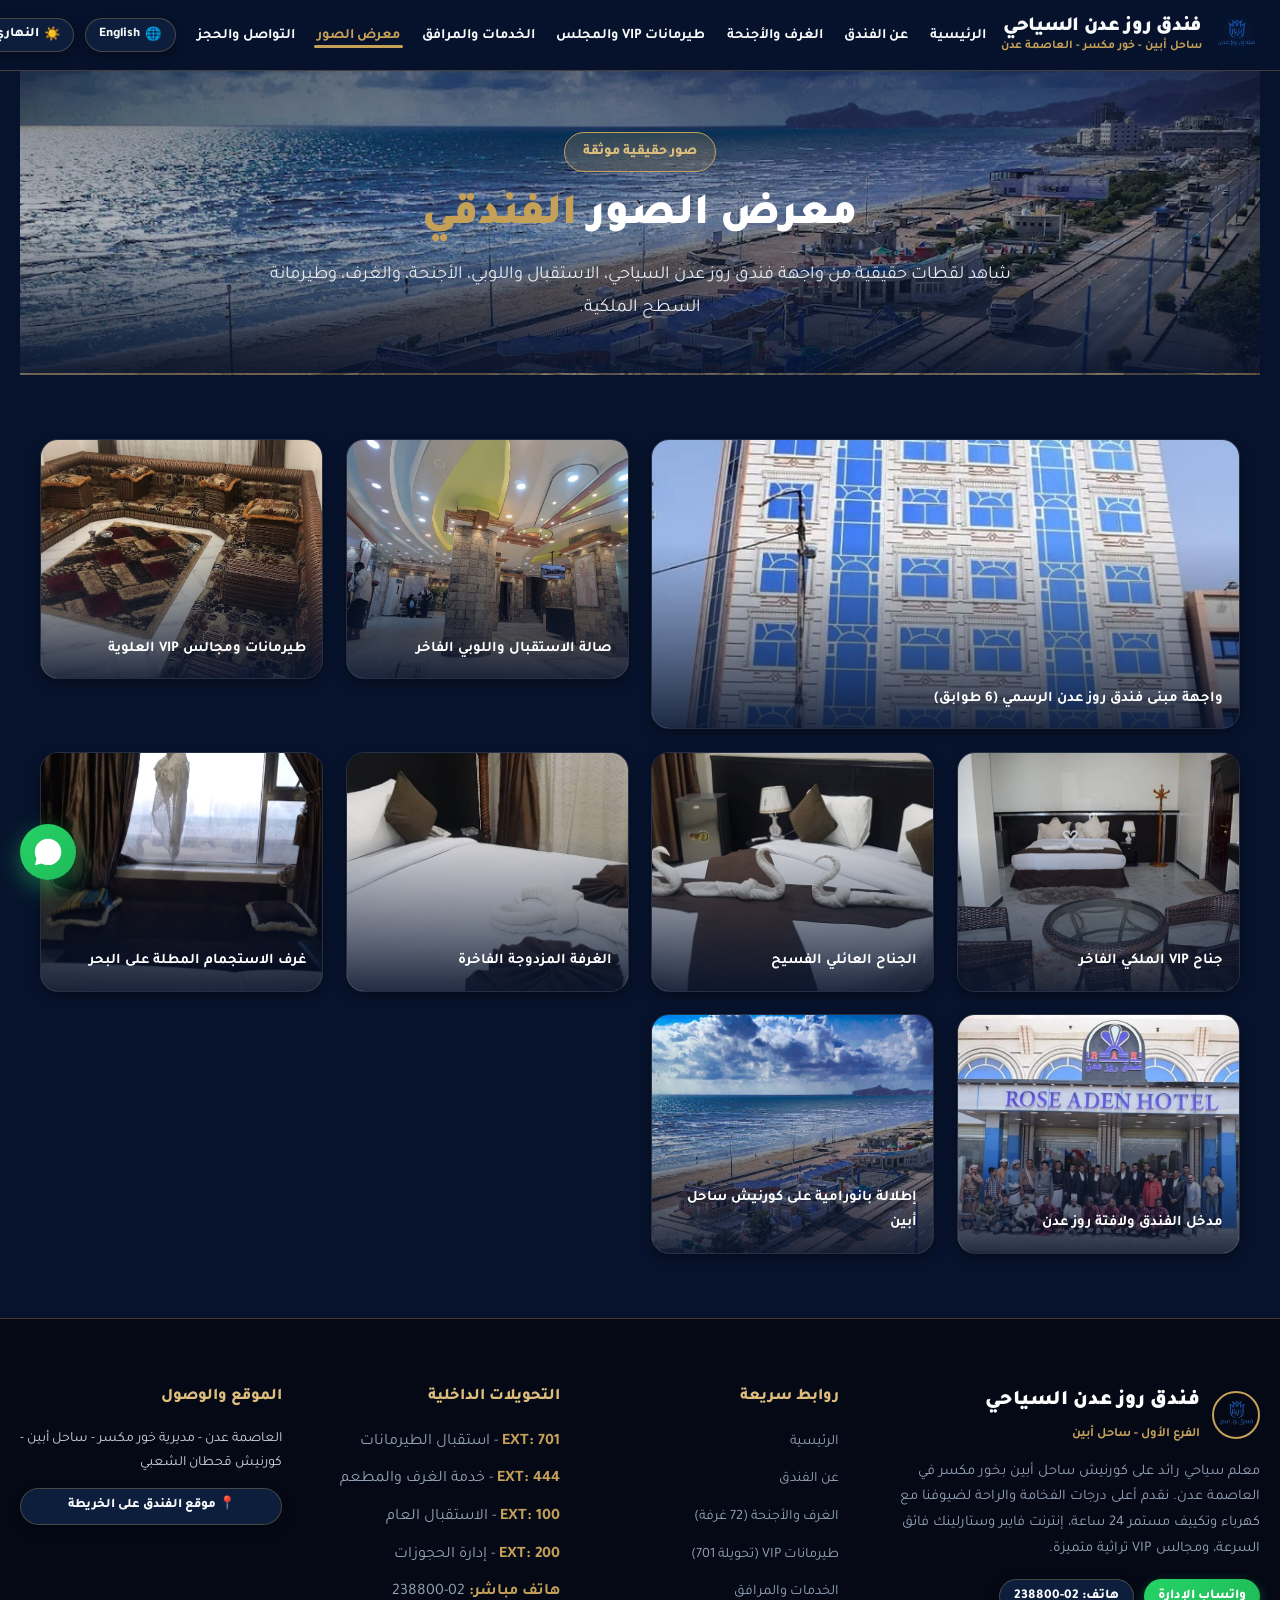
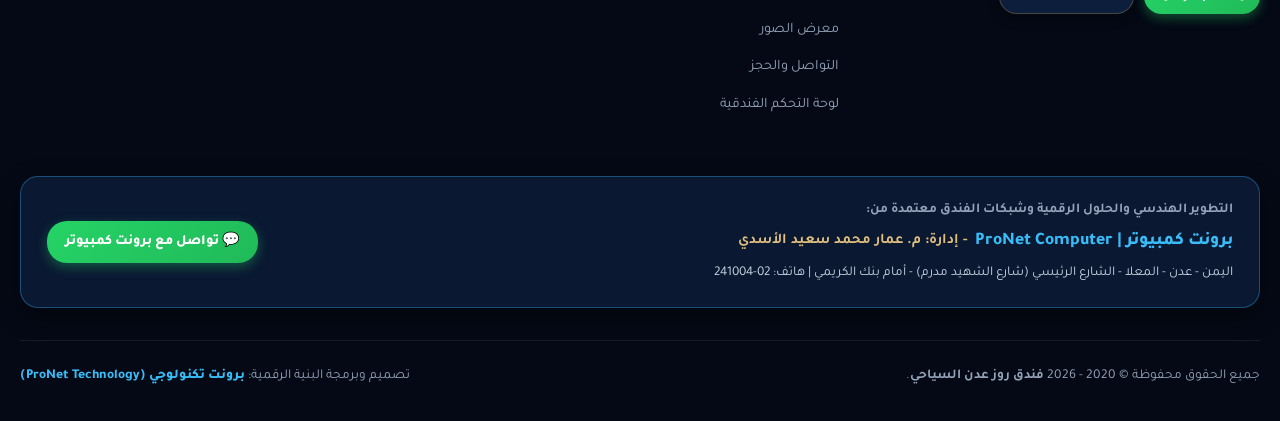
<file: gallery.html>
<!DOCTYPE html>
<html lang="ar" dir="rtl" data-theme="dark">
<head>
  <meta charset="UTF-8">
  <meta name="viewport" content="width=device-width, initial-scale=1.0">
  <title>معرض الصور | فندق روز عدن السياحي (ساحل أبين)</title>
  
  <!-- Favicon -->
  <link rel="icon" type="image/png" href="assets/favicon.png">
  <link rel="apple-touch-icon" href="assets/favicon.png">

  <!-- Typography -->
  <link rel="preconnect" href="https://fonts.googleapis.com">
  <link rel="preconnect" href="https://fonts.gstatic.com" crossorigin>
  <link href="https://fonts.googleapis.com/css2?family=Tajawal:wght@300;400;500;700;800;900&family=Plus+Jakarta+Sans:wght@400;600;700;800&display=swap" rel="stylesheet">

  <link rel="stylesheet" href="css/style.css">
</head>
<body>
  
  <!-- Header & Navigation -->
  <header>
    <div class="nav-container">
      <a href="index.html" class="logo-container">
        <img src="assets/logo.png" alt="فندق روز عدن السياحي" class="logo-img">
        <div class="logo-text">
          <h1 id="navTitle" data-bind="hotelName">فندق روز عدن السياحي</h1>
          <span id="navSub">ساحل أبين - خور مكسر - العاصمة عدن</span>
        </div>
      </a>

      <div class="nav-controls">
        <ul class="nav-links">
          <li><a href="index.html" id="nlHome" class="">الرئيسية</a></li>
          <li><a href="about.html" id="nlAbout" class="">عن الفندق</a></li>
          <li><a href="rooms.html" id="nlRooms" class="">الغرف والأجنحة</a></li>
          <li><a href="tairmanah.html" id="nlVip" class="">طيرمانات VIP والمجلس</a></li>
          <li><a href="services.html" id="nlServices" class="">الخدمات والمرافق</a></li>
          <li><a href="gallery.html" id="nlGallery" class="active">معرض الصور</a></li>
          <li><a href="contact.html" id="nlContact" class="">التواصل والحجز</a></li>
          <li class="nav-drawer-actions">
            <a href="admin.html" class="nav-admin-link" style="justify-content:center; padding:0.65rem;">
              ⚙️ الدخول إلى لوحة التحكم الفندقية
            </a>
            <a href="https://wa.me/967780000676?text=%D9%85%D8%B1%D8%AD%D8%A8%D8%A7%D9%8B%20%D9%81%D9%86%D8%AF%D9%82%20%D8%B1%D9%88%D8%B2%20%D8%B9%D8%AF%D9%86%20%D8%A7%D9%84%D8%B3%D9%8A%D8%A7%D8%AD%D9%8A%D8%8C%20%D8%A3%D8%B1%D8%BA%D8%A8%20%D8%A8%D8%A7%D9%84%D8%AD%D8%AC%D8%B2" target="_blank" class="btn-nav-book" style="justify-content:center; padding:0.65rem;">
              💬 حجز مباشر عبر واتساب: 780000676
            </a>
          </li>
        </ul>

        <!-- Language Toggle Button -->
        <button class="btn-toggle" id="btnLangToggle" onclick="toggleLanguage()" title="تغيير اللغة / Switch Language">
          🌐 <span id="langBtnText">English</span>
        </button>

        <!-- Theme Toggle Button (Day / Night) -->
        <button class="btn-toggle" id="btnThemeToggle" onclick="toggleTheme()" title="الوضع الليلي / النهاري">
          <span id="themeBtnIcon">☀️</span> <span id="themeBtnText">النهاري</span>
        </button>

        <!-- Admin Control Panel Link -->
        <a href="admin.html" class="nav-admin-link" title="لوحة التحكم الفندقية">
          ⚙️ <span id="nlAdmin">لوحة التحكم</span>
        </a>

        <!-- Direct WhatsApp Booking Nav Button -->
        <a href="https://wa.me/967780000676?text=%D9%85%D8%B1%D8%AD%D8%A8%D8%A7%D9%8B%20%D9%81%D9%86%D8%AF%D9%82%20%D8%B1%D9%88%D8%B2%20%D8%B9%D8%AF%D9%86%20%D8%A7%D9%84%D8%B3%D9%8A%D8%A7%D8%AD%D9%8A%D8%8C%20%D8%A3%D8%B1%D8%BA%D8%A8%20%D8%A8%D8%A7%D9%84%D8%AD%D8%AC%D8%B2" target="_blank" class="btn-nav-book">
          <svg width="18" height="18" viewBox="0 0 24 24" fill="currentColor"><path d="M12.04 2c-5.46 0-9.91 4.45-9.91 9.91 0 1.75.46 3.45 1.32 4.95L2.05 22l5.25-1.38c1.45.79 3.08 1.21 4.74 1.21 5.46 0 9.91-4.45 9.91-9.91 0-2.65-1.03-5.14-2.9-7.01A9.816 9.816 0 0 0 12.04 2z"/></svg>
          <span id="navBookText">واتساب: 780000676</span>
        </a>

        <!-- Mobile Nav Hamburger -->
        <button class="mobile-nav-toggle" onclick="toggleMobileNav()" aria-label="القائمة">☰</button>
      </div>
    </div>
  </header>


  
  <section class="page-hero">
    <div class="page-hero-content">
      <span class="hero-badge">صور حقيقية موثقة</span>
      <h1 class="page-hero-title">معرض الصور <span>الفندقي</span></h1>
      <p class="page-hero-desc">شاهد لقطات حقيقية من واجهة فندق روز عدن السياحي، الاستقبال واللوبي، الأجنحة، والغرف، وطيرمانة السطح الملكية.</p>
    </div>
  </section>


  <main>
    
  <section>
    <div class="gallery-grid">
      <div class="gallery-item featured">
        <img src="assets/building.jpg" alt="واجهة مبنى فندق روز عدن الرسمي (6 طوابق)">
        <div class="gallery-overlay">
          <h5>واجهة مبنى فندق روز عدن الرسمي (6 طوابق فندقية)</h5>
        </div>
      </div>
      <div class="gallery-item">
        <img src="assets/lobby.jpg" alt="صالة الاستقبال واللوبي الفاخر">
        <div class="gallery-overlay">
          <h5>صالة الاستقبال واللوبي الفاخر</h5>
        </div>
      </div>
      <div class="gallery-item">
        <img src="assets/tairmanah.jpg" alt="طيرمانات ومجالس VIP العلوية">
        <div class="gallery-overlay">
          <h5>طيرمانات ومجالس VIP العلوية (تحويلة 701)</h5>
        </div>
      </div>
      <div class="gallery-item">
        <img src="assets/suite_vip.jpg" alt="جناح VIP الملكي الفاخر">
        <div class="gallery-overlay">
          <h5>جناح VIP الملكي الفاخر</h5>
        </div>
      </div>
      <div class="gallery-item">
        <img src="assets/room_family.jpg" alt="الجناح العائلي الفسيح">
        <div class="gallery-overlay">
          <h5>الجناح العائلي الفسيح</h5>
        </div>
      </div>
      <div class="gallery-item">
        <img src="assets/room_twin.jpg" alt="الغرفة المزدوجة الراقية">
        <div class="gallery-overlay">
          <h5>الغرفة المزدوجة الراقية</h5>
        </div>
      </div>
      <div class="gallery-item">
        <img src="assets/room_seaview.jpg" alt="غرف الاستجمام المطلة على البحر">
        <div class="gallery-overlay">
          <h5>غرف الاستجمام المطلة على ساحل أبين</h5>
        </div>
      </div>
      <div class="gallery-item">
        <img src="assets/entrance.jpg" alt="مدخل الفندق ولافتة روز عدن">
        <div class="gallery-overlay">
          <h5>مدخل الفندق واللافتة الرسمية</h5>
        </div>
      </div>
      <div class="gallery-item">
        <img src="assets/seaview.jpg" alt="إطلالة بانورامية على كورنيش ساحل أبين">
        <div class="gallery-overlay">
          <h5>إطلالة بانورامية على كورنيش ساحل أبين</h5>
        </div>
      </div>
    </div>
  </section>

  </main>

  
  <!-- Footer & Official ProNet Technical Attribution -->
  <footer>
    <div class="footer-grid">
      <div class="footer-brand">
        <div style="display:flex; align-items:center; gap:12px; margin-bottom:12px;">
          <img src="assets/logo_emblem.png" alt="شعار فندق روز عدن" style="height:48px; width:48px; object-fit:cover; border-radius:50%; border:2px solid var(--accent-gold);">
          <div>
            <h4 style="margin:0; color:#fff;" data-bind="hotelName">فندق روز عدن السياحي</h4>
            <span style="color:var(--accent-gold); font-size:0.8rem; font-weight:700;">الفرع الأول - ساحل أبين</span>
          </div>
        </div>
        <p>
          معلم سياحي رائد على كورنيش ساحل أبين بخور مكسر في العاصمة عدن. نقدم أعلى درجات الفخامة والراحة لضيوفنا مع كهرباء وتكييف مستمر 24 ساعة، إنترنت فايبر وستارلينك فائق السرعة، ومجالس VIP تراثية متميزة.
        </p>
        <div style="margin-top:1rem; display:flex; flex-wrap:wrap; gap:10px;">
          <a href="https://wa.me/967780000676" target="_blank" class="pronet-wa-btn" style="padding:5px 14px; font-size:0.84rem;">واتساب الإدارة</a>
          <a href="tel:02238800" class="btn-toggle" style="font-size:0.84rem; padding:5px 14px;">هاتف: 02-238800</a>
        </div>
      </div>

      <div class="footer-col">
        <h5>روابط سريعة</h5>
        <ul>
          <li><a href="index.html">الرئيسية</a></li>
          <li><a href="about.html">عن الفندق</a></li>
          <li><a href="rooms.html">الغرف والأجنحة (72 غرفة)</a></li>
          <li><a href="tairmanah.html">طيرمانات VIP (تحويلة 701)</a></li>
          <li><a href="services.html">الخدمات والمرافق</a></li>
          <li><a href="gallery.html">معرض الصور</a></li>
          <li><a href="contact.html">التواصل والحجز</a></li>
          <li><a href="admin.html">لوحة التحكم الفندقية</a></li>
        </ul>
      </div>

      <div class="footer-col">
        <h5>التحويلات الداخلية</h5>
        <ul>
          <li><strong style="color:var(--accent-gold);">EXT: <span data-bind="ext701">701</span></strong> - استقبال الطيرمانات</li>
          <li><strong style="color:var(--accent-gold);">EXT: <span data-bind="ext444">444</span></strong> - خدمة الغرف والمطعم</li>
          <li><strong style="color:var(--accent-gold);">EXT: 100</strong> - الاستقبال العام</li>
          <li><strong style="color:var(--accent-gold);">EXT: 200</strong> - إدارة الحجوزات</li>
          <li><strong style="color:var(--accent-gold);">هاتف مباشر:</strong> <span data-bind="phone">02-238800</span></li>
        </ul>
      </div>

      <div class="footer-col">
        <h5>الموقع والوصول</h5>
        <p style="font-size:0.88rem; color:#cbd5e1; line-height:1.7;" data-bind="address">
          العاصمة عدن - مديرية خور مكسر - ساحل أبين - كورنيش قحطان الشعبي - مباشرة أمام الشاطئ، بالقرب من مطار عدن الدولي.
        </p>
        <div style="margin-top:12px;">
          <a href="https://maps.app.goo.gl/uP6U2BwVzC2J2" target="_blank" class="btn-toggle" style="font-size:0.82rem; padding:6px 12px; width:100%; justify-content:center;">
            📍 موقع الفندق على الخريطة
          </a>
        </div>
      </div>
    </div>

    <!-- Official ProNet Branding Box -->
    <div class="pronet-box">
      <div class="pronet-info">
        <div class="p-header">التطوير الهندسي والحلول الرقمية وشبكات الفندق معتمدة من:</div>
        <div style="display:flex; align-items:center; flex-wrap:wrap; gap:8px;">
          <a href="https://wa.me/967775043020" target="_blank" class="pronet-link-co">
            برونت كمبيوتر | ProNet Computer
          </a>
          <span class="pronet-eng">- إدارة: م. عمار محمد سعيد الأسدي</span>
        </div>
        <div class="pronet-addr">
          اليمن - عدن - المعلا - الشارع الرئيسي (شارع الشهيد مدرم) - أمام بنك الكريمي | هاتف: 02-241004
        </div>
      </div>
      <div class="pronet-actions">
        <a href="https://wa.me/967775043020?text=مرحبا_برونت_كمبيوتر" target="_blank" class="pronet-wa-btn">
          💬 تواصل مع برونت كمبيوتر
        </a>
      </div>
    </div>

    <div class="footer-bottom">
      <div>
        جميع الحقوق محفوظة &copy; 2020 - 2026 <strong data-bind="hotelName">فندق روز عدن السياحي (الفرع الأول)</strong>.
      </div>
      <div>
        تصميم وبرمجة البنية الرقمية: <span style="color:#38bdf8; font-weight:800;">برونت تكنولوجي (ProNet Technology)</span>
      </div>
    </div>
  </footer>

  <!-- Floating WhatsApp Button -->
  <a href="https://wa.me/967780000676?text=%D9%85%D8%B1%D8%AD%D8%A8%D8%A7%D9%8B%20%D9%81%D9%86%D8%AF%D9%82%20%D8%B1%D9%88%D8%B2%20%D8%B9%D8%AF%D9%86%20%D8%A7%D9%84%D8%B3%D9%8A%D8%A7%D8%AD%D9%8A" target="_blank" class="float-whatsapp" title="تواصل مباشر عبر واتساب">
    <svg viewBox="0 0 24 24"><path d="M12.04 2c-5.46 0-9.91 4.45-9.91 9.91 0 1.75.46 3.45 1.32 4.95L2.05 22l5.25-1.38c1.45.79 3.08 1.21 4.74 1.21 5.46 0 9.91-4.45 9.91-9.91 0-2.65-1.03-5.14-2.9-7.01A9.816 9.816 0 0 0 12.04 2z"/></svg>
  </a>

  <!-- Booking Modal -->
  <div class="modal-overlay" id="bookingModal">
    <div class="modal-box">
      <button class="modal-close" aria-label="إغلاق">&times;</button>
      <h3 class="modal-title">تأكيد حجز الإقامة الفندقية</h3>
      <div class="modal-subtitle" id="bmRoomTitle">جناح VIP الملكي الفاخر</div>

      <form id="bookingModalForm">
        <div class="form-row">
          <div class="form-group">
            <label>اسم الضيف الكريم / النزيل:</label>
            <input type="text" class="form-control" id="bmGuestName" required placeholder="الاسم ثلاثي">
          </div>
          <div class="form-group">
            <label>رقم الهاتف / الواتساب:</label>
            <input type="tel" class="form-control" id="bmGuestPhone" required placeholder="مثال: 771234567" style="direction:ltr; text-align:right;">
          </div>
        </div>

        <div class="form-row">
          <div class="form-group">
            <label>تاريخ الدخول المتوقع:</label>
            <input type="date" class="form-control" id="bmCheckIn" required>
          </div>
          <div class="form-group">
            <label>تاريخ المغادرة:</label>
            <input type="date" class="form-control" id="bmCheckOut" required>
          </div>
        </div>

        <div class="form-group">
          <label>عدد النزلاء والبالغين:</label>
          <select class="form-control" id="bmGuests">
            <option value="1">شخص واحد</option>
            <option value="2" selected>شخصين (2)</option>
            <option value="3">3 أشخاص</option>
            <option value="4">عائلة 4 أفراد</option>
            <option value="5">عائلة 5 أفراد فأكثر</option>
            <option value="10">وفد / جلسة طيرمانة (حتى 15 شخصاً)</option>
          </select>
        </div>

        <div class="form-group">
          <label>ملاحظات إضافية أو متطلبات خاصة:</label>
          <textarea class="form-control" id="bmNotes" rows="2" placeholder="إطلالة محددة، وقت الوصول من المطار..."></textarea>
        </div>

        <div class="modal-price-calc">
          <span class="label">التكلفة التقديرية للإقامة:</span>
          <span class="value" id="bmTotalPrice">حسب الطلب / أسعار خاصة</span>
        </div>

        <button type="submit" class="btn-whatsapp-hero" style="width:100%; justify-content:center; padding:0.9rem;">
          🚀 تأكيد الحجز وإرسال الطلب عبر واتساب المعتمد
        </button>
      </form>
    </div>
  </div>

  <script src="js/data.js"></script>
  <script src="js/main.js"></script>

</body>
</html>
</file>
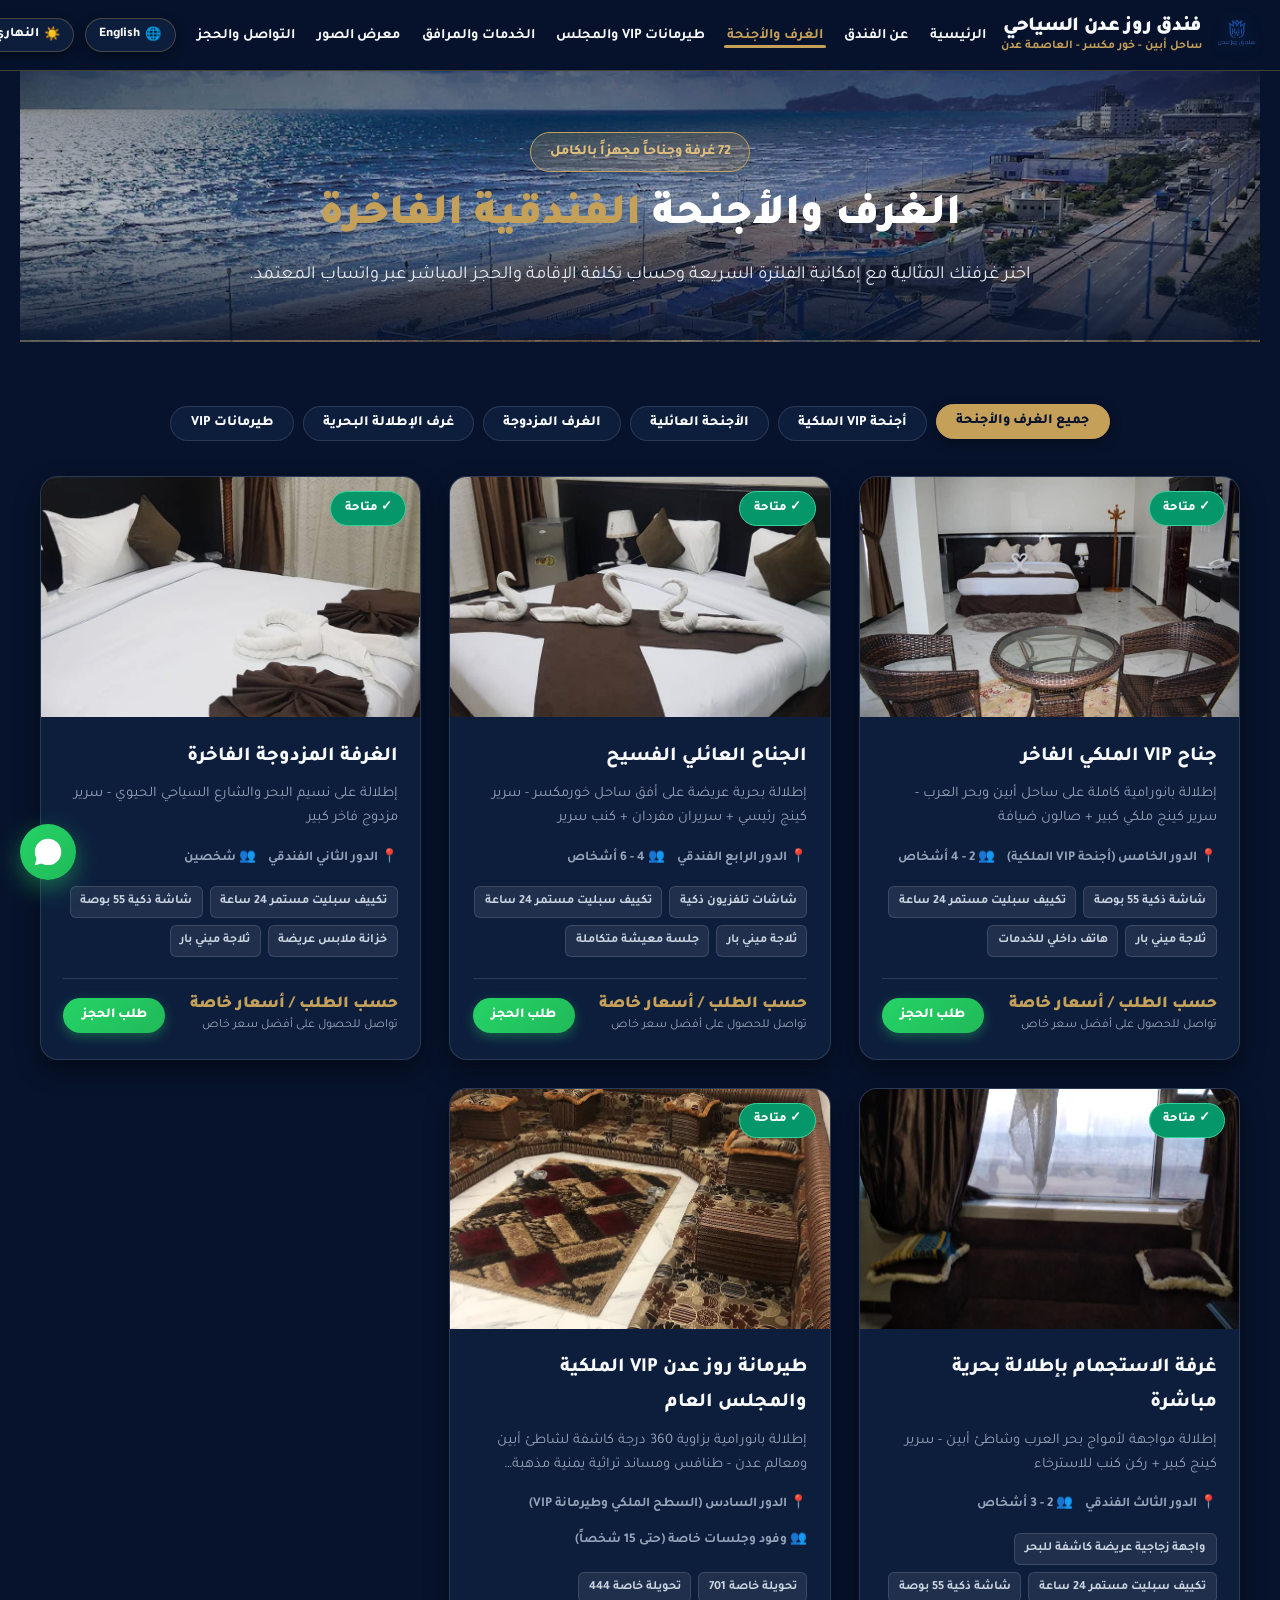
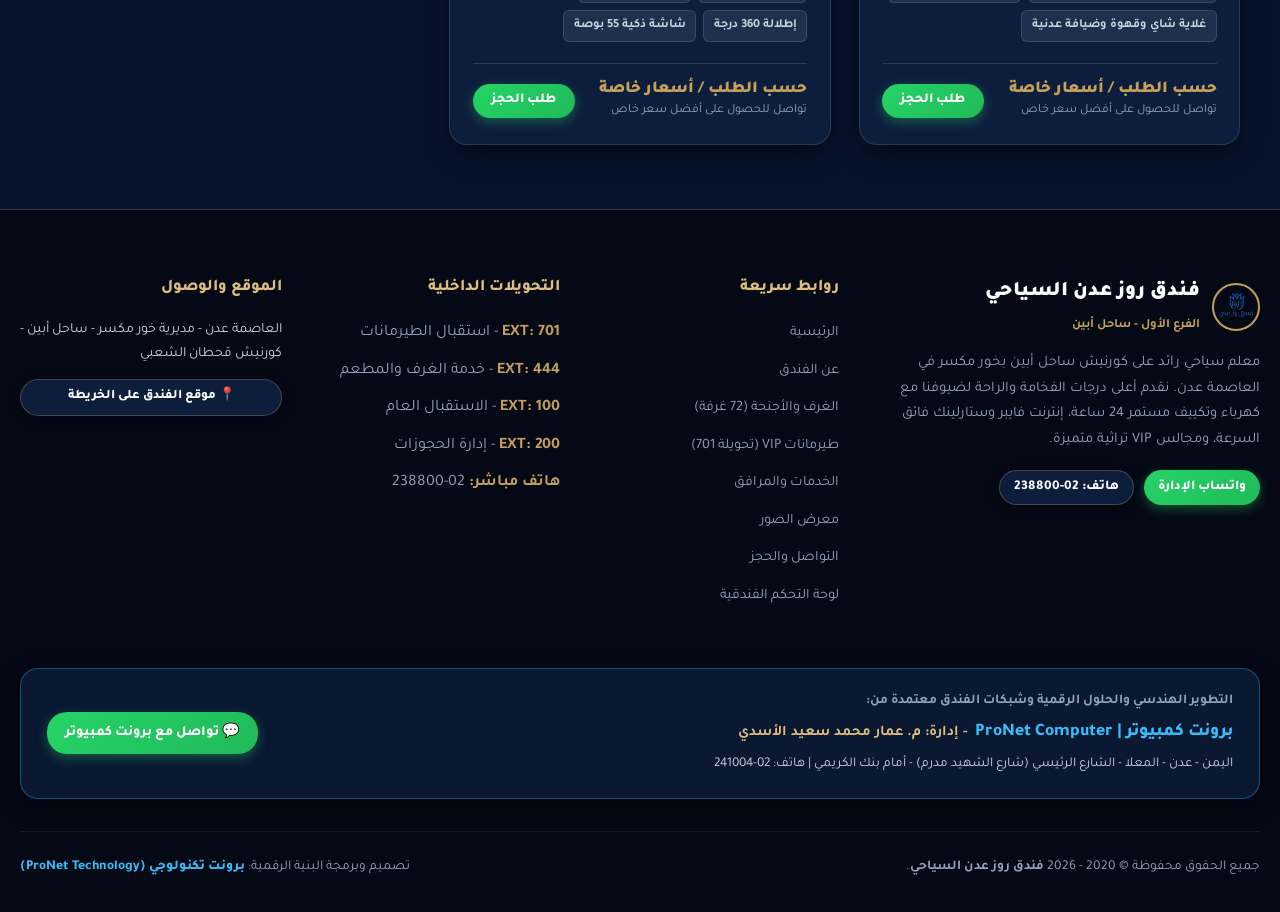
<file: rooms.html>
<!DOCTYPE html>
<html lang="ar" dir="rtl" data-theme="dark">
<head>
  <meta charset="UTF-8">
  <meta name="viewport" content="width=device-width, initial-scale=1.0">
  <title>الغرف والأجنحة | فندق روز عدن السياحي (ساحل أبين)</title>
  
  <!-- Favicon -->
  <link rel="icon" type="image/png" href="assets/favicon.png">
  <link rel="apple-touch-icon" href="assets/favicon.png">

  <!-- Typography -->
  <link rel="preconnect" href="https://fonts.googleapis.com">
  <link rel="preconnect" href="https://fonts.gstatic.com" crossorigin>
  <link href="https://fonts.googleapis.com/css2?family=Tajawal:wght@300;400;500;700;800;900&family=Plus+Jakarta+Sans:wght@400;600;700;800&display=swap" rel="stylesheet">

  <link rel="stylesheet" href="css/style.css">
</head>
<body>
  
  <!-- Header & Navigation -->
  <header>
    <div class="nav-container">
      <a href="index.html" class="logo-container">
        <img src="assets/logo.png" alt="فندق روز عدن السياحي" class="logo-img">
        <div class="logo-text">
          <h1 id="navTitle" data-bind="hotelName">فندق روز عدن السياحي</h1>
          <span id="navSub">ساحل أبين - خور مكسر - العاصمة عدن</span>
        </div>
      </a>

      <div class="nav-controls">
        <ul class="nav-links">
          <li><a href="index.html" id="nlHome" class="">الرئيسية</a></li>
          <li><a href="about.html" id="nlAbout" class="">عن الفندق</a></li>
          <li><a href="rooms.html" id="nlRooms" class="active">الغرف والأجنحة</a></li>
          <li><a href="tairmanah.html" id="nlVip" class="">طيرمانات VIP والمجلس</a></li>
          <li><a href="services.html" id="nlServices" class="">الخدمات والمرافق</a></li>
          <li><a href="gallery.html" id="nlGallery" class="">معرض الصور</a></li>
          <li><a href="contact.html" id="nlContact" class="">التواصل والحجز</a></li>
          <li class="nav-drawer-actions">
            <a href="admin.html" class="nav-admin-link" style="justify-content:center; padding:0.65rem;">
              ⚙️ الدخول إلى لوحة التحكم الفندقية
            </a>
            <a href="https://wa.me/967780000676?text=%D9%85%D8%B1%D8%AD%D8%A8%D8%A7%D9%8B%20%D9%81%D9%86%D8%AF%D9%82%20%D8%B1%D9%88%D8%B2%20%D8%B9%D8%AF%D9%86%20%D8%A7%D9%84%D8%B3%D9%8A%D8%A7%D8%AD%D9%8A%D8%8C%20%D8%A3%D8%B1%D8%BA%D8%A8%20%D8%A8%D8%A7%D9%84%D8%AD%D8%AC%D8%B2" target="_blank" class="btn-nav-book" style="justify-content:center; padding:0.65rem;">
              💬 حجز مباشر عبر واتساب: 780000676
            </a>
          </li>
        </ul>

        <!-- Language Toggle Button -->
        <button class="btn-toggle" id="btnLangToggle" onclick="toggleLanguage()" title="تغيير اللغة / Switch Language">
          🌐 <span id="langBtnText">English</span>
        </button>

        <!-- Theme Toggle Button (Day / Night) -->
        <button class="btn-toggle" id="btnThemeToggle" onclick="toggleTheme()" title="الوضع الليلي / النهاري">
          <span id="themeBtnIcon">☀️</span> <span id="themeBtnText">النهاري</span>
        </button>

        <!-- Admin Control Panel Link -->
        <a href="admin.html" class="nav-admin-link" title="لوحة التحكم الفندقية">
          ⚙️ <span id="nlAdmin">لوحة التحكم</span>
        </a>

        <!-- Direct WhatsApp Booking Nav Button -->
        <a href="https://wa.me/967780000676?text=%D9%85%D8%B1%D8%AD%D8%A8%D8%A7%D9%8B%20%D9%81%D9%86%D8%AF%D9%82%20%D8%B1%D9%88%D8%B2%20%D8%B9%D8%AF%D9%86%20%D8%A7%D9%84%D8%B3%D9%8A%D8%A7%D8%AD%D9%8A%D8%8C%20%D8%A3%D8%B1%D8%BA%D8%A8%20%D8%A8%D8%A7%D9%84%D8%AD%D8%AC%D8%B2" target="_blank" class="btn-nav-book">
          <svg width="18" height="18" viewBox="0 0 24 24" fill="currentColor"><path d="M12.04 2c-5.46 0-9.91 4.45-9.91 9.91 0 1.75.46 3.45 1.32 4.95L2.05 22l5.25-1.38c1.45.79 3.08 1.21 4.74 1.21 5.46 0 9.91-4.45 9.91-9.91 0-2.65-1.03-5.14-2.9-7.01A9.816 9.816 0 0 0 12.04 2z"/></svg>
          <span id="navBookText">واتساب: 780000676</span>
        </a>

        <!-- Mobile Nav Hamburger -->
        <button class="mobile-nav-toggle" onclick="toggleMobileNav()" aria-label="القائمة">☰</button>
      </div>
    </div>
  </header>


  
  <section class="page-hero">
    <div class="page-hero-content">
      <span class="hero-badge">72 غرفة وجناحاً مجهزاً بالكامل</span>
      <h1 class="page-hero-title">الغرف والأجنحة <span>الفندقية الفاخرة</span></h1>
      <p class="page-hero-desc">اختر غرفتك المثالية مع إمكانية الفلترة السريعة وحساب تكلفة الإقامة والحجز المباشر عبر واتساب المعتمد.</p>
    </div>
  </section>


  <main>
    
  <section>
    <!-- Room Filter Tabs -->
    <div class="filter-tabs">
      <button class="filter-btn active" data-filter="all">جميع الغرف والأجنحة</button>
      <button class="filter-btn" data-filter="vip">أجنحة VIP الملكية</button>
      <button class="filter-btn" data-filter="family">الأجنحة العائلية</button>
      <button class="filter-btn" data-filter="double">الغرف المزدوجة</button>
      <button class="filter-btn" data-filter="seaview">غرف الإطلالة البحرية</button>
      <button class="filter-btn" data-filter="tairmanah">طيرمانات VIP</button>
    </div>

    <!-- Rooms Grid -->
    <div class="rooms-grid">
      <!-- Room 1 -->
      <div class="room-card" data-type="vip">
        <div class="room-img-box">
          <img src="assets/suite_vip.jpg" alt="جناح VIP الملكي الفاخر">
          <span class="room-tag">VIP جناح ملكي فاخر</span>
        </div>
        <div class="room-info">
          <h3 class="room-title">جناح VIP الملكي الفاخر</h3>
          <p class="room-desc">أجنحة واسعة مؤثثة بأرقى التصاميم الفندقية، صالون وجلسة خاصة مع طاولة ضيافة، سرير كينج مريح، إطلالة بحرية بانورامية، وخدمة فندقية مدار الساعة.</p>
          <div class="room-meta-specs">
            <span>📍 الدور الخامس والسادس</span>
            <span>👥 2 - 4 أشخاص</span>
          </div>
          <div class="room-amenities">
            <span class="amenity-chip">سرير كينج ملكي</span>
            <span class="amenity-chip">صالون ضيافة مستقل</span>
            <span class="amenity-chip">شاشة ذكية 55 بوصة</span>
            <span class="amenity-chip">تكييف سبليت 24h</span>
            <span class="amenity-chip">فايبر + ستارلينك</span>
          </div>
          <div class="room-footer">
            <div class="room-pricing">
              <span class="room-price-main" style="font-size:1.05rem; color:#c5a059; font-weight:900;">حسب الطلب / أسعار خاصة</span>
              <span class="room-price-sub">(تواصل للحصول على أفضل سعر خاص)</span>
            </div>
            <button class="btn-book-room" onclick="openBookingModal(1)">طلب الحجز</button>
          </div>
        </div>
      </div>

      <!-- Room 2 -->
      <div class="room-card" data-type="family">
        <div class="room-img-box">
          <img src="assets/room_family.jpg" alt="الجناح العائلي الفسيح">
          <span class="room-tag">غرفة عائلية واسعة</span>
        </div>
        <div class="room-info">
          <h3 class="room-title">الجناح العائلي الفسيح</h3>
          <p class="room-desc">إقامة مثالية للعائلات مع سرير كبير وأسرّة إضافية، ثلاجة عائلية، هاتف خدمة مباشر، وإضاءة مريحة تضمن أعلى درجات الراحة والسكينة.</p>
          <div class="room-meta-specs">
            <span>📍 الدور الرابع</span>
            <span>👥 4 - 6 أشخاص</span>
          </div>
          <div class="room-amenities">
            <span class="amenity-chip">سرير كينج + سريرين</span>
            <span class="amenity-chip">كنب سرير إضافي</span>
            <span class="amenity-chip">ثلاجة عائلية</span>
            <span class="amenity-chip">تكييف متواصل</span>
          </div>
          <div class="room-footer">
            <div class="room-pricing">
              <span class="room-price-main" style="font-size:1.05rem; color:#c5a059; font-weight:900;">حسب الطلب / أسعار خاصة</span>
              <span class="room-price-sub">(تواصل للحصول على أفضل سعر خاص)</span>
            </div>
            <button class="btn-book-room" onclick="openBookingModal(2)">طلب الحجز</button>
          </div>
        </div>
      </div>

      <!-- Room 3 -->
      <div class="room-card" data-type="double">
        <div class="room-img-box">
          <img src="assets/room_twin.jpg" alt="الغرفة المزدوجة الراقية">
          <span class="room-tag">غرف ثنائية ومزدوجة</span>
        </div>
        <div class="room-info">
          <h3 class="room-title">الغرفة المزدوجة الفاخرة</h3>
          <p class="room-desc">مجهزة بأسرّة فندقية مريحة ومفروشات نقية، ملائمة تماماً للمسافرين والأصدقاء ورجال الأعمال، مع تكييف مستمر وخدمة غرف على مدار الساعة.</p>
          <div class="room-meta-specs">
            <span>📍 الدور الثاني والثالث</span>
            <span>👥 شخصين (2)</span>
          </div>
          <div class="room-amenities">
            <span class="amenity-chip">سرير مزدوج كبير</span>
            <span class="amenity-chip">شاشة LED</span>
            <span class="amenity-chip">ثلاجة صغيرة</span>
            <span class="amenity-chip">خزانة ملابس</span>
          </div>
          <div class="room-footer">
            <div class="room-pricing">
              <span class="room-price-main" style="font-size:1.05rem; color:#c5a059; font-weight:900;">حسب الطلب / أسعار خاصة</span>
              <span class="room-price-sub">(تواصل للحصول على أفضل سعر خاص)</span>
            </div>
            <button class="btn-book-room" onclick="openBookingModal(3)">طلب الحجز</button>
          </div>
        </div>
      </div>

      <!-- Room 4 -->
      <div class="room-card" data-type="seaview">
        <div class="room-img-box">
          <img src="assets/room_seaview.jpg" alt="غرفة الاستجمام بإطلالة بحرية مباشرة">
          <span class="room-tag">إطلالة بحرية مباشرة</span>
        </div>
        <div class="room-info">
          <h3 class="room-title">غرفة الاستجمام بإطلالة بحرية</h3>
          <p class="room-desc">واجهة زجاجية عريضة تطل مباشرة على أمواج بحر العرب وشاطئ أبين الساحر، مع جلسة كنب مدمجة لمشاهدة شروق الشمس والغروب.</p>
          <div class="room-meta-specs">
            <span>📍 الدور الثالث والرابع</span>
            <span>👥 2 - 3 أشخاص</span>
          </div>
          <div class="room-amenities">
            <span class="amenity-chip">واجهة زجاجية كاشفة</span>
            <span class="amenity-chip">جلسة كنب استرخاء</span>
            <span class="amenity-chip">تكييف سبليت هادئ</span>
            <span class="amenity-chip">إنترنت فايبر + ستارلينك</span>
          </div>
          <div class="room-footer">
            <div class="room-pricing">
              <span class="room-price-main" style="font-size:1.05rem; color:#c5a059; font-weight:900;">حسب الطلب / أسعار خاصة</span>
              <span class="room-price-sub">(تواصل للحصول على أفضل سعر خاص)</span>
            </div>
            <button class="btn-book-room" onclick="openBookingModal(4)">طلب الحجز</button>
          </div>
        </div>
      </div>

      <!-- Room 5 -->
      <div class="room-card" data-type="tairmanah">
        <div class="room-img-box">
          <img src="assets/tairmanah.jpg" alt="طيرمانة روز عدن VIP الملكية">
          <span class="room-tag">طيرمانة الدور السادس VIP</span>
        </div>
        <div class="room-info">
          <h3 class="room-title">طيرمانة VIP والمجلس العام</h3>
          <p class="room-desc">مجلس يمني تراثي ملكي في أعلى قمة الفندق، مجهز بطنافس مذهبة ومساند وثيرة، وشاشات تلفزيون عملاقة، وإطلالة 360 درجة على بحر العرب.</p>
          <div class="room-meta-specs">
            <span>📍 الدور السادس (السطح)</span>
            <span>👥 حتى 15 شخصاً</span>
          </div>
          <div class="room-amenities">
            <span class="amenity-chip">تحويلة خاصة 701</span>
            <span class="amenity-chip">شاشة 65 بوصة</span>
            <span class="amenity-chip">ضيافة شاي وبن عدني</span>
            <span class="amenity-chip">إطلالة 360 درجة</span>
          </div>
          <div class="room-footer">
            <div class="room-pricing">
              <span class="room-price-main" style="font-size:1.05rem; color:#c5a059; font-weight:900;">حسب الطلب / أسعار خاصة</span>
              <span class="room-price-sub">(تواصل للحصول على أفضل سعر خاص)</span>
            </div>
            <button class="btn-book-room" onclick="openBookingModal(5)">طلب الحجز</button>
          </div>
        </div>
      </div>
    </div>
  </section>

  </main>

  
  <!-- Footer & Official ProNet Technical Attribution -->
  <footer>
    <div class="footer-grid">
      <div class="footer-brand">
        <div style="display:flex; align-items:center; gap:12px; margin-bottom:12px;">
          <img src="assets/logo_emblem.png" alt="شعار فندق روز عدن" style="height:48px; width:48px; object-fit:cover; border-radius:50%; border:2px solid var(--accent-gold);">
          <div>
            <h4 style="margin:0; color:#fff;" data-bind="hotelName">فندق روز عدن السياحي</h4>
            <span style="color:var(--accent-gold); font-size:0.8rem; font-weight:700;">الفرع الأول - ساحل أبين</span>
          </div>
        </div>
        <p>
          معلم سياحي رائد على كورنيش ساحل أبين بخور مكسر في العاصمة عدن. نقدم أعلى درجات الفخامة والراحة لضيوفنا مع كهرباء وتكييف مستمر 24 ساعة، إنترنت فايبر وستارلينك فائق السرعة، ومجالس VIP تراثية متميزة.
        </p>
        <div style="margin-top:1rem; display:flex; flex-wrap:wrap; gap:10px;">
          <a href="https://wa.me/967780000676" target="_blank" class="pronet-wa-btn" style="padding:5px 14px; font-size:0.84rem;">واتساب الإدارة</a>
          <a href="tel:02238800" class="btn-toggle" style="font-size:0.84rem; padding:5px 14px;">هاتف: 02-238800</a>
        </div>
      </div>

      <div class="footer-col">
        <h5>روابط سريعة</h5>
        <ul>
          <li><a href="index.html">الرئيسية</a></li>
          <li><a href="about.html">عن الفندق</a></li>
          <li><a href="rooms.html">الغرف والأجنحة (72 غرفة)</a></li>
          <li><a href="tairmanah.html">طيرمانات VIP (تحويلة 701)</a></li>
          <li><a href="services.html">الخدمات والمرافق</a></li>
          <li><a href="gallery.html">معرض الصور</a></li>
          <li><a href="contact.html">التواصل والحجز</a></li>
          <li><a href="admin.html">لوحة التحكم الفندقية</a></li>
        </ul>
      </div>

      <div class="footer-col">
        <h5>التحويلات الداخلية</h5>
        <ul>
          <li><strong style="color:var(--accent-gold);">EXT: <span data-bind="ext701">701</span></strong> - استقبال الطيرمانات</li>
          <li><strong style="color:var(--accent-gold);">EXT: <span data-bind="ext444">444</span></strong> - خدمة الغرف والمطعم</li>
          <li><strong style="color:var(--accent-gold);">EXT: 100</strong> - الاستقبال العام</li>
          <li><strong style="color:var(--accent-gold);">EXT: 200</strong> - إدارة الحجوزات</li>
          <li><strong style="color:var(--accent-gold);">هاتف مباشر:</strong> <span data-bind="phone">02-238800</span></li>
        </ul>
      </div>

      <div class="footer-col">
        <h5>الموقع والوصول</h5>
        <p style="font-size:0.88rem; color:#cbd5e1; line-height:1.7;" data-bind="address">
          العاصمة عدن - مديرية خور مكسر - ساحل أبين - كورنيش قحطان الشعبي - مباشرة أمام الشاطئ، بالقرب من مطار عدن الدولي.
        </p>
        <div style="margin-top:12px;">
          <a href="https://maps.app.goo.gl/uP6U2BwVzC2J2" target="_blank" class="btn-toggle" style="font-size:0.82rem; padding:6px 12px; width:100%; justify-content:center;">
            📍 موقع الفندق على الخريطة
          </a>
        </div>
      </div>
    </div>

    <!-- Official ProNet Branding Box -->
    <div class="pronet-box">
      <div class="pronet-info">
        <div class="p-header">التطوير الهندسي والحلول الرقمية وشبكات الفندق معتمدة من:</div>
        <div style="display:flex; align-items:center; flex-wrap:wrap; gap:8px;">
          <a href="https://wa.me/967775043020" target="_blank" class="pronet-link-co">
            برونت كمبيوتر | ProNet Computer
          </a>
          <span class="pronet-eng">- إدارة: م. عمار محمد سعيد الأسدي</span>
        </div>
        <div class="pronet-addr">
          اليمن - عدن - المعلا - الشارع الرئيسي (شارع الشهيد مدرم) - أمام بنك الكريمي | هاتف: 02-241004
        </div>
      </div>
      <div class="pronet-actions">
        <a href="https://wa.me/967775043020?text=مرحبا_برونت_كمبيوتر" target="_blank" class="pronet-wa-btn">
          💬 تواصل مع برونت كمبيوتر
        </a>
      </div>
    </div>

    <div class="footer-bottom">
      <div>
        جميع الحقوق محفوظة &copy; 2020 - 2026 <strong data-bind="hotelName">فندق روز عدن السياحي (الفرع الأول)</strong>.
      </div>
      <div>
        تصميم وبرمجة البنية الرقمية: <span style="color:#38bdf8; font-weight:800;">برونت تكنولوجي (ProNet Technology)</span>
      </div>
    </div>
  </footer>

  <!-- Floating WhatsApp Button -->
  <a href="https://wa.me/967780000676?text=%D9%85%D8%B1%D8%AD%D8%A8%D8%A7%D9%8B%20%D9%81%D9%86%D8%AF%D9%82%20%D8%B1%D9%88%D8%B2%20%D8%B9%D8%AF%D9%86%20%D8%A7%D9%84%D8%B3%D9%8A%D8%A7%D8%AD%D9%8A" target="_blank" class="float-whatsapp" title="تواصل مباشر عبر واتساب">
    <svg viewBox="0 0 24 24"><path d="M12.04 2c-5.46 0-9.91 4.45-9.91 9.91 0 1.75.46 3.45 1.32 4.95L2.05 22l5.25-1.38c1.45.79 3.08 1.21 4.74 1.21 5.46 0 9.91-4.45 9.91-9.91 0-2.65-1.03-5.14-2.9-7.01A9.816 9.816 0 0 0 12.04 2z"/></svg>
  </a>

  <!-- Booking Modal -->
  <div class="modal-overlay" id="bookingModal">
    <div class="modal-box">
      <button class="modal-close" aria-label="إغلاق">&times;</button>
      <h3 class="modal-title">تأكيد حجز الإقامة الفندقية</h3>
      <div class="modal-subtitle" id="bmRoomTitle">جناح VIP الملكي الفاخر</div>

      <form id="bookingModalForm">
        <div class="form-row">
          <div class="form-group">
            <label>اسم الضيف الكريم / النزيل:</label>
            <input type="text" class="form-control" id="bmGuestName" required placeholder="الاسم ثلاثي">
          </div>
          <div class="form-group">
            <label>رقم الهاتف / الواتساب:</label>
            <input type="tel" class="form-control" id="bmGuestPhone" required placeholder="مثال: 771234567" style="direction:ltr; text-align:right;">
          </div>
        </div>

        <div class="form-row">
          <div class="form-group">
            <label>تاريخ الدخول المتوقع:</label>
            <input type="date" class="form-control" id="bmCheckIn" required>
          </div>
          <div class="form-group">
            <label>تاريخ المغادرة:</label>
            <input type="date" class="form-control" id="bmCheckOut" required>
          </div>
        </div>

        <div class="form-group">
          <label>عدد النزلاء والبالغين:</label>
          <select class="form-control" id="bmGuests">
            <option value="1">شخص واحد</option>
            <option value="2" selected>شخصين (2)</option>
            <option value="3">3 أشخاص</option>
            <option value="4">عائلة 4 أفراد</option>
            <option value="5">عائلة 5 أفراد فأكثر</option>
            <option value="10">وفد / جلسة طيرمانة (حتى 15 شخصاً)</option>
          </select>
        </div>

        <div class="form-group">
          <label>ملاحظات إضافية أو متطلبات خاصة:</label>
          <textarea class="form-control" id="bmNotes" rows="2" placeholder="إطلالة محددة، وقت الوصول من المطار..."></textarea>
        </div>

        <div class="modal-price-calc">
          <span class="label">التكلفة التقديرية للإقامة:</span>
          <span class="value" id="bmTotalPrice">حسب الطلب / أسعار خاصة</span>
        </div>

        <button type="submit" class="btn-whatsapp-hero" style="width:100%; justify-content:center; padding:0.9rem;">
          🚀 تأكيد الحجز وإرسال الطلب عبر واتساب المعتمد
        </button>
      </form>
    </div>
  </div>

  <script src="js/data.js"></script>
  <script src="js/main.js"></script>

</body>
</html>
</file>
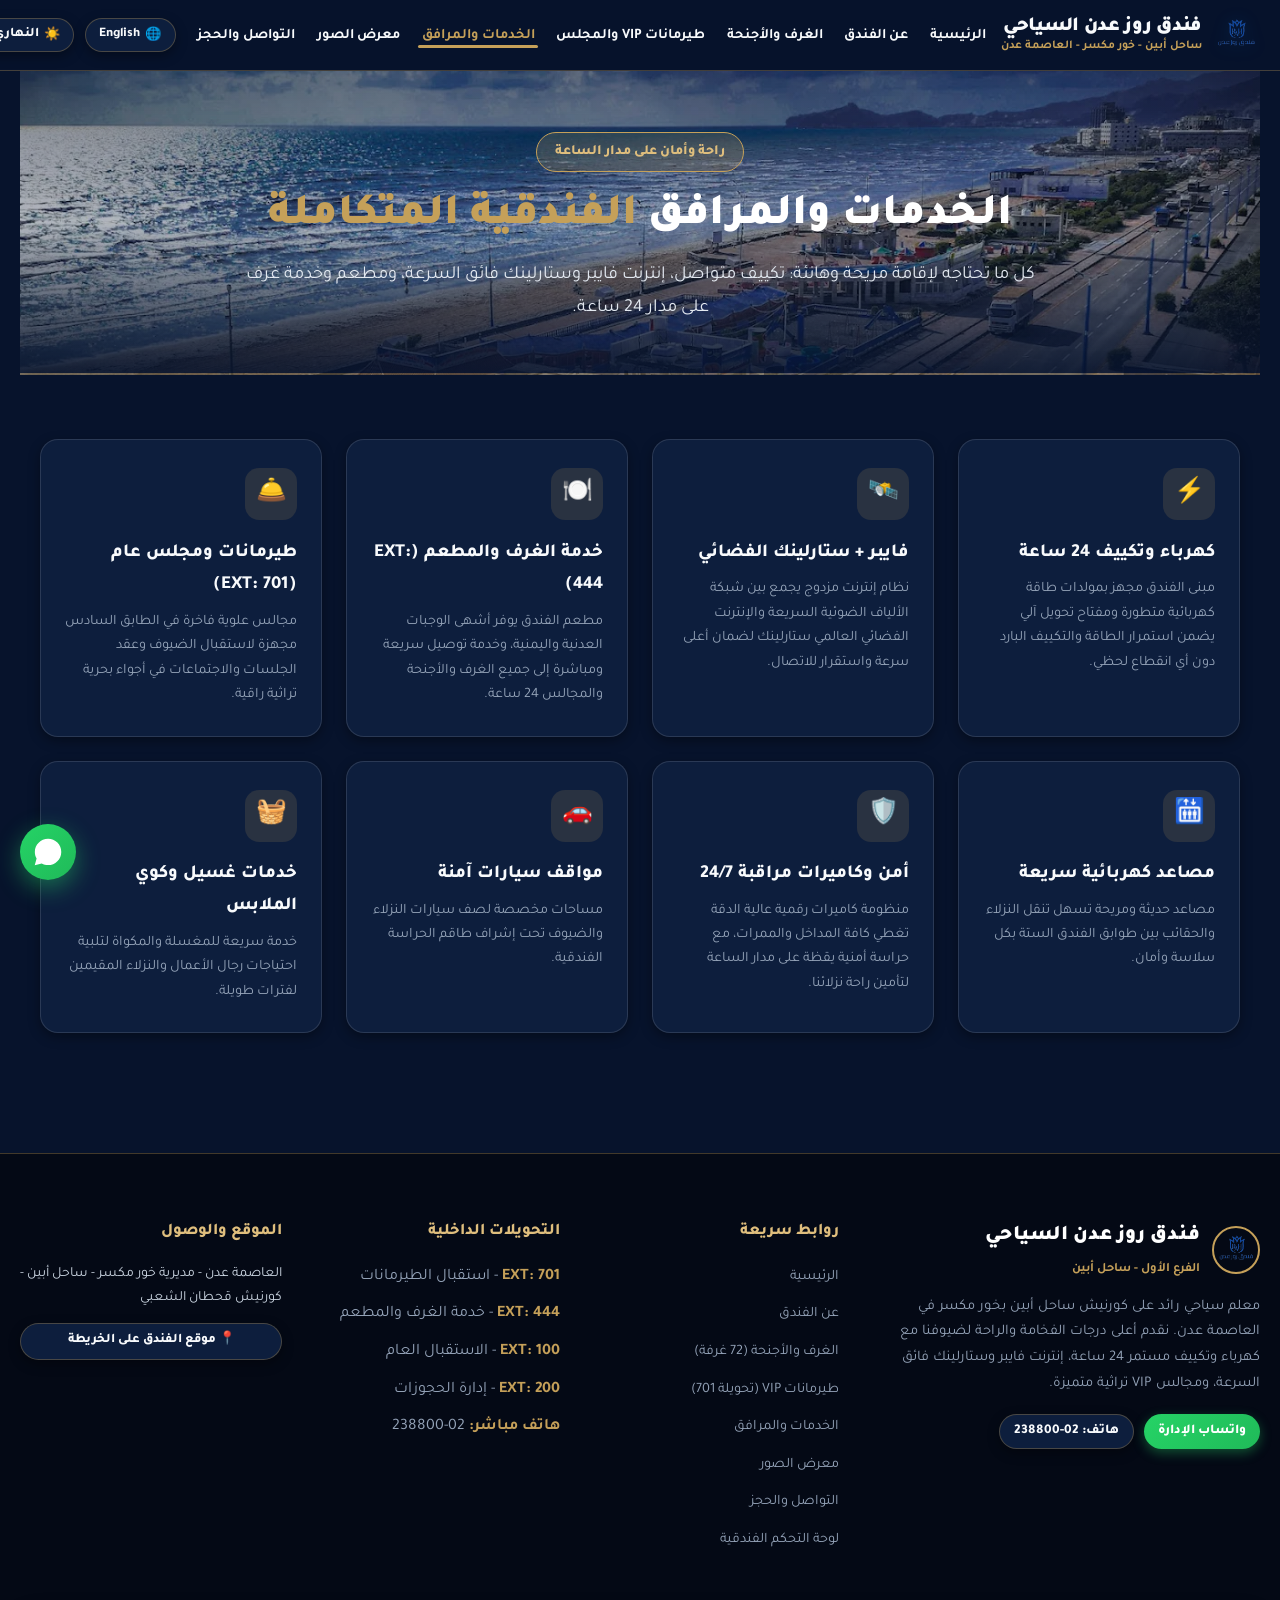
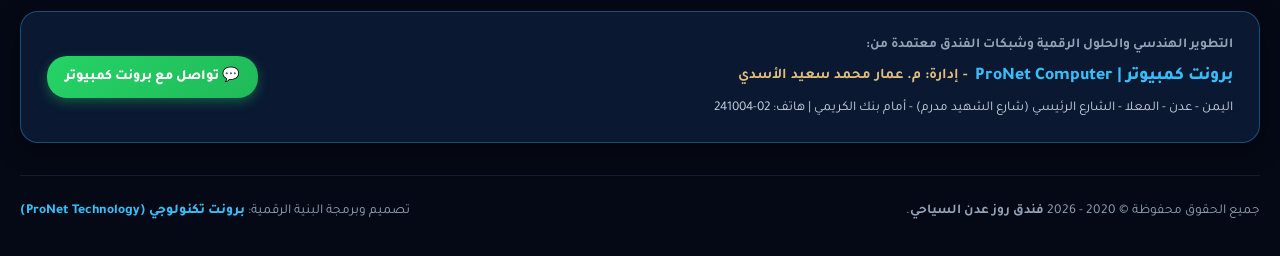
<file: services.html>
<!DOCTYPE html>
<html lang="ar" dir="rtl" data-theme="dark">
<head>
  <meta charset="UTF-8">
  <meta name="viewport" content="width=device-width, initial-scale=1.0">
  <title>الخدمات والمرافق | فندق روز عدن السياحي (ساحل أبين)</title>
  
  <!-- Favicon -->
  <link rel="icon" type="image/png" href="assets/favicon.png">
  <link rel="apple-touch-icon" href="assets/favicon.png">

  <!-- Typography -->
  <link rel="preconnect" href="https://fonts.googleapis.com">
  <link rel="preconnect" href="https://fonts.gstatic.com" crossorigin>
  <link href="https://fonts.googleapis.com/css2?family=Tajawal:wght@300;400;500;700;800;900&family=Plus+Jakarta+Sans:wght@400;600;700;800&display=swap" rel="stylesheet">

  <link rel="stylesheet" href="css/style.css">
</head>
<body>
  
  <!-- Header & Navigation -->
  <header>
    <div class="nav-container">
      <a href="index.html" class="logo-container">
        <img src="assets/logo.png" alt="فندق روز عدن السياحي" class="logo-img">
        <div class="logo-text">
          <h1 id="navTitle" data-bind="hotelName">فندق روز عدن السياحي</h1>
          <span id="navSub">ساحل أبين - خور مكسر - العاصمة عدن</span>
        </div>
      </a>

      <div class="nav-controls">
        <ul class="nav-links">
          <li><a href="index.html" id="nlHome" class="">الرئيسية</a></li>
          <li><a href="about.html" id="nlAbout" class="">عن الفندق</a></li>
          <li><a href="rooms.html" id="nlRooms" class="">الغرف والأجنحة</a></li>
          <li><a href="tairmanah.html" id="nlVip" class="">طيرمانات VIP والمجلس</a></li>
          <li><a href="services.html" id="nlServices" class="active">الخدمات والمرافق</a></li>
          <li><a href="gallery.html" id="nlGallery" class="">معرض الصور</a></li>
          <li><a href="contact.html" id="nlContact" class="">التواصل والحجز</a></li>
          <li class="nav-drawer-actions">
            <a href="admin.html" class="nav-admin-link" style="justify-content:center; padding:0.65rem;">
              ⚙️ الدخول إلى لوحة التحكم الفندقية
            </a>
            <a href="https://wa.me/967780000676?text=%D9%85%D8%B1%D8%AD%D8%A8%D8%A7%D9%8B%20%D9%81%D9%86%D8%AF%D9%82%20%D8%B1%D9%88%D8%B2%20%D8%B9%D8%AF%D9%86%20%D8%A7%D9%84%D8%B3%D9%8A%D8%A7%D8%AD%D9%8A%D8%8C%20%D8%A3%D8%B1%D8%BA%D8%A8%20%D8%A8%D8%A7%D9%84%D8%AD%D8%AC%D8%B2" target="_blank" class="btn-nav-book" style="justify-content:center; padding:0.65rem;">
              💬 حجز مباشر عبر واتساب: 780000676
            </a>
          </li>
        </ul>

        <!-- Language Toggle Button -->
        <button class="btn-toggle" id="btnLangToggle" onclick="toggleLanguage()" title="تغيير اللغة / Switch Language">
          🌐 <span id="langBtnText">English</span>
        </button>

        <!-- Theme Toggle Button (Day / Night) -->
        <button class="btn-toggle" id="btnThemeToggle" onclick="toggleTheme()" title="الوضع الليلي / النهاري">
          <span id="themeBtnIcon">☀️</span> <span id="themeBtnText">النهاري</span>
        </button>

        <!-- Admin Control Panel Link -->
        <a href="admin.html" class="nav-admin-link" title="لوحة التحكم الفندقية">
          ⚙️ <span id="nlAdmin">لوحة التحكم</span>
        </a>

        <!-- Direct WhatsApp Booking Nav Button -->
        <a href="https://wa.me/967780000676?text=%D9%85%D8%B1%D8%AD%D8%A8%D8%A7%D9%8B%20%D9%81%D9%86%D8%AF%D9%82%20%D8%B1%D9%88%D8%B2%20%D8%B9%D8%AF%D9%86%20%D8%A7%D9%84%D8%B3%D9%8A%D8%A7%D8%AD%D9%8A%D8%8C%20%D8%A3%D8%B1%D8%BA%D8%A8%20%D8%A8%D8%A7%D9%84%D8%AD%D8%AC%D8%B2" target="_blank" class="btn-nav-book">
          <svg width="18" height="18" viewBox="0 0 24 24" fill="currentColor"><path d="M12.04 2c-5.46 0-9.91 4.45-9.91 9.91 0 1.75.46 3.45 1.32 4.95L2.05 22l5.25-1.38c1.45.79 3.08 1.21 4.74 1.21 5.46 0 9.91-4.45 9.91-9.91 0-2.65-1.03-5.14-2.9-7.01A9.816 9.816 0 0 0 12.04 2z"/></svg>
          <span id="navBookText">واتساب: 780000676</span>
        </a>

        <!-- Mobile Nav Hamburger -->
        <button class="mobile-nav-toggle" onclick="toggleMobileNav()" aria-label="القائمة">☰</button>
      </div>
    </div>
  </header>


  
  <section class="page-hero">
    <div class="page-hero-content">
      <span class="hero-badge">راحة وأمان على مدار الساعة</span>
      <h1 class="page-hero-title">الخدمات والمرافق <span>الفندقية المتكاملة</span></h1>
      <p class="page-hero-desc">كل ما تحتاجه لإقامة مريحة وهانئة: تكييف متواصل، إنترنت فايبر وستارلينك فائق السرعة، ومطعم وخدمة غرف على مدار 24 ساعة.</p>
    </div>
  </section>


  <main>
    
  <section>
    <div class="amenities-grid" style="margin-bottom:3.5rem;">
      <div class="amenity-card">
        <div class="amenity-icon">⚡</div>
        <h4>كهرباء وتكييف 24 ساعة</h4>
        <p>مبنى الفندق مجهز بمولدات طاقة كهربائية متطورة ومفتاح تحويل آلي يضمن استمرار الطاقة والتكييف البارد دون أي انقطاع لحظي.</p>
      </div>

      <div class="amenity-card">
        <div class="amenity-icon">🛰️</div>
        <h4>فايبر + ستارلينك الفضائي</h4>
        <p>نظام إنترنت مزدوج يجمع بين شبكة الألياف الضوئية السريعة والإنترنت الفضائي العالمي ستارلينك لضمان أعلى سرعة واستقرار للاتصال.</p>
      </div>

      <div class="amenity-card">
        <div class="amenity-icon">🍽️</div>
        <h4>خدمة الغرف والمطعم (EXT: 444)</h4>
        <p>مطعم الفندق يوفر أشهى الوجبات العدنية واليمنية، وخدمة توصيل سريعة ومباشرة إلى جميع الغرف والأجنحة والمجالس 24 ساعة.</p>
      </div>

      <div class="amenity-card">
        <div class="amenity-icon">🛎️</div>
        <h4>طيرمانات ومجلس عام (EXT: 701)</h4>
        <p>مجالس علوية فاخرة في الطابق السادس مجهزة لاستقبال الضيوف وعقد الجلسات والاجتماعات في أجواء بحرية تراثية راقية.</p>
      </div>

      <div class="amenity-card">
        <div class="amenity-icon">🛗</div>
        <h4>مصاعد كهربائية سريعة</h4>
        <p>مصاعد حديثة ومريحة تسهل تنقل النزلاء والحقائب بين طوابق الفندق الستة بكل سلاسة وأمان.</p>
      </div>

      <div class="amenity-card">
        <div class="amenity-icon">🛡️</div>
        <h4>أمن وكاميرات مراقبة 24/7</h4>
        <p>منظومة كاميرات رقمية عالية الدقة تغطي كافة المداخل والممرات، مع حراسة أمنية يقظة على مدار الساعة لتأمين راحة نزلائنا.</p>
      </div>

      <div class="amenity-card">
        <div class="amenity-icon">🚗</div>
        <h4>مواقف سيارات آمنة</h4>
        <p>مساحات مخصصة لصف سيارات النزلاء والضيوف تحت إشراف طاقم الحراسة الفندقية.</p>
      </div>

      <div class="amenity-card">
        <div class="amenity-icon">🧺</div>
        <h4>خدمات غسيل وكوي الملابس</h4>
        <p>خدمة سريعة للمغسلة والمكواة لتلبية احتياجات رجال الأعمال والنزلاء المقيمين لفترات طويلة.</p>
      </div>
    </div>
  </section>

  </main>

  
  <!-- Footer & Official ProNet Technical Attribution -->
  <footer>
    <div class="footer-grid">
      <div class="footer-brand">
        <div style="display:flex; align-items:center; gap:12px; margin-bottom:12px;">
          <img src="assets/logo_emblem.png" alt="شعار فندق روز عدن" style="height:48px; width:48px; object-fit:cover; border-radius:50%; border:2px solid var(--accent-gold);">
          <div>
            <h4 style="margin:0; color:#fff;" data-bind="hotelName">فندق روز عدن السياحي</h4>
            <span style="color:var(--accent-gold); font-size:0.8rem; font-weight:700;">الفرع الأول - ساحل أبين</span>
          </div>
        </div>
        <p>
          معلم سياحي رائد على كورنيش ساحل أبين بخور مكسر في العاصمة عدن. نقدم أعلى درجات الفخامة والراحة لضيوفنا مع كهرباء وتكييف مستمر 24 ساعة، إنترنت فايبر وستارلينك فائق السرعة، ومجالس VIP تراثية متميزة.
        </p>
        <div style="margin-top:1rem; display:flex; flex-wrap:wrap; gap:10px;">
          <a href="https://wa.me/967780000676" target="_blank" class="pronet-wa-btn" style="padding:5px 14px; font-size:0.84rem;">واتساب الإدارة</a>
          <a href="tel:02238800" class="btn-toggle" style="font-size:0.84rem; padding:5px 14px;">هاتف: 02-238800</a>
        </div>
      </div>

      <div class="footer-col">
        <h5>روابط سريعة</h5>
        <ul>
          <li><a href="index.html">الرئيسية</a></li>
          <li><a href="about.html">عن الفندق</a></li>
          <li><a href="rooms.html">الغرف والأجنحة (72 غرفة)</a></li>
          <li><a href="tairmanah.html">طيرمانات VIP (تحويلة 701)</a></li>
          <li><a href="services.html">الخدمات والمرافق</a></li>
          <li><a href="gallery.html">معرض الصور</a></li>
          <li><a href="contact.html">التواصل والحجز</a></li>
          <li><a href="admin.html">لوحة التحكم الفندقية</a></li>
        </ul>
      </div>

      <div class="footer-col">
        <h5>التحويلات الداخلية</h5>
        <ul>
          <li><strong style="color:var(--accent-gold);">EXT: <span data-bind="ext701">701</span></strong> - استقبال الطيرمانات</li>
          <li><strong style="color:var(--accent-gold);">EXT: <span data-bind="ext444">444</span></strong> - خدمة الغرف والمطعم</li>
          <li><strong style="color:var(--accent-gold);">EXT: 100</strong> - الاستقبال العام</li>
          <li><strong style="color:var(--accent-gold);">EXT: 200</strong> - إدارة الحجوزات</li>
          <li><strong style="color:var(--accent-gold);">هاتف مباشر:</strong> <span data-bind="phone">02-238800</span></li>
        </ul>
      </div>

      <div class="footer-col">
        <h5>الموقع والوصول</h5>
        <p style="font-size:0.88rem; color:#cbd5e1; line-height:1.7;" data-bind="address">
          العاصمة عدن - مديرية خور مكسر - ساحل أبين - كورنيش قحطان الشعبي - مباشرة أمام الشاطئ، بالقرب من مطار عدن الدولي.
        </p>
        <div style="margin-top:12px;">
          <a href="https://maps.app.goo.gl/uP6U2BwVzC2J2" target="_blank" class="btn-toggle" style="font-size:0.82rem; padding:6px 12px; width:100%; justify-content:center;">
            📍 موقع الفندق على الخريطة
          </a>
        </div>
      </div>
    </div>

    <!-- Official ProNet Branding Box -->
    <div class="pronet-box">
      <div class="pronet-info">
        <div class="p-header">التطوير الهندسي والحلول الرقمية وشبكات الفندق معتمدة من:</div>
        <div style="display:flex; align-items:center; flex-wrap:wrap; gap:8px;">
          <a href="https://wa.me/967775043020" target="_blank" class="pronet-link-co">
            برونت كمبيوتر | ProNet Computer
          </a>
          <span class="pronet-eng">- إدارة: م. عمار محمد سعيد الأسدي</span>
        </div>
        <div class="pronet-addr">
          اليمن - عدن - المعلا - الشارع الرئيسي (شارع الشهيد مدرم) - أمام بنك الكريمي | هاتف: 02-241004
        </div>
      </div>
      <div class="pronet-actions">
        <a href="https://wa.me/967775043020?text=مرحبا_برونت_كمبيوتر" target="_blank" class="pronet-wa-btn">
          💬 تواصل مع برونت كمبيوتر
        </a>
      </div>
    </div>

    <div class="footer-bottom">
      <div>
        جميع الحقوق محفوظة &copy; 2020 - 2026 <strong data-bind="hotelName">فندق روز عدن السياحي (الفرع الأول)</strong>.
      </div>
      <div>
        تصميم وبرمجة البنية الرقمية: <span style="color:#38bdf8; font-weight:800;">برونت تكنولوجي (ProNet Technology)</span>
      </div>
    </div>
  </footer>

  <!-- Floating WhatsApp Button -->
  <a href="https://wa.me/967780000676?text=%D9%85%D8%B1%D8%AD%D8%A8%D8%A7%D9%8B%20%D9%81%D9%86%D8%AF%D9%82%20%D8%B1%D9%88%D8%B2%20%D8%B9%D8%AF%D9%86%20%D8%A7%D9%84%D8%B3%D9%8A%D8%A7%D8%AD%D9%8A" target="_blank" class="float-whatsapp" title="تواصل مباشر عبر واتساب">
    <svg viewBox="0 0 24 24"><path d="M12.04 2c-5.46 0-9.91 4.45-9.91 9.91 0 1.75.46 3.45 1.32 4.95L2.05 22l5.25-1.38c1.45.79 3.08 1.21 4.74 1.21 5.46 0 9.91-4.45 9.91-9.91 0-2.65-1.03-5.14-2.9-7.01A9.816 9.816 0 0 0 12.04 2z"/></svg>
  </a>

  <!-- Booking Modal -->
  <div class="modal-overlay" id="bookingModal">
    <div class="modal-box">
      <button class="modal-close" aria-label="إغلاق">&times;</button>
      <h3 class="modal-title">تأكيد حجز الإقامة الفندقية</h3>
      <div class="modal-subtitle" id="bmRoomTitle">جناح VIP الملكي الفاخر</div>

      <form id="bookingModalForm">
        <div class="form-row">
          <div class="form-group">
            <label>اسم الضيف الكريم / النزيل:</label>
            <input type="text" class="form-control" id="bmGuestName" required placeholder="الاسم ثلاثي">
          </div>
          <div class="form-group">
            <label>رقم الهاتف / الواتساب:</label>
            <input type="tel" class="form-control" id="bmGuestPhone" required placeholder="مثال: 771234567" style="direction:ltr; text-align:right;">
          </div>
        </div>

        <div class="form-row">
          <div class="form-group">
            <label>تاريخ الدخول المتوقع:</label>
            <input type="date" class="form-control" id="bmCheckIn" required>
          </div>
          <div class="form-group">
            <label>تاريخ المغادرة:</label>
            <input type="date" class="form-control" id="bmCheckOut" required>
          </div>
        </div>

        <div class="form-group">
          <label>عدد النزلاء والبالغين:</label>
          <select class="form-control" id="bmGuests">
            <option value="1">شخص واحد</option>
            <option value="2" selected>شخصين (2)</option>
            <option value="3">3 أشخاص</option>
            <option value="4">عائلة 4 أفراد</option>
            <option value="5">عائلة 5 أفراد فأكثر</option>
            <option value="10">وفد / جلسة طيرمانة (حتى 15 شخصاً)</option>
          </select>
        </div>

        <div class="form-group">
          <label>ملاحظات إضافية أو متطلبات خاصة:</label>
          <textarea class="form-control" id="bmNotes" rows="2" placeholder="إطلالة محددة، وقت الوصول من المطار..."></textarea>
        </div>

        <div class="modal-price-calc">
          <span class="label">التكلفة التقديرية للإقامة:</span>
          <span class="value" id="bmTotalPrice">حسب الطلب / أسعار خاصة</span>
        </div>

        <button type="submit" class="btn-whatsapp-hero" style="width:100%; justify-content:center; padding:0.9rem;">
          🚀 تأكيد الحجز وإرسال الطلب عبر واتساب المعتمد
        </button>
      </form>
    </div>
  </div>

  <script src="js/data.js"></script>
  <script src="js/main.js"></script>

</body>
</html>
</file>
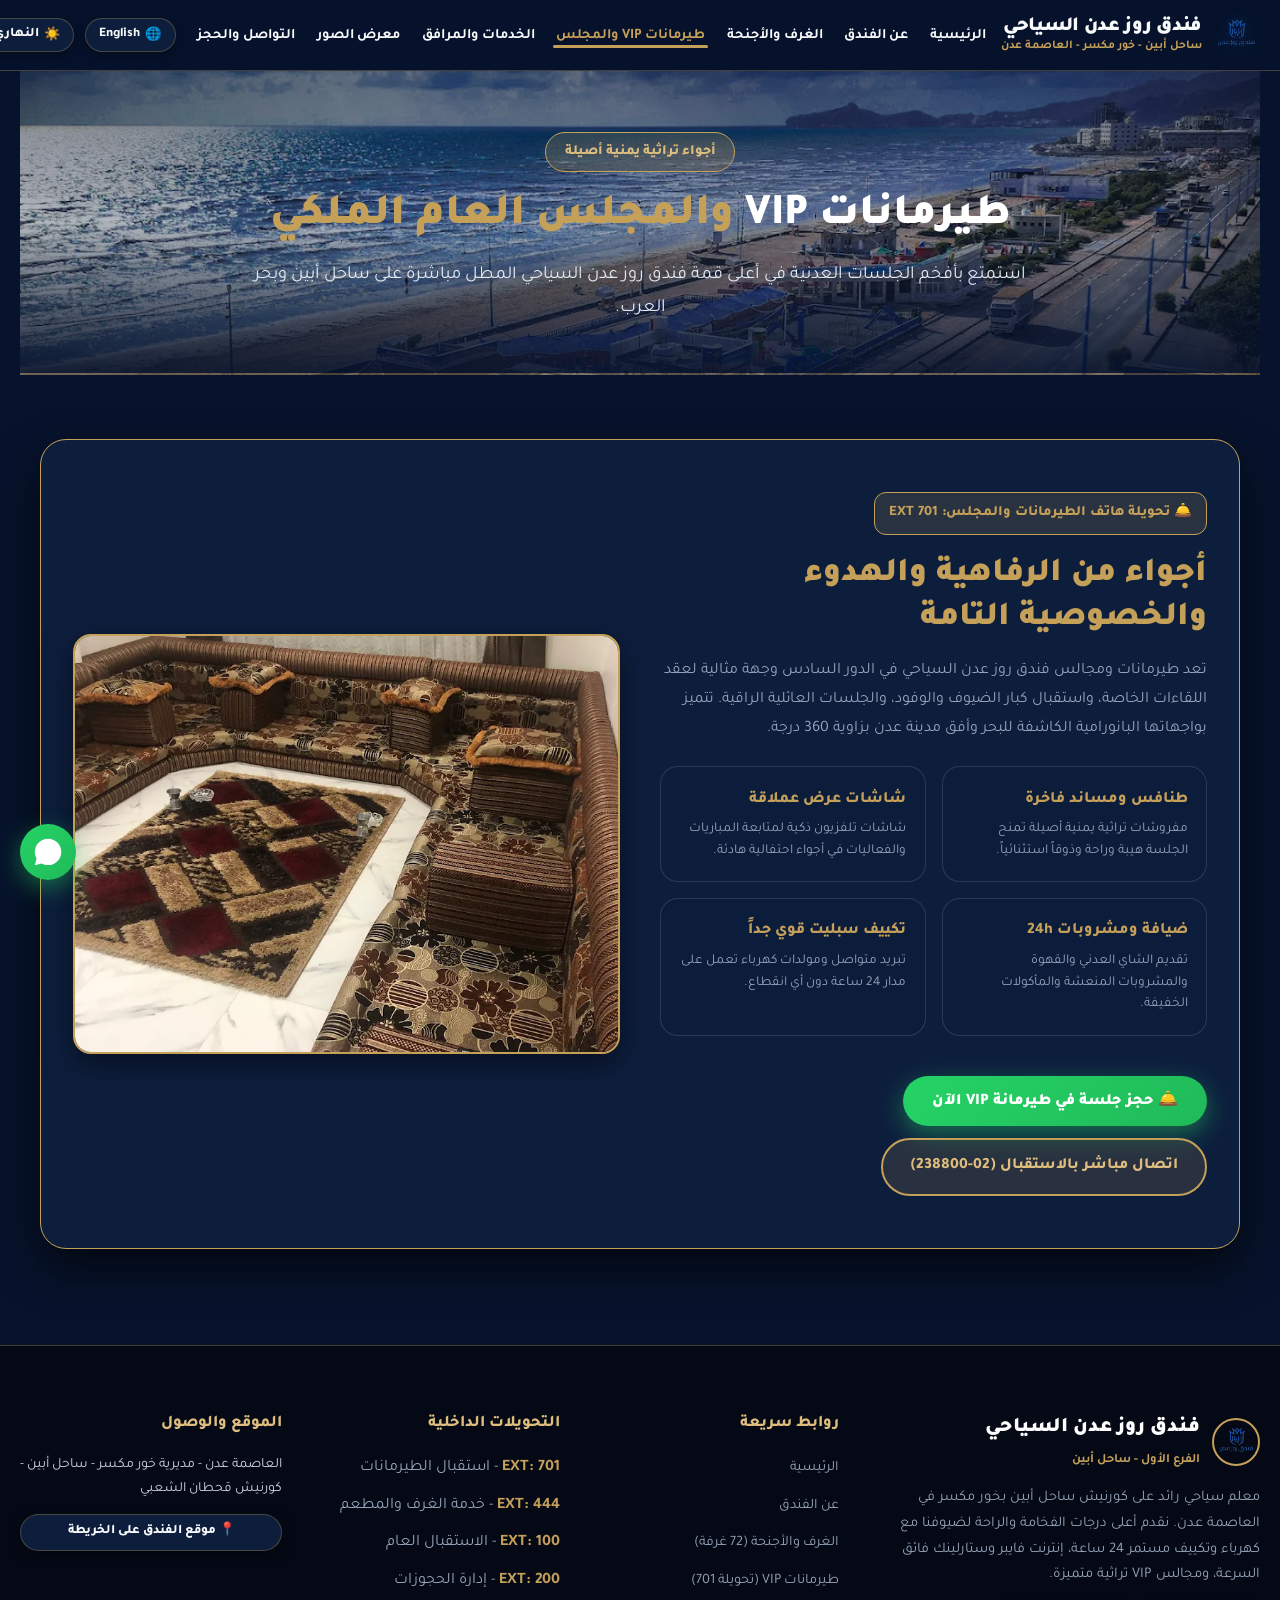
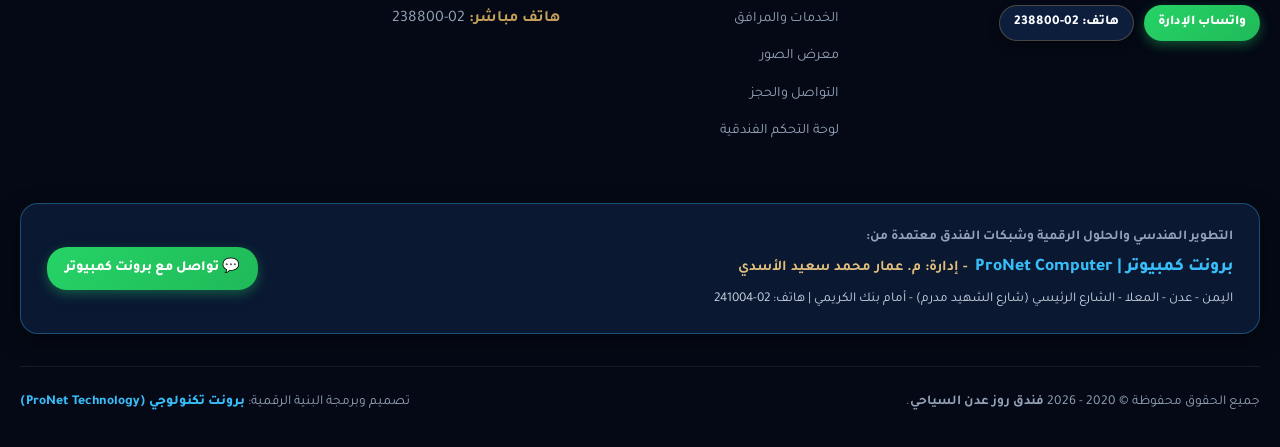
<file: tairmanah.html>
<!DOCTYPE html>
<html lang="ar" dir="rtl" data-theme="dark">
<head>
  <meta charset="UTF-8">
  <meta name="viewport" content="width=device-width, initial-scale=1.0">
  <title>طيرمانات VIP والمجلس العام | فندق روز عدن السياحي (ساحل أبين)</title>
  
  <!-- Favicon -->
  <link rel="icon" type="image/png" href="assets/favicon.png">
  <link rel="apple-touch-icon" href="assets/favicon.png">

  <!-- Typography -->
  <link rel="preconnect" href="https://fonts.googleapis.com">
  <link rel="preconnect" href="https://fonts.gstatic.com" crossorigin>
  <link href="https://fonts.googleapis.com/css2?family=Tajawal:wght@300;400;500;700;800;900&family=Plus+Jakarta+Sans:wght@400;600;700;800&display=swap" rel="stylesheet">

  <link rel="stylesheet" href="css/style.css">
</head>
<body>
  
  <!-- Header & Navigation -->
  <header>
    <div class="nav-container">
      <a href="index.html" class="logo-container">
        <img src="assets/logo.png" alt="فندق روز عدن السياحي" class="logo-img">
        <div class="logo-text">
          <h1 id="navTitle" data-bind="hotelName">فندق روز عدن السياحي</h1>
          <span id="navSub">ساحل أبين - خور مكسر - العاصمة عدن</span>
        </div>
      </a>

      <div class="nav-controls">
        <ul class="nav-links">
          <li><a href="index.html" id="nlHome" class="">الرئيسية</a></li>
          <li><a href="about.html" id="nlAbout" class="">عن الفندق</a></li>
          <li><a href="rooms.html" id="nlRooms" class="">الغرف والأجنحة</a></li>
          <li><a href="tairmanah.html" id="nlVip" class="active">طيرمانات VIP والمجلس</a></li>
          <li><a href="services.html" id="nlServices" class="">الخدمات والمرافق</a></li>
          <li><a href="gallery.html" id="nlGallery" class="">معرض الصور</a></li>
          <li><a href="contact.html" id="nlContact" class="">التواصل والحجز</a></li>
          <li class="nav-drawer-actions">
            <a href="admin.html" class="nav-admin-link" style="justify-content:center; padding:0.65rem;">
              ⚙️ الدخول إلى لوحة التحكم الفندقية
            </a>
            <a href="https://wa.me/967780000676?text=%D9%85%D8%B1%D8%AD%D8%A8%D8%A7%D9%8B%20%D9%81%D9%86%D8%AF%D9%82%20%D8%B1%D9%88%D8%B2%20%D8%B9%D8%AF%D9%86%20%D8%A7%D9%84%D8%B3%D9%8A%D8%A7%D8%AD%D9%8A%D8%8C%20%D8%A3%D8%B1%D8%BA%D8%A8%20%D8%A8%D8%A7%D9%84%D8%AD%D8%AC%D8%B2" target="_blank" class="btn-nav-book" style="justify-content:center; padding:0.65rem;">
              💬 حجز مباشر عبر واتساب: 780000676
            </a>
          </li>
        </ul>

        <!-- Language Toggle Button -->
        <button class="btn-toggle" id="btnLangToggle" onclick="toggleLanguage()" title="تغيير اللغة / Switch Language">
          🌐 <span id="langBtnText">English</span>
        </button>

        <!-- Theme Toggle Button (Day / Night) -->
        <button class="btn-toggle" id="btnThemeToggle" onclick="toggleTheme()" title="الوضع الليلي / النهاري">
          <span id="themeBtnIcon">☀️</span> <span id="themeBtnText">النهاري</span>
        </button>

        <!-- Admin Control Panel Link -->
        <a href="admin.html" class="nav-admin-link" title="لوحة التحكم الفندقية">
          ⚙️ <span id="nlAdmin">لوحة التحكم</span>
        </a>

        <!-- Direct WhatsApp Booking Nav Button -->
        <a href="https://wa.me/967780000676?text=%D9%85%D8%B1%D8%AD%D8%A8%D8%A7%D9%8B%20%D9%81%D9%86%D8%AF%D9%82%20%D8%B1%D9%88%D8%B2%20%D8%B9%D8%AF%D9%86%20%D8%A7%D9%84%D8%B3%D9%8A%D8%A7%D8%AD%D9%8A%D8%8C%20%D8%A3%D8%B1%D8%BA%D8%A8%20%D8%A8%D8%A7%D9%84%D8%AD%D8%AC%D8%B2" target="_blank" class="btn-nav-book">
          <svg width="18" height="18" viewBox="0 0 24 24" fill="currentColor"><path d="M12.04 2c-5.46 0-9.91 4.45-9.91 9.91 0 1.75.46 3.45 1.32 4.95L2.05 22l5.25-1.38c1.45.79 3.08 1.21 4.74 1.21 5.46 0 9.91-4.45 9.91-9.91 0-2.65-1.03-5.14-2.9-7.01A9.816 9.816 0 0 0 12.04 2z"/></svg>
          <span id="navBookText">واتساب: 780000676</span>
        </a>

        <!-- Mobile Nav Hamburger -->
        <button class="mobile-nav-toggle" onclick="toggleMobileNav()" aria-label="القائمة">☰</button>
      </div>
    </div>
  </header>


  
  <section class="page-hero">
    <div class="page-hero-content">
      <span class="hero-badge">أجواء تراثية يمنية أصيلة</span>
      <h1 class="page-hero-title">طيرمانات VIP <span>والمجلس العام الملكي</span></h1>
      <p class="page-hero-desc">استمتع بأفخم الجلسات العدنية في أعلى قمة فندق روز عدن السياحي المطل مباشرة على ساحل أبين وبحر العرب.</p>
    </div>
  </section>


  <main>
    
  <section>
    <div class="vip-section" style="margin-top:0;">
      <div class="vip-grid">
        <div class="vip-content">
          <div class="vip-extension-badge">
            <span>🛎️ تحويلة هاتف الطيرمانات والمجلس: EXT 701</span>
          </div>
          <h3>أجواء من الرفاهية والهدوء والخصوصية التامة</h3>
          <p>
            تعد طيرمانات ومجالس فندق روز عدن السياحي في الدور السادس وجهة مثالية لعقد اللقاءات الخاصة، واستقبال كبار الضيوف والوفود، والجلسات العائلية الراقية. تتميز بواجهاتها البانورامية الكاشفة للبحر وأفق مدينة عدن بزاوية 360 درجة.
          </p>
          <div class="vip-card-box">
            <div class="vip-feature-card">
              <h4>طنافس ومساند فاخرة</h4>
              <p>مفروشات تراثية يمنية أصيلة تمنح الجلسة هيبة وراحة وذوقاً استثنائياً.</p>
            </div>
            <div class="vip-feature-card">
              <h4>شاشات عرض عملاقة</h4>
              <p>شاشات تلفزيون ذكية لمتابعة المباريات والفعاليات في أجواء احتفالية هادئة.</p>
            </div>
            <div class="vip-feature-card">
              <h4>ضيافة ومشروبات 24h</h4>
              <p>تقديم الشاي العدني والقهوة والمشروبات المنعشة والمأكولات الخفيفة.</p>
            </div>
            <div class="vip-feature-card">
              <h4>تكييف سبليت قوي جداً</h4>
              <p>تبريد متواصل ومولدات كهرباء تعمل على مدار 24 ساعة دون أي انقطاع.</p>
            </div>
          </div>
          <div style="margin-top:2.5rem; display:flex; gap:12px; flex-wrap:wrap;">
            <button class="btn-whatsapp-hero" onclick="openBookingModal(5)">
              🛎️ حجز جلسة في طيرمانة VIP الآن
            </button>
            <a href="tel:02238800" class="btn-outline-gold">
              اتصال مباشر بالاستقبال (02-238800)
            </a>
          </div>
        </div>
        <div>
          <img src="assets/tairmanah.jpg" alt="طيرمانات VIP ومجلس عام فندق روز عدن" class="vip-img">
        </div>
      </div>
    </div>
  </section>

  </main>

  
  <!-- Footer & Official ProNet Technical Attribution -->
  <footer>
    <div class="footer-grid">
      <div class="footer-brand">
        <div style="display:flex; align-items:center; gap:12px; margin-bottom:12px;">
          <img src="assets/logo_emblem.png" alt="شعار فندق روز عدن" style="height:48px; width:48px; object-fit:cover; border-radius:50%; border:2px solid var(--accent-gold);">
          <div>
            <h4 style="margin:0; color:#fff;" data-bind="hotelName">فندق روز عدن السياحي</h4>
            <span style="color:var(--accent-gold); font-size:0.8rem; font-weight:700;">الفرع الأول - ساحل أبين</span>
          </div>
        </div>
        <p>
          معلم سياحي رائد على كورنيش ساحل أبين بخور مكسر في العاصمة عدن. نقدم أعلى درجات الفخامة والراحة لضيوفنا مع كهرباء وتكييف مستمر 24 ساعة، إنترنت فايبر وستارلينك فائق السرعة، ومجالس VIP تراثية متميزة.
        </p>
        <div style="margin-top:1rem; display:flex; flex-wrap:wrap; gap:10px;">
          <a href="https://wa.me/967780000676" target="_blank" class="pronet-wa-btn" style="padding:5px 14px; font-size:0.84rem;">واتساب الإدارة</a>
          <a href="tel:02238800" class="btn-toggle" style="font-size:0.84rem; padding:5px 14px;">هاتف: 02-238800</a>
        </div>
      </div>

      <div class="footer-col">
        <h5>روابط سريعة</h5>
        <ul>
          <li><a href="index.html">الرئيسية</a></li>
          <li><a href="about.html">عن الفندق</a></li>
          <li><a href="rooms.html">الغرف والأجنحة (72 غرفة)</a></li>
          <li><a href="tairmanah.html">طيرمانات VIP (تحويلة 701)</a></li>
          <li><a href="services.html">الخدمات والمرافق</a></li>
          <li><a href="gallery.html">معرض الصور</a></li>
          <li><a href="contact.html">التواصل والحجز</a></li>
          <li><a href="admin.html">لوحة التحكم الفندقية</a></li>
        </ul>
      </div>

      <div class="footer-col">
        <h5>التحويلات الداخلية</h5>
        <ul>
          <li><strong style="color:var(--accent-gold);">EXT: <span data-bind="ext701">701</span></strong> - استقبال الطيرمانات</li>
          <li><strong style="color:var(--accent-gold);">EXT: <span data-bind="ext444">444</span></strong> - خدمة الغرف والمطعم</li>
          <li><strong style="color:var(--accent-gold);">EXT: 100</strong> - الاستقبال العام</li>
          <li><strong style="color:var(--accent-gold);">EXT: 200</strong> - إدارة الحجوزات</li>
          <li><strong style="color:var(--accent-gold);">هاتف مباشر:</strong> <span data-bind="phone">02-238800</span></li>
        </ul>
      </div>

      <div class="footer-col">
        <h5>الموقع والوصول</h5>
        <p style="font-size:0.88rem; color:#cbd5e1; line-height:1.7;" data-bind="address">
          العاصمة عدن - مديرية خور مكسر - ساحل أبين - كورنيش قحطان الشعبي - مباشرة أمام الشاطئ، بالقرب من مطار عدن الدولي.
        </p>
        <div style="margin-top:12px;">
          <a href="https://maps.app.goo.gl/uP6U2BwVzC2J2" target="_blank" class="btn-toggle" style="font-size:0.82rem; padding:6px 12px; width:100%; justify-content:center;">
            📍 موقع الفندق على الخريطة
          </a>
        </div>
      </div>
    </div>

    <!-- Official ProNet Branding Box -->
    <div class="pronet-box">
      <div class="pronet-info">
        <div class="p-header">التطوير الهندسي والحلول الرقمية وشبكات الفندق معتمدة من:</div>
        <div style="display:flex; align-items:center; flex-wrap:wrap; gap:8px;">
          <a href="https://wa.me/967775043020" target="_blank" class="pronet-link-co">
            برونت كمبيوتر | ProNet Computer
          </a>
          <span class="pronet-eng">- إدارة: م. عمار محمد سعيد الأسدي</span>
        </div>
        <div class="pronet-addr">
          اليمن - عدن - المعلا - الشارع الرئيسي (شارع الشهيد مدرم) - أمام بنك الكريمي | هاتف: 02-241004
        </div>
      </div>
      <div class="pronet-actions">
        <a href="https://wa.me/967775043020?text=مرحبا_برونت_كمبيوتر" target="_blank" class="pronet-wa-btn">
          💬 تواصل مع برونت كمبيوتر
        </a>
      </div>
    </div>

    <div class="footer-bottom">
      <div>
        جميع الحقوق محفوظة &copy; 2020 - 2026 <strong data-bind="hotelName">فندق روز عدن السياحي (الفرع الأول)</strong>.
      </div>
      <div>
        تصميم وبرمجة البنية الرقمية: <span style="color:#38bdf8; font-weight:800;">برونت تكنولوجي (ProNet Technology)</span>
      </div>
    </div>
  </footer>

  <!-- Floating WhatsApp Button -->
  <a href="https://wa.me/967780000676?text=%D9%85%D8%B1%D8%AD%D8%A8%D8%A7%D9%8B%20%D9%81%D9%86%D8%AF%D9%82%20%D8%B1%D9%88%D8%B2%20%D8%B9%D8%AF%D9%86%20%D8%A7%D9%84%D8%B3%D9%8A%D8%A7%D8%AD%D9%8A" target="_blank" class="float-whatsapp" title="تواصل مباشر عبر واتساب">
    <svg viewBox="0 0 24 24"><path d="M12.04 2c-5.46 0-9.91 4.45-9.91 9.91 0 1.75.46 3.45 1.32 4.95L2.05 22l5.25-1.38c1.45.79 3.08 1.21 4.74 1.21 5.46 0 9.91-4.45 9.91-9.91 0-2.65-1.03-5.14-2.9-7.01A9.816 9.816 0 0 0 12.04 2z"/></svg>
  </a>

  <!-- Booking Modal -->
  <div class="modal-overlay" id="bookingModal">
    <div class="modal-box">
      <button class="modal-close" aria-label="إغلاق">&times;</button>
      <h3 class="modal-title">تأكيد حجز الإقامة الفندقية</h3>
      <div class="modal-subtitle" id="bmRoomTitle">جناح VIP الملكي الفاخر</div>

      <form id="bookingModalForm">
        <div class="form-row">
          <div class="form-group">
            <label>اسم الضيف الكريم / النزيل:</label>
            <input type="text" class="form-control" id="bmGuestName" required placeholder="الاسم ثلاثي">
          </div>
          <div class="form-group">
            <label>رقم الهاتف / الواتساب:</label>
            <input type="tel" class="form-control" id="bmGuestPhone" required placeholder="مثال: 771234567" style="direction:ltr; text-align:right;">
          </div>
        </div>

        <div class="form-row">
          <div class="form-group">
            <label>تاريخ الدخول المتوقع:</label>
            <input type="date" class="form-control" id="bmCheckIn" required>
          </div>
          <div class="form-group">
            <label>تاريخ المغادرة:</label>
            <input type="date" class="form-control" id="bmCheckOut" required>
          </div>
        </div>

        <div class="form-group">
          <label>عدد النزلاء والبالغين:</label>
          <select class="form-control" id="bmGuests">
            <option value="1">شخص واحد</option>
            <option value="2" selected>شخصين (2)</option>
            <option value="3">3 أشخاص</option>
            <option value="4">عائلة 4 أفراد</option>
            <option value="5">عائلة 5 أفراد فأكثر</option>
            <option value="10">وفد / جلسة طيرمانة (حتى 15 شخصاً)</option>
          </select>
        </div>

        <div class="form-group">
          <label>ملاحظات إضافية أو متطلبات خاصة:</label>
          <textarea class="form-control" id="bmNotes" rows="2" placeholder="إطلالة محددة، وقت الوصول من المطار..."></textarea>
        </div>

        <div class="modal-price-calc">
          <span class="label">التكلفة التقديرية للإقامة:</span>
          <span class="value" id="bmTotalPrice">حسب الطلب / أسعار خاصة</span>
        </div>

        <button type="submit" class="btn-whatsapp-hero" style="width:100%; justify-content:center; padding:0.9rem;">
          🚀 تأكيد الحجز وإرسال الطلب عبر واتساب المعتمد
        </button>
      </form>
    </div>
  </div>

  <script src="js/data.js"></script>
  <script src="js/main.js"></script>

</body>
</html>
</file>
<file: css/style.css>
/* Custom Luxury Scrollbars */
::-webkit-scrollbar {
  width: 6px;
  height: 6px;
}
::-webkit-scrollbar-track {
  background: #040915;
}
::-webkit-scrollbar-thumb {
  background: rgba(197, 160, 89, 0.45);
  border-radius: 10px;
}
::-webkit-scrollbar-thumb:hover {
  background: #c5a059;
}

/**
 * فندق روز عدن السياحي - الفرع الأول (ساحل أبين)
 * ملف التنسيقات المتكامل والشامل لكافة الصفحات والمشروع (v4 - Ultra Responsive Mobile/Tablet/Desktop)
 * Main Luxury Stylesheet (Responsive, Dark/Light Themes, RTL/LTR)
 */

:root {
  --transition: all 0.3s cubic-bezier(0.4, 0, 0.2, 1);
  --radius: 18px;
  --radius-sm: 10px;
  --radius-lg: 26px;
  
  /* Brand Luxury Palette */
  --accent-gold: #c5a059;
  --accent-gold-light: #dfbe7d;
  --accent-gold-hover: #b38d42;
  --whatsapp-green: #25d366;
  --whatsapp-green-hover: #20ba59;
  --ocean-blue: #1e60c4;
  --ocean-blue-hover: #0b4da2;
  --sky-blue: #38bdf8;
  --danger-red: #ef4444;
  --success-green: #10b981;
}

/* Dark Mode (Default Luxury Experience) */
html[data-theme="dark"] {
  --bg-body: #07132c;
  --bg-card: #0d1e3d;
  --bg-card-subtle: rgba(13, 30, 61, 0.85);
  --bg-card-hover: #132a54;
  --bg-header: rgba(7, 19, 44, 0.96);
  --primary-blue: #1e60c4;
  --primary-blue-hover: #0b4da2;
  --text-main: #f8fafc;
  --text-muted: #94a3b8;
  --text-dim: #64748b;
  --border-color: rgba(197, 160, 89, 0.32);
  --border-subtle: rgba(255, 255, 255, 0.12);
  --shadow-sm: 0 4px 12px rgba(0, 0, 0, 0.35);
  --shadow-md: 0 10px 25px rgba(0, 0, 0, 0.45);
  --shadow-lg: 0 20px 45px rgba(0, 0, 0, 0.65);
  --hero-overlay: linear-gradient(180deg, rgba(7, 19, 44, 0.55) 0%, rgba(7, 19, 44, 0.3) 50%, rgba(7, 19, 44, 0.92) 100%);
  --hero-card-bg: rgba(7, 19, 44, 0.88);
  --metric-border: rgba(255, 255, 255, 0.12);
  --chip-bg: rgba(255, 255, 255, 0.08);
  --chip-text: #cbd5e1;
  --input-bg: rgba(255, 255, 255, 0.05);
}

/* Light Mode */
html[data-theme="light"] {
  --bg-body: #f8f6f0;
  --bg-card: #ffffff;
  --bg-card-subtle: #f1f5f9;
  --bg-card-hover: #e2e8f0;
  --bg-header: rgba(255, 255, 255, 0.97);
  --primary-blue: #0b4da2;
  --primary-blue-hover: #083b7c;
  --text-main: #0f172a;
  --text-muted: #475569;
  --text-dim: #94a3b8;
  --border-color: rgba(197, 160, 89, 0.42);
  --border-subtle: #e2e8f0;
  --shadow-sm: 0 4px 10px rgba(0, 0, 0, 0.06);
  --shadow-md: 0 10px 22px rgba(0, 0, 0, 0.09);
  --shadow-lg: 0 20px 35px rgba(0, 0, 0, 0.12);
  --hero-overlay: linear-gradient(180deg, rgba(11, 77, 162, 0.45) 0%, rgba(11, 77, 162, 0.15) 50%, rgba(7, 19, 44, 0.78) 100%);
  --hero-card-bg: rgba(255, 255, 255, 0.94);
  --metric-border: #e2e8f0;
  --chip-bg: #f1f5f9;
  --chip-text: #334155;
  --input-bg: #ffffff;
}

*, *::before, *::after {
  margin: 0;
  padding: 0;
  box-sizing: border-box;
  font-family: 'Tajawal', sans-serif;
}

body[dir="ltr"], body[dir="ltr"] * {
  font-family: 'Plus Jakarta Sans', 'Tajawal', sans-serif;
}

html {
  scroll-behavior: smooth;
  overflow-x: hidden;
}

body {
  background-color: var(--bg-body);
  color: var(--text-main);
  line-height: 1.75;
  overflow-x: hidden;
  width: 100%;
  transition: background-color 0.3s ease, color 0.3s ease;
}

img {
  max-width: 100%;
  height: auto;
  display: block;
}

/* =========================================
   HEADER & NAVIGATION (Fully Responsive)
   ========================================= */
header {
  position: sticky;
  top: 0;
  z-index: 1000;
  background: var(--bg-header);
  backdrop-filter: blur(14px);
  -webkit-backdrop-filter: blur(14px);
  border-bottom: 1.5px solid var(--border-color);
  transition: var(--transition);
}

.nav-container {
  max-width: 1320px;
  margin: 0 auto;
  display: flex;
  justify-content: space-between;
  align-items: center;
  padding: 0.7rem 1.25rem;
  gap: 0.75rem;
  position: relative;
}

.logo-container {
  display: flex;
  align-items: center;
  gap: 10px;
  text-decoration: none;
  flex-shrink: 0;
}

.logo-img {
  max-height: 48px;
  width: auto;
  object-fit: contain;
  filter: drop-shadow(0 2px 8px rgba(11, 77, 162, 0.4));
  transition: transform 0.3s ease;
}

.logo-container:hover .logo-img {
  transform: scale(1.04);
}

.logo-text h1 {
  font-size: 1.25rem;
  font-weight: 900;
  color: var(--text-main);
  letter-spacing: -0.3px;
  line-height: 1.2;
}

.logo-text span {
  font-size: 0.75rem;
  color: var(--accent-gold);
  display: block;
  font-weight: 700;
  line-height: 1.3;
}

.nav-controls {
  display: flex;
  align-items: center;
  gap: 0.65rem;
}

.nav-links {
  display: flex;
  align-items: center;
  gap: 0.95rem;
  list-style: none;
  margin-left: 0.5rem;
}

body[dir="ltr"] .nav-links {
  margin-left: 0;
  margin-right: 0.5rem;
}

.nav-links a {
  color: var(--text-main);
  text-decoration: none;
  font-weight: 700;
  font-size: 0.9rem;
  transition: var(--transition);
  position: relative;
  padding: 0.35rem 0.2rem;
  white-space: nowrap;
}

.nav-links a:hover,
.nav-links a.active {
  color: var(--accent-gold);
}

.nav-links a.active::after {
  content: '';
  position: absolute;
  bottom: 0;
  left: 0;
  right: 0;
  height: 2.5px;
  background: var(--accent-gold);
  border-radius: 2px;
}

.nav-drawer-actions {
  display: none;
}

.btn-toggle {
  background: var(--bg-card);
  border: 1.5px solid var(--border-color);
  color: var(--text-main);
  padding: 0.42rem 0.85rem;
  border-radius: 20px;
  font-weight: 800;
  font-size: 0.82rem;
  cursor: pointer;
  display: inline-flex;
  align-items: center;
  gap: 5px;
  transition: var(--transition);
  box-shadow: var(--shadow-sm);
  white-space: nowrap;
  text-decoration: none;
}

.btn-toggle:hover {
  border-color: var(--accent-gold);
  color: var(--accent-gold);
  transform: translateY(-2px);
  box-shadow: var(--shadow-md);
}

.btn-nav-book {
  background: linear-gradient(135deg, var(--whatsapp-green), var(--whatsapp-green-hover));
  color: #ffffff !important;
  font-weight: 800 !important;
  padding: 0.5rem 1.15rem;
  border-radius: 30px;
  box-shadow: 0 4px 15px rgba(37, 211, 102, 0.35);
  display: inline-flex;
  align-items: center;
  gap: 6px;
  text-decoration: none;
  font-size: 0.85rem;
  transition: var(--transition);
  white-space: nowrap;
}

.btn-nav-book:hover {
  transform: translateY(-2px);
  box-shadow: 0 6px 20px rgba(37, 211, 102, 0.55);
}

.nav-admin-link {
  background: rgba(197, 160, 89, 0.15);
  border: 1.5px solid var(--accent-gold);
  color: var(--accent-gold-light) !important;
  padding: 0.42rem 0.85rem;
  border-radius: 20px;
  font-size: 0.82rem;
  font-weight: 800;
  display: inline-flex;
  align-items: center;
  gap: 5px;
  text-decoration: none;
  transition: var(--transition);
  white-space: nowrap;
}

html[data-theme="light"] .nav-admin-link {
  color: #855d14 !important;
}

.nav-admin-link:hover {
  background: var(--accent-gold);
  color: #07132c !important;
}

.mobile-nav-toggle {
  display: none;
  background: var(--bg-card);
  border: 1.5px solid var(--border-color);
  border-radius: 10px;
  width: 40px;
  height: 40px;
  align-items: center;
  justify-content: center;
  font-size: 1.35rem;
  color: var(--accent-gold);
  cursor: pointer;
  transition: var(--transition);
  flex-shrink: 0;
}

.mobile-nav-toggle:hover {
  background: var(--accent-gold);
  color: #07132c;
}

/* =========================================
   HERO & SUB-HERO BANNERS
   ========================================= */
.hero {
  position: relative;
  min-height: 82vh;
  display: flex;
  align-items: center;
  justify-content: center;
  padding: 3rem 1.25rem 4.5rem;
  background: var(--hero-overlay), url('../assets/sea_background.jpg') center/cover no-repeat;
  color: #ffffff;
  overflow: hidden;
}

.page-hero {
  position: relative;
  padding: 3.8rem 1.25rem 3rem;
  background: var(--hero-overlay), url('../assets/sea_background.jpg') center/cover no-repeat;
  text-align: center;
  color: #ffffff;
  border-bottom: 2px solid var(--border-color);
}

.page-hero-content {
  max-width: 800px;
  margin: 0 auto;
}

.page-hero-title {
  font-size: clamp(1.75rem, 4vw, 2.75rem);
  font-weight: 900;
  margin-bottom: 0.8rem;
  color: #ffffff;
  line-height: 1.3;
}

.page-hero-title span {
  color: var(--accent-gold);
}

.page-hero-desc {
  font-size: clamp(0.95rem, 2vw, 1.15rem);
  color: #e2e8f0;
  line-height: 1.8;
}

.hero-container {
  max-width: 1240px;
  width: 100%;
  margin: 0 auto;
  display: grid;
  grid-template-columns: 1.15fr 0.85fr;
  gap: 2.2rem;
  align-items: center;
  position: relative;
  z-index: 2;
}

.hero-text-card {
  background: var(--hero-card-bg);
  backdrop-filter: blur(16px);
  -webkit-backdrop-filter: blur(16px);
  border: 1.5px solid var(--border-color);
  border-radius: var(--radius-lg);
  padding: 2.5rem 2.2rem;
  box-shadow: var(--shadow-lg);
  text-align: right;
}

body[dir="ltr"] .hero-text-card {
  text-align: left;
}

.hero-badge {
  display: inline-flex;
  align-items: center;
  gap: 8px;
  background: rgba(197, 160, 89, 0.2);
  border: 1.5px solid var(--accent-gold);
  color: var(--accent-gold-light);
  padding: 0.4rem 1.15rem;
  border-radius: 50px;
  font-size: 0.88rem;
  font-weight: 800;
  margin-bottom: 1.1rem;
  max-width: 100%;
}

.hero-title {
  font-size: clamp(1.85rem, 3.8vw, 2.75rem);
  font-weight: 900;
  line-height: 1.3;
  margin-bottom: 1rem;
  color: #ffffff;
}

html[data-theme="light"] .hero-title {
  color: #07132c;
}

.hero-title span {
  color: var(--accent-gold);
}

.hero-subtitle {
  font-size: clamp(0.95rem, 1.8vw, 1.12rem);
  color: #e2e8f0;
  margin-bottom: 1.8rem;
  font-weight: 500;
  line-height: 1.8;
}

html[data-theme="light"] .hero-subtitle {
  color: #475569;
}

.hero-actions {
  display: flex;
  gap: 0.9rem;
  flex-wrap: wrap;
}

.btn-whatsapp-hero {
  background: linear-gradient(135deg, var(--whatsapp-green), var(--whatsapp-green-hover));
  color: #ffffff !important;
  padding: 0.85rem 1.8rem;
  border-radius: 30px;
  font-weight: 900;
  font-size: 1rem;
  text-decoration: none;
  box-shadow: 0 8px 25px rgba(37, 211, 102, 0.45);
  transition: var(--transition);
  display: inline-flex;
  align-items: center;
  justify-content: center;
  gap: 10px;
  cursor: pointer;
  border: none;
}

.btn-whatsapp-hero:hover {
  transform: translateY(-3px);
  box-shadow: 0 12px 30px rgba(37, 211, 102, 0.6);
}

.btn-outline-gold {
  background: rgba(197, 160, 89, 0.15);
  border: 2px solid var(--accent-gold);
  color: var(--accent-gold-light) !important;
  padding: 0.85rem 1.7rem;
  border-radius: 30px;
  font-weight: 800;
  font-size: 0.98rem;
  text-decoration: none;
  backdrop-filter: blur(5px);
  transition: var(--transition);
  display: inline-flex;
  align-items: center;
  justify-content: center;
  gap: 8px;
  cursor: pointer;
}

html[data-theme="light"] .btn-outline-gold {
  color: #855d14 !important;
  background: rgba(197, 160, 89, 0.1);
}

.btn-outline-gold:hover {
  background: var(--accent-gold);
  color: #07132c !important;
  transform: translateY(-3px);
}

.btn-maps {
  background: linear-gradient(135deg, var(--primary-blue), var(--primary-blue-hover));
  color: #ffffff !important;
  padding: 0.8rem 1.6rem;
  border-radius: 30px;
  font-weight: 800;
  font-size: 0.95rem;
  text-decoration: none;
  display: inline-flex;
  align-items: center;
  justify-content: center;
  gap: 8px;
  box-shadow: 0 6px 20px rgba(30, 96, 196, 0.4);
  transition: var(--transition);
}

.btn-maps:hover {
  transform: translateY(-2px);
  box-shadow: 0 10px 25px rgba(30, 96, 196, 0.55);
}

/* Hero Building Showcase Card */
.hero-building-card {
  position: relative;
  border-radius: var(--radius-lg);
  overflow: hidden;
  border: 3px solid var(--accent-gold);
  box-shadow: 0 25px 55px rgba(0, 0, 0, 0.65), 0 0 35px rgba(197, 160, 89, 0.35);
  height: 460px;
  transition: var(--transition);
  background: #000;
}

.hero-building-card img {
  width: 100%;
  height: 100%;
  object-fit: cover;
  object-position: center top;
  transition: transform 0.6s ease;
}

.hero-building-card:hover img {
  transform: scale(1.04);
}

.building-badge-overlay {
  position: absolute;
  bottom: 14px;
  left: 14px;
  right: 14px;
  background: rgba(7, 19, 44, 0.9);
  backdrop-filter: blur(12px);
  -webkit-backdrop-filter: blur(12px);
  border: 1.5px solid var(--accent-gold);
  border-radius: 16px;
  padding: 12px 16px;
  display: flex;
  justify-content: space-between;
  align-items: center;
  gap: 10px;
  flex-wrap: wrap;
  color: #ffffff;
}

.building-badge-overlay h4 {
  font-size: 0.95rem;
  font-weight: 800;
  color: var(--accent-gold-light);
}

.building-badge-overlay span {
  font-size: 0.8rem;
  color: #cbd5e1;
  font-weight: 600;
}

/* =========================================
   METRICS BANNER
   ========================================= */
.metrics-bar {
  background: var(--bg-card);
  max-width: 1180px;
  margin: -3rem auto 3rem;
  position: relative;
  z-index: 10;
  border-radius: var(--radius);
  box-shadow: var(--shadow-lg);
  display: grid;
  grid-template-columns: repeat(4, 1fr);
  padding: 1.6rem 1.2rem;
  border: 1.5px solid var(--border-color);
  transition: var(--transition);
}

.metric-item {
  text-align: center;
  padding: 0.5rem 0.8rem;
  border-left: 1px solid var(--metric-border);
}

body[dir="ltr"] .metric-item {
  border-left: none;
  border-right: 1px solid var(--metric-border);
}

body[dir="rtl"] .metric-item:last-child,
body[dir="ltr"] .metric-item:last-child {
  border-left: none;
  border-right: none;
}

.metric-value {
  font-size: clamp(1.45rem, 2.5vw, 1.9rem);
  font-weight: 900;
  color: var(--accent-gold);
  margin-bottom: 0.2rem;
}

.metric-label {
  font-size: 0.88rem;
  color: var(--text-muted);
  font-weight: 700;
}

/* =========================================
   GLOBAL SECTIONS, ABOUT GRID & CONTACT SPLIT GRID
   ========================================= */
section {
  padding: 4rem 1.25rem;
  max-width: 1240px;
  margin: 0 auto;
}

.section-header {
  text-align: center;
  max-width: 760px;
  margin: 0 auto 3rem;
}

.section-tag {
  font-size: 0.86rem;
  font-weight: 800;
  text-transform: uppercase;
  letter-spacing: 1px;
  color: var(--accent-gold);
  margin-bottom: 0.4rem;
  display: block;
}

.section-title {
  font-size: clamp(1.65rem, 3.2vw, 2.25rem);
  font-weight: 900;
  color: var(--text-main);
  line-height: 1.3;
  margin-bottom: 0.75rem;
}

.section-desc {
  color: var(--text-muted);
  font-size: 1rem;
  line-height: 1.8;
}

/* Responsive Two-Column Grids (Replaces Broken Inline Styles) */
.about-grid {
  display: grid;
  grid-template-columns: 1fr 1fr;
  gap: 3rem;
  align-items: center;
}

.about-img-wrapper {
  position: relative;
}

.about-main-img {
  width: 100%;
  height: 430px;
  object-fit: cover;
  border-radius: var(--radius);
  box-shadow: var(--shadow-lg);
  border: 2px solid var(--border-color);
}

.about-year-badge {
  position: absolute;
  bottom: -16px;
  right: 16px;
  background: var(--bg-card);
  color: var(--text-main);
  padding: 1rem 1.5rem;
  border-radius: var(--radius);
  box-shadow: var(--shadow-md);
  border: 1.5px solid var(--accent-gold);
}

.contact-split-grid {
  display: grid;
  grid-template-columns: 1fr 1fr;
  gap: 2.5rem;
  align-items: start;
  margin-bottom: 3rem;
}

.contact-box-card {
  background: var(--bg-card);
  border: 1.5px solid var(--border-color);
  border-radius: var(--radius);
  padding: 2rem;
  box-shadow: var(--shadow-md);
}

/* =========================================
   EXTENSIONS DIRECTORY BAR
   ========================================= */
.extensions-banner {
  background: var(--bg-card);
  border-radius: var(--radius);
  padding: 1.5rem 1.8rem;
  box-shadow: var(--shadow-md);
  margin: 1.5rem auto 2.5rem;
  border: 1.5px solid var(--border-color);
  display: grid;
  grid-template-columns: repeat(auto-fit, minmax(min(100%, 220px), 1fr));
  gap: 1.25rem;
  align-items: center;
}

.ext-box {
  display: flex;
  align-items: center;
  gap: 12px;
}

.ext-icon {
  width: 48px;
  height: 48px;
  border-radius: 14px;
  background: rgba(197, 160, 89, 0.15);
  color: var(--accent-gold);
  display: flex;
  align-items: center;
  justify-content: center;
  font-size: 1.4rem;
  flex-shrink: 0;
}

.ext-info h5 {
  font-size: 0.9rem;
  font-weight: 800;
  color: var(--text-main);
}

.ext-info span {
  font-size: 1.1rem;
  font-weight: 900;
  color: var(--accent-gold);
  direction: ltr;
  display: inline-block;
}

/* =========================================
   ROOMS CARDS & FILTERS
   ========================================= */
.filter-tabs {
  display: flex;
  justify-content: center;
  gap: 0.55rem;
  flex-wrap: wrap;
  margin-bottom: 2.2rem;
}

.filter-btn {
  background: var(--bg-card);
  border: 1.5px solid var(--border-subtle);
  color: var(--text-main);
  padding: 0.5rem 1.2rem;
  border-radius: 30px;
  font-weight: 800;
  font-size: 0.88rem;
  cursor: pointer;
  transition: var(--transition);
}

.filter-btn:hover,
.filter-btn.active {
  background: var(--accent-gold);
  border-color: var(--accent-gold);
  color: #07132c;
  transform: translateY(-2px);
  box-shadow: var(--shadow-sm);
}

.rooms-grid {
  display: grid;
  grid-template-columns: repeat(auto-fill, minmax(min(100%, 330px), 1fr));
  gap: 1.75rem;
}

.room-card {
  background: var(--bg-card);
  border-radius: var(--radius);
  overflow: hidden;
  box-shadow: var(--shadow-md);
  transition: var(--transition);
  border: 1.5px solid var(--border-subtle);
  display: flex;
  flex-direction: column;
}

.room-card:hover {
  transform: translateY(-5px);
  box-shadow: var(--shadow-lg);
  border-color: var(--accent-gold);
}

.room-img-box {
  position: relative;
  height: 240px;
  overflow: hidden;
}

.room-img-box img {
  width: 100%;
  height: 100%;
  object-fit: cover;
  transition: transform 0.5s ease;
}

.room-card:hover .room-img-box img {
  transform: scale(1.06);
}

.room-tag {
  position: absolute;
  top: 14px;
  right: 14px;
  background: rgba(7, 19, 44, 0.92);
  backdrop-filter: blur(5px);
  color: var(--accent-gold-light);
  padding: 0.32rem 0.85rem;
  border-radius: 20px;
  font-size: 0.8rem;
  font-weight: 800;
  border: 1px solid var(--accent-gold);
}

body[dir="ltr"] .room-tag {
  right: auto;
  left: 14px;
}

.room-info {
  padding: 1.4rem;
  display: flex;
  flex-direction: column;
  flex-grow: 1;
}

.room-title {
  font-size: 1.25rem;
  font-weight: 800;
  color: var(--text-main);
  margin-bottom: 0.45rem;
}

.room-desc {
  color: var(--text-muted);
  font-size: 0.92rem;
  margin-bottom: 1rem;
  line-height: 1.65;
}

.room-meta-specs {
  display: flex;
  flex-wrap: wrap;
  gap: 12px;
  margin-bottom: 1rem;
  color: var(--text-muted);
  font-size: 0.84rem;
  font-weight: 700;
}

.room-meta-specs span {
  display: inline-flex;
  align-items: center;
  gap: 4px;
}

.room-amenities {
  display: flex;
  flex-wrap: wrap;
  gap: 7px;
  margin-bottom: 1.3rem;
  margin-top: auto;
}

.amenity-chip {
  background: var(--chip-bg);
  color: var(--chip-text);
  font-size: 0.78rem;
  padding: 0.25rem 0.6rem;
  border-radius: 6px;
  border: 1px solid var(--border-subtle);
  font-weight: 600;
}

.room-footer {
  border-top: 1px solid var(--border-subtle);
  padding-top: 1rem;
  display: flex;
  justify-content: space-between;
  align-items: center;
  gap: 10px;
  flex-wrap: wrap;
}

.room-pricing {
  display: flex;
  flex-direction: column;
}

.room-price-main {
  font-size: 1.05rem;
  font-weight: 900;
  color: var(--accent-gold);
  line-height: 1.2;
}

.room-price-sub {
  font-size: 0.76rem;
  color: var(--text-muted);
}

.btn-book-room {
  background: linear-gradient(135deg, var(--whatsapp-green), var(--whatsapp-green-hover));
  color: #ffffff !important;
  text-decoration: none;
  padding: 0.55rem 1.15rem;
  border-radius: 20px;
  font-size: 0.86rem;
  font-weight: 800;
  transition: var(--transition);
  display: inline-flex;
  align-items: center;
  gap: 6px;
  box-shadow: 0 4px 12px rgba(37, 211, 102, 0.35);
  cursor: pointer;
  border: none;
  white-space: nowrap;
}

.btn-book-room:hover {
  transform: translateY(-2px);
  box-shadow: 0 6px 16px rgba(37, 211, 102, 0.5);
}

/* =========================================
   VIP TAIRMANAH & MAJLIS SECTION
   ========================================= */
.vip-section {
  background: var(--bg-card);
  border-radius: var(--radius-lg);
  padding: 3.2rem 2rem;
  color: var(--text-main);
  margin: 2rem auto;
  box-shadow: var(--shadow-lg);
  border: 1.5px solid var(--accent-gold);
}

.vip-grid {
  display: grid;
  grid-template-columns: 1fr 1fr;
  gap: 2.5rem;
  align-items: center;
}

.vip-content h3 {
  font-size: clamp(1.55rem, 3vw, 2.1rem);
  font-weight: 900;
  color: var(--accent-gold);
  margin-bottom: 1rem;
  line-height: 1.3;
}

.vip-content p {
  color: var(--text-muted);
  font-size: 1rem;
  margin-bottom: 1.4rem;
  line-height: 1.8;
}

.vip-extension-badge {
  display: inline-flex;
  align-items: center;
  gap: 8px;
  background: rgba(197, 160, 89, 0.15);
  border: 1px solid var(--accent-gold);
  border-radius: 12px;
  padding: 8px 14px;
  font-size: 0.9rem;
  font-weight: 800;
  color: var(--accent-gold);
  margin-bottom: 1.2rem;
  max-width: 100%;
}

.vip-card-box {
  display: grid;
  grid-template-columns: 1fr 1fr;
  gap: 1rem;
}

.vip-feature-card {
  background: var(--bg-card-subtle);
  border: 1px solid var(--border-subtle);
  border-radius: var(--radius);
  padding: 1.15rem;
}

.vip-feature-card h4 {
  color: var(--accent-gold);
  font-size: 1rem;
  margin-bottom: 0.35rem;
  font-weight: 800;
}

.vip-feature-card p {
  color: var(--text-muted);
  font-size: 0.85rem;
  margin-bottom: 0;
  line-height: 1.6;
}

.vip-img {
  width: 100%;
  height: 420px;
  object-fit: cover;
  border-radius: var(--radius);
  border: 2px solid var(--accent-gold);
  box-shadow: 0 10px 30px rgba(0, 0, 0, 0.5);
}

/* =========================================
   AMENITIES & SERVICES CARDS
   ========================================= */
.amenities-grid {
  display: grid;
  grid-template-columns: repeat(auto-fill, minmax(min(100%, 250px), 1fr));
  gap: 1.5rem;
}

.amenity-card {
  background: var(--bg-card);
  padding: 1.75rem 1.5rem;
  border-radius: var(--radius);
  box-shadow: var(--shadow-sm);
  border: 1.5px solid var(--border-subtle);
  transition: var(--transition);
  text-align: right;
}

body[dir="ltr"] .amenity-card {
  text-align: left;
}

.amenity-card:hover {
  transform: translateY(-4px);
  box-shadow: var(--shadow-md);
  border-color: var(--accent-gold);
}

.amenity-icon {
  width: 52px;
  height: 52px;
  border-radius: 14px;
  background: rgba(197, 160, 89, 0.15);
  display: flex;
  align-items: center;
  justify-content: center;
  margin-bottom: 1.1rem;
  color: var(--accent-gold);
  font-size: 1.55rem;
}

.amenity-card h4 {
  font-size: 1.15rem;
  font-weight: 800;
  color: var(--text-main);
  margin-bottom: 0.45rem;
}

.amenity-card p {
  color: var(--text-muted);
  font-size: 0.9rem;
  line-height: 1.7;
}

/* =========================================
   PHOTO GALLERY
   ========================================= */
.gallery-grid {
  display: grid;
  grid-template-columns: repeat(auto-fill, minmax(min(100%, 280px), 1fr));
  gap: 1.4rem;
}

.gallery-item {
  height: 240px;
  border-radius: var(--radius);
  overflow: hidden;
  box-shadow: var(--shadow-sm);
  border: 1.5px solid var(--border-subtle);
  position: relative;
  cursor: pointer;
}

.gallery-item.featured {
  grid-column: span 2;
  height: 290px;
}

.gallery-item img {
  width: 100%;
  height: 100%;
  object-fit: cover;
  transition: transform 0.5s ease;
}

.gallery-item:hover img {
  transform: scale(1.07);
}

.gallery-overlay {
  position: absolute;
  inset: 0;
  background: linear-gradient(180deg, transparent 35%, rgba(7, 19, 44, 0.88) 100%);
  display: flex;
  align-items: flex-end;
  padding: 1rem;
  opacity: 1;
  transition: var(--transition);
}

.gallery-overlay h5 {
  color: #ffffff;
  font-size: 0.92rem;
  font-weight: 700;
}

/* =========================================
   GUEST REVIEWS
   ========================================= */
.reviews-grid {
  display: grid;
  grid-template-columns: repeat(auto-fill, minmax(min(100%, 300px), 1fr));
  gap: 1.5rem;
}

.review-card {
  background: var(--bg-card);
  border-radius: var(--radius);
  padding: 1.6rem;
  box-shadow: var(--shadow-sm);
  border: 1.5px solid var(--border-subtle);
  position: relative;
}

.stars {
  color: #f59e0b;
  margin-bottom: 0.7rem;
  font-size: 1.1rem;
  letter-spacing: 2px;
}

.review-quote {
  font-size: 0.94rem;
  color: var(--text-main);
  font-style: italic;
  margin-bottom: 1.2rem;
  line-height: 1.7;
}

.reviewer {
  display: flex;
  align-items: center;
  gap: 10px;
}

.reviewer-avatar {
  width: 42px;
  height: 42px;
  border-radius: 50%;
  background: var(--primary-blue);
  color: #ffffff;
  display: flex;
  align-items: center;
  justify-content: center;
  font-weight: 800;
  font-size: 0.95rem;
  flex-shrink: 0;
}

.reviewer-info h5 {
  font-size: 0.95rem;
  font-weight: 800;
  color: var(--text-main);
}

.reviewer-info span {
  font-size: 0.8rem;
  color: var(--text-muted);
}

/* =========================================
   CONTACT & RESERVATION SECTION
   ========================================= */
.booking-section {
  background: linear-gradient(135deg, #07132c, #0d2857);
  color: #ffffff;
  border-radius: var(--radius-lg);
  padding: 3.5rem 1.75rem;
  margin: 2.5rem auto;
  text-align: center;
  position: relative;
  overflow: hidden;
  border: 1.5px solid var(--accent-gold);
}

.booking-content {
  max-width: 860px;
  margin: 0 auto;
  position: relative;
  z-index: 2;
}

.booking-title {
  font-size: clamp(1.65rem, 3.5vw, 2.4rem);
  font-weight: 900;
  color: #ffffff;
  margin-bottom: 0.85rem;
}

.booking-title span {
  color: var(--accent-gold-light);
}

.booking-desc {
  font-size: 1.05rem;
  color: #cbd5e1;
  margin-bottom: 2.2rem;
}

.contact-cards {
  display: grid;
  grid-template-columns: repeat(auto-fit, minmax(min(100%, 220px), 1fr));
  gap: 1.15rem;
  margin-bottom: 2.2rem;
  text-align: right;
}

body[dir="ltr"] .contact-cards {
  text-align: left;
}

.c-card {
  background: rgba(255, 255, 255, 0.08);
  border: 1px solid rgba(255, 255, 255, 0.15);
  border-radius: var(--radius);
  padding: 1.35rem;
  backdrop-filter: blur(8px);
  transition: var(--transition);
  text-decoration: none;
  color: #ffffff;
  display: block;
}

.c-card:hover {
  background: rgba(255, 255, 255, 0.16);
  border-color: var(--accent-gold);
  transform: translateY(-3px);
}

.c-card.whatsapp-card {
  border-color: rgba(37, 211, 102, 0.5);
  background: rgba(37, 211, 102, 0.15);
}

.c-card.whatsapp-card:hover {
  border-color: var(--whatsapp-green);
  background: rgba(37, 211, 102, 0.25);
}

.c-card-icon {
  color: var(--accent-gold);
  font-size: 1.5rem;
  margin-bottom: 0.5rem;
}

.c-card h5 {
  font-size: 0.92rem;
  color: var(--accent-gold-light);
  margin-bottom: 0.25rem;
  font-weight: 800;
}

.c-card p {
  font-size: 1.05rem;
  font-weight: 800;
  direction: ltr;
  text-align: right;
}

body[dir="ltr"] .c-card p {
  text-align: left;
}

/* =========================================
   BOOKING MODAL (POPUP DIALOG)
   ========================================= */
.modal-overlay {
  position: fixed;
  inset: 0;
  background: rgba(0, 0, 0, 0.78);
  backdrop-filter: blur(8px);
  z-index: 2000;
  display: none;
  align-items: center;
  justify-content: center;
  padding: 1rem;
}

.modal-overlay.active {
  display: flex;
}

.modal-box {
  background: var(--bg-card);
  border: 2px solid var(--accent-gold);
  border-radius: var(--radius-lg);
  max-width: 600px;
  width: 100%;
  max-height: 92vh;
  overflow-y: auto;
  padding: 2rem 1.6rem;
  box-shadow: var(--shadow-lg);
  position: relative;
  text-align: right;
}

body[dir="ltr"] .modal-box {
  text-align: left;
}

.modal-close {
  position: absolute;
  top: 14px;
  left: 16px;
  background: rgba(255, 255, 255, 0.08);
  border: 1px solid var(--border-subtle);
  width: 36px;
  height: 36px;
  border-radius: 50%;
  font-size: 1.4rem;
  color: var(--text-muted);
  cursor: pointer;
  display: flex;
  align-items: center;
  justify-content: center;
  transition: var(--transition);
}

body[dir="ltr"] .modal-close {
  left: auto;
  right: 16px;
}

.modal-close:hover {
  color: var(--accent-gold);
  border-color: var(--accent-gold);
}

.modal-title {
  font-size: 1.45rem;
  font-weight: 900;
  color: var(--text-main);
  margin-bottom: 0.35rem;
  padding-left: 2.2rem;
}

.modal-subtitle {
  color: var(--accent-gold);
  font-weight: 700;
  font-size: 0.92rem;
  margin-bottom: 1.5rem;
}

.form-group {
  margin-bottom: 1.1rem;
}

.form-group label {
  display: block;
  font-weight: 700;
  font-size: 0.9rem;
  color: var(--text-main);
  margin-bottom: 0.35rem;
}

.form-control {
  width: 100%;
  padding: 0.75rem 0.95rem;
  border-radius: var(--radius-sm);
  background: var(--input-bg);
  border: 1.5px solid var(--border-subtle);
  color: var(--text-main);
  font-size: 0.95rem;
  outline: none;
  transition: var(--transition);
}

.form-control:focus {
  border-color: var(--accent-gold);
  box-shadow: 0 0 0 3px rgba(197, 160, 89, 0.2);
}

.form-row {
  display: grid;
  grid-template-columns: 1fr 1fr;
  gap: 1rem;
}

.modal-price-calc {
  background: rgba(197, 160, 89, 0.12);
  border: 1px dashed var(--accent-gold);
  border-radius: var(--radius-sm);
  padding: 0.95rem 1.1rem;
  margin: 1.25rem 0;
  display: flex;
  justify-content: space-between;
  align-items: center;
  flex-wrap: wrap;
  gap: 8px;
}

.modal-price-calc .label {
  font-weight: 700;
  color: var(--text-main);
  font-size: 0.9rem;
}

.modal-price-calc .value {
  font-size: 1.05rem;
  font-weight: 900;
  color: var(--accent-gold);
}

/* =========================================
   FOOTER & PRONET OFFICIAL IDENTITY
   ========================================= */
footer {
  background: #040915;
  color: #94a3b8;
  padding: 4rem 1.25rem 2rem;
  border-top: 1.5px solid var(--border-color);
}

.footer-grid {
  max-width: 1240px;
  margin: 0 auto;
  display: grid;
  grid-template-columns: 1.6fr 1fr 1fr 1.1fr;
  gap: 2.5rem;
  margin-bottom: 3rem;
}

.footer-brand h4 {
  color: #ffffff;
  font-size: 1.3rem;
  font-weight: 900;
  margin-bottom: 0.6rem;
}

.footer-brand p {
  font-size: 0.92rem;
  line-height: 1.75;
}

.footer-col h5 {
  color: var(--accent-gold-light);
  font-size: 1.02rem;
  font-weight: 800;
  margin-bottom: 1rem;
}

.footer-col ul {
  list-style: none;
}

.footer-col ul li {
  margin-bottom: 0.6rem;
}

.footer-col ul a {
  color: #94a3b8;
  text-decoration: none;
  font-size: 0.9rem;
  transition: var(--transition);
}

.footer-col ul a:hover {
  color: var(--accent-gold);
}

/* Official ProNet Box in Footer */
.pronet-box {
  max-width: 1240px;
  margin: 0 auto 2rem;
  background: rgba(13, 30, 61, 0.75);
  border: 1.5px solid rgba(56, 182, 255, 0.35);
  border-radius: 18px;
  padding: 1.35rem 1.6rem;
  display: flex;
  justify-content: space-between;
  align-items: center;
  flex-wrap: wrap;
  gap: 1.2rem;
  box-shadow: 0 8px 24px rgba(0, 0, 0, 0.4);
}

.pronet-info {
  text-align: right;
  flex: 1;
  min-width: 240px;
}

body[dir="ltr"] .pronet-info {
  text-align: left;
}

.pronet-info .p-header {
  font-size: 0.85rem;
  color: #94a3b8;
  margin-bottom: 4px;
  font-weight: 600;
}

.pronet-link-co {
  color: #38bdf8;
  text-decoration: none;
  font-size: 1.1rem;
  font-weight: 800;
  transition: var(--transition);
  display: inline-block;
}

.pronet-link-co:hover {
  color: #7dd3fc;
  text-decoration: underline;
}

.pronet-eng {
  color: var(--accent-gold-light);
  font-weight: 700;
  font-size: 0.92rem;
}

.pronet-addr {
  font-size: 0.84rem;
  color: #cbd5e1;
  margin-top: 4px;
}

.pronet-actions {
  display: flex;
  align-items: center;
  gap: 10px;
  flex-wrap: wrap;
}

.pronet-wa-btn {
  background: linear-gradient(135deg, var(--whatsapp-green), var(--whatsapp-green-hover));
  color: #ffffff !important;
  padding: 0.55rem 1.15rem;
  border-radius: 20px;
  font-size: 0.88rem;
  font-weight: 800;
  text-decoration: none;
  display: inline-flex;
  align-items: center;
  gap: 7px;
  box-shadow: 0 4px 12px rgba(37, 211, 102, 0.35);
  transition: var(--transition);
}

.pronet-wa-btn:hover {
  transform: translateY(-2px);
  box-shadow: 0 6px 18px rgba(37, 211, 102, 0.5);
}

.footer-bottom {
  max-width: 1240px;
  margin: 0 auto;
  text-align: center;
  border-top: 1px solid rgba(255, 255, 255, 0.08);
  padding-top: 1.5rem;
  font-size: 0.85rem;
  display: flex;
  justify-content: space-between;
  flex-wrap: wrap;
  gap: 0.8rem;
}

/* =========================================
   FLOATING ACTION BUTTONS
   ========================================= */
.float-whatsapp {
  position: fixed;
  bottom: 20px;
  left: 20px;
  width: 56px;
  height: 56px;
  background: linear-gradient(135deg, var(--whatsapp-green), var(--whatsapp-green-hover));
  color: white;
  border-radius: 50%;
  display: flex;
  align-items: center;
  justify-content: center;
  box-shadow: 0 8px 25px rgba(37, 211, 102, 0.45);
  z-index: 990;
  text-decoration: none;
  transition: var(--transition);
}

body[dir="ltr"] .float-whatsapp {
  left: auto;
  right: 20px;
}

.float-whatsapp:hover {
  transform: scale(1.08);
  box-shadow: 0 12px 30px rgba(37, 211, 102, 0.65);
}

.float-whatsapp svg {
  width: 32px;
  height: 32px;
  fill: white;
}

/* =========================================
   RESPONSIVE BREAKPOINTS (Medium, Tablet & Mobile)
   ========================================= */
@media (max-width: 1180px) {
  .nav-links {
    display: none;
  }
  .nav-links.mobile-active {
    display: flex;
    flex-direction: column;
    align-items: stretch;
    position: absolute;
    top: 100%;
    left: 0;
    right: 0;
    margin: 0;
    background: var(--bg-card);
    padding: 1.25rem;
    border-bottom: 2px solid var(--accent-gold);
    box-shadow: var(--shadow-lg);
    gap: 0.35rem;
    z-index: 1005;
  }
  .nav-links.mobile-active li {
    width: 100%;
  }
  .nav-links.mobile-active a {
    display: block;
    padding: 0.65rem 1rem;
    border-radius: 10px;
    font-size: 0.95rem;
    background: rgba(255, 255, 255, 0.03);
  }
  .nav-links.mobile-active a.active {
    background: rgba(197, 160, 89, 0.15);
    color: var(--accent-gold);
  }
  .nav-links.mobile-active a.active::after {
    display: none;
  }
  .nav-links.mobile-active .nav-drawer-actions {
    display: flex;
    flex-direction: column;
    gap: 0.65rem;
    margin-top: 0.65rem;
    padding-top: 0.85rem;
    border-top: 1px solid var(--border-subtle);
  }
  .mobile-nav-toggle {
    display: inline-flex;
  }
}

@media (max-width: 992px) {
  .hero-container {
    grid-template-columns: 1fr;
    gap: 1.8rem;
  }
  .hero-building-card {
    height: 380px;
  }
  .about-grid,
  .vip-grid,
  .contact-split-grid {
    grid-template-columns: 1fr;
    gap: 2rem;
  }
  .metrics-bar {
    grid-template-columns: repeat(2, 1fr);
    margin: -1.8rem 1.25rem 2.5rem;
    gap: 1rem;
  }
  .metric-item:nth-child(2) {
    border-left: none;
    border-right: none;
  }
  .footer-grid {
    grid-template-columns: 1fr 1fr;
    gap: 2rem;
  }
}

@media (max-width: 768px) {
  .nav-container {
    padding: 0.55rem 0.75rem;
    gap: 0.4rem;
  }
  .logo-container {
    gap: 8px;
    min-width: 0;
    flex: 1;
  }
  .logo-img {
    max-height: 36px;
    max-width: 64px;
  }
  .logo-text {
    min-width: 0;
  }
  .logo-text h1 {
    font-size: 0.96rem;
    white-space: nowrap;
    overflow: hidden;
    text-overflow: ellipsis;
  }
  .logo-text span {
    font-size: 0.64rem;
    white-space: nowrap;
    overflow: hidden;
    text-overflow: ellipsis;
  }
  .nav-controls {
    gap: 0.35rem;
    flex-shrink: 0;
  }
  /* Hide large buttons in topbar on mobile; they appear inside the hamburger menu drawer */
  .nav-controls > .btn-nav-book,
  .nav-controls > .nav-admin-link {
    display: none;
  }
  .btn-toggle {
    padding: 0.35rem 0.65rem;
    font-size: 0.76rem;
  }
  .hero {
    min-height: auto;
    padding: 2rem 1rem 3.5rem;
  }
  .hero-text-card {
    padding: 1.6rem 1.35rem;
  }
  .hero-actions {
    flex-direction: column;
  }
  .hero-actions a,
  .hero-actions button {
    width: 100%;
  }
  .hero-building-card {
    height: 300px;
  }
  section {
    padding: 3rem 1rem;
  }
  .about-main-img,
  .vip-img {
    height: 300px;
  }
  .vip-section {
    padding: 2rem 1.25rem;
    margin: 1rem;
  }
  .vip-card-box {
    grid-template-columns: 1fr;
  }
  .gallery-item.featured {
    grid-column: span 1;
    height: 240px;
  }
  .contact-box-card {
    padding: 1.4rem;
  }
  .booking-section {
    padding: 2.5rem 1.2rem;
    margin: 1.5rem 1rem;
  }
  .form-row {
    grid-template-columns: 1fr;
  }
  .footer-grid {
    grid-template-columns: 1fr;
    gap: 1.8rem;
  }
  .pronet-box {
    flex-direction: column;
    align-items: flex-start;
    padding: 1.2rem;
  }
  .footer-bottom {
    flex-direction: column;
    text-align: center;
  }
}

@media (max-width: 520px) {
  .metrics-bar {
    grid-template-columns: 1fr;
    margin: 1.2rem 1rem 2rem;
    padding: 1.2rem;
  }
  .metric-item {
    border: none !important;
    border-bottom: 1px solid var(--metric-border) !important;
    padding-bottom: 0.8rem;
  }
  .metric-item:last-child {
    border-bottom: none !important;
    padding-bottom: 0;
  }
  #themeBtnText {
    display: none;
  }
}

@media (max-width: 430px) {
  .logo-img {
    max-width: 46px;
    max-height: 32px;
  }
  .logo-text h1 {
    font-size: 0.9rem;
  }
  .logo-text span {
    font-size: 0.6rem;
  }
  .btn-toggle {
    padding: 0.3rem 0.5rem;
    font-size: 0.72rem;
  }
  .mobile-nav-toggle {
    width: 35px;
    height: 35px;
    font-size: 1.15rem;
  }
}
</file>
